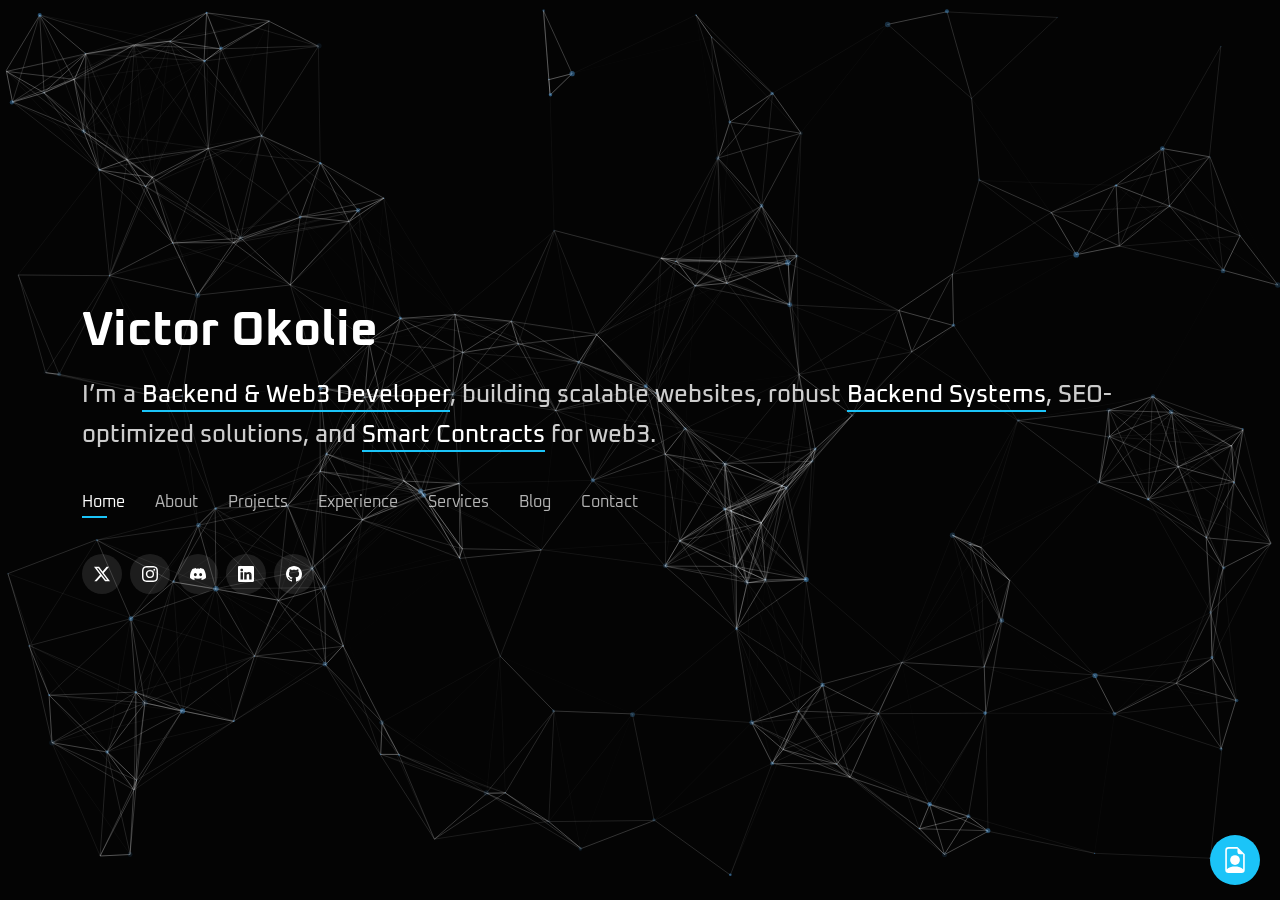
<file: index.html>
<!DOCTYPE html>
<html lang="en">

<head>
  <!-- seo  -->
  <meta charset="utf-8">
  <meta content="width=device-width, initial-scale=1.0" name="viewport">

  <title>Victor Okolie – Backend & Web3 Developer</title>
  <meta name="description" content="Backend & Web3 Developer specializing in scalable websites, backend systems, SEO-friendly solutions, and smart contract development for Web3.">
  <meta name="keywords" content="victor okolie, quest coding, questcoding, backend developer portfolio, web3 developer, django developer, python developer, smart contract developer, full-stack developer, software engineer, website developer, API development, database design, solidity developer, freelance developer">
  <meta name="author" content="Victor Okolie">
  <meta name="robots" content="index, follow">
  <meta name="google-site-verification" content="BYHfNk9mhL8WiO7GUt91PjUvwo6tgQgrXlt5xpo_5-k" />
  <meta itemprop="image" content="https://victorokolie.com/assets/img/me.webp">
  <!-- Open graph meta tags -->

  <meta property="og:type" content="website">
  <meta property="og:url" content="https://victorokolie.com/">
  <meta property="og:title" content="Victor Okolie – Backend & Web3 Developer">
  <meta property="og:description" content="Backend & Web3 Developer specializing in scalable websites, backend systems, SEO-friendly solutions, and smart contract development for Web3.">
  <meta property="og:image" content="https://victorokolie.com/og-image.png">
  <meta property="og:image:width" content="1200">
  <meta property="og:image:height" content="630">
  <meta property="og:image:alt" content="Victor Okolie – Backend & Web3 Developer Portfolio Cover Image">
  <meta property="og:site_name" content="Victor Okolie's Portfolio">
  <meta property="og:locale" content="en_US">

  <!-- twitter cards -->
  <meta name="twitter:card" content="summary_large_image" />
  <meta name="twitter:url" content="https://victorokolie.com/">
  <meta name="twitter:title" content="Victor Okolie – Backend & Web3 Developer">
  <meta name="twitter:description" content="Backend & Web3 Developer specializing in scalable websites, backend systems, SEO-friendly solutions, and smart contract development for Web3." />
  <meta name="twitter:image" content="https://victorokolie.com/og-image.png" />
  <meta name="twitter:site" content="@victorokolie_" />
  <meta name="twitter:creator" content="@victorokolie_">


  <link rel="canonical" href="https://victorokolie.com/">
  <link rel="home" href="https://victorokolie.com/">

  <!-- Favicons -->
  <link rel="icon" type="image/x-icon" href="/favicon.ico">
  <link rel="icon" type="image/png" sizes="48x48" href="https://victorokolie.com/favicon-48x48.png">
  <link rel="icon" type="image/png" sizes="32x32" href="https://victorokolie.com/favicon-32x32.png">
  <link rel="icon" type="image/png" sizes="16x16" href="https://victorokolie.com/favicon-16x16.png">
  <link rel="icon" type="image/png" href="https://victorokolie.com/favicon-96x96.png" sizes="96x96" />
  <link rel="icon" type="image/svg+xml" href="https://victorokolie.com/favicon.svg" />
  <link rel="apple-touch-icon" sizes="180x180" href="https://victorokolie.com/apple-touch-icon.png">
  <link rel="manifest" href="/site.webmanifest" />
  <meta name="theme-color" content="#000000">

  <!-- Preload critical resource  -->
  <link rel="preload" href="/assets/css/style.css" as="style">
  
  <!-- Critical CSS (load synchronously) -->
  <link href="/assets/vendor/bootstrap/css/bootstrap.min.css" rel="stylesheet">
  <link href="/assets/css/style.css" rel="stylesheet">

  <!-- Non-critical CSS (load asynchronously) -->
  <link href="assets/vendor/glightbox/css/glightbox.min.css" rel="stylesheet" media="print" onload="this.media='all'">
  <link href="assets/vendor/swiper/swiper-bundle.min.css" rel="stylesheet" media="print" onload="this.media='all'">
  
  <noscript>
    <link href="assets/vendor/glightbox/css/glightbox.min.css" rel="stylesheet">
    <link href="assets/vendor/swiper/swiper-bundle.min.css" rel="stylesheet">
  </noscript>


   <!-- Structured Data -->
  <script type="application/ld+json">
    {
      "@context": "https://schema.org",
      "@type": "Person",
      "name": "Victor Okolie",
      "jobTitle": "Backend & Web3 Developer",
      "description": "Experienced Backend & Web3 Developer specializing in Django, Python, Javascript, Solidity and scalable web applications",
      "url": "https://victorokolie.com/",
      "image": "https://victorokolie.com/og-image.png",
      "email": "me@victorokolie.com",
      "sameAs": [
        "https://www.linkedin.com/in/victor-okolie-a74623245",
        "https://github.com/VicTorQuest",
        "https://x.com/victorokolie_",
        "https://www.instagram.com/questcoding/"
      ],
      "knowsAbout": [
        "Backend Development",
        "Backend Development",
        "Django",
        "Python",
        "JavaScript",
        "Web Development",
        "Search Engine Optimization",
        "API Development",
        "Database Design",
        "Software Engineering",
        "Web3 Development",
        "Smart Contract Development",
        "Solidity",
        "Hardhat",
        "Blockchain Development"
      ]
    }
    </script>

    <script type="application/ld+json">
    {
      "@context": "https://schema.org",
      "@type": "WebSite",
      "name": "Victor Okolie Portfolio",
      "url": "https://victorokolie.com/",
      "author": {
        "@type": "Person",
        "name": "Victor Okolie"
      },
      "description": "Professional portfolio showcasing backend web development and Web3 projects, experience, and services"
    }
    </script>

    <script type="application/ld+json">
{
  "@context": "https://schema.org",
  "@type": "ProfilePage",
  "name": "Victor Okolie – Backend & Web3 Developer",
  "url": "https://victorokolie.com/",
  "description": "Backend & Web3 Developer specializing in scalable websites, backend systems, SEO-friendly solutions, and smart contract development for Web3.",
  "mainEntity": {
    "@type": "Person",
    "name": "Victor Okolie",
    "url": "https://victorokolie.com/"
  }
}
</script>


  <script src="/assets/vendor/jquery/jquery-3.6.0.js"></script>
</head>

<body>
  
  <div id="particles-js"></div>
  <div class="loader-bg">
    <div class="loader"></div>
  </div>
  <!-- ======= Header ======= -->
  <header id="header" role="banner">
    <div class="container">

      <h1><a href="/" rel="home">Victor Okolie</a></h1>
      <p class="lead">I’m a <strong>Backend & Web3 Developer</strong>, building scalable websites, robust <strong>Backend Systems</strong>, SEO-optimized solutions, and <strong>Smart Contracts</strong> for web3.</p>
      <div class="cta-buttons d-md-none mt-4">
        <a href="#projects" class="btn btn-primary btn-lg me-3">
          See My Works
        </a>
        <a href="#contact" class="btn btn-outline-light btn-lg">
         Hire Me
        </a>
      </div>


      <nav id="navbar" class="navbar" role="navigation" aria-label="Main navigation">
        <ul>
          <li><a class="nav-link active" href="#header" title="Home" aria-current="page">Home</a></li>
          <li><a class="nav-link" href="#about" title="About Victor Okolie">About</a></li>
          <li><a class="nav-link" href="#projects" title="Victor Okolie's Projects">Projects</a></li>
          <li><a class="nav-link" href="#experience" title="Victor Okolie's Experience">Experience</a></li>
          <li><a class="nav-link" href="#services" title="Victor Okolie's Services">Services</a></li>
          <li><a class="nav-link" href="#blog">Blog</a></li>
          <li><a class="nav-link" href="#contact" title="Contact Victor Okolie">Contact</a></li>
        </ul>
        <svg xmlns="http://www.w3.org/2000/svg" 
          width="24" height="24" 
          fill="currentColor" 
          viewBox="0 0 16 16"
          class="mobile-nav-toggle bi-list" 
          aria-label="Toggle mobile navigation" 
          aria-expanded="false"
          role="button">
          <path fill-rule="evenodd" d="M2.5 12a.5.5 0 0 1 .5-.5h10a.5.5 0 0 1 0 1H3a.5.5 0 0 1-.5-.5m0-4a.5.5 0 0 1 .5-.5h10a.5.5 0 0 1 0 1H3a.5.5 0 0 1-.5-.5m0-4a.5.5 0 0 1 .5-.5h10a.5.5 0 0 1 0 1H3a.5.5 0 0 1-.5-.5"/>
        </svg>
      </nav><!-- .navbar -->

      <div class="social-links" role="complementary" aria-label="Social media links">
        <a href="https://x.com/victorokolie_" target="_blank" rel="noopener" class="twitter" aria-label="Twitter">
          <svg xmlns="http://www.w3.org/2000/svg" width="16" height="16" fill="currentColor" class="bi bi-twitter-x" viewBox="0 0 16 16">
            <path d="M12.6.75h2.454l-5.36 6.142L16 15.25h-4.937l-3.867-5.07-4.425 5.07H.316l5.733-6.57L0 .75h5.063l3.495 4.633L12.601.75Zm-.86 13.028h1.36L4.323 2.145H2.865z"/>
          </svg> 
        </a>
        <a href="https://www.instagram.com/questcoding/" target="_blank" rel="noopener" class="instagram" aria-label="Instagram">
          <svg xmlns="http://www.w3.org/2000/svg" width="16" height="16" fill="currentColor" class="bi bi-instagram" viewBox="0 0 16 16">
            <path d="M8 0C5.829 0 5.556.01 4.703.048 3.85.088 3.269.222 2.76.42a3.9 3.9 0 0 0-1.417.923A3.9 3.9 0 0 0 .42 2.76C.222 3.268.087 3.85.048 4.7.01 5.555 0 5.827 0 8.001c0 2.172.01 2.444.048 3.297.04.852.174 1.433.372 1.942.205.526.478.972.923 1.417.444.445.89.719 1.416.923.51.198 1.09.333 1.942.372C5.555 15.99 5.827 16 8 16s2.444-.01 3.298-.048c.851-.04 1.434-.174 1.943-.372a3.9 3.9 0 0 0 1.416-.923c.445-.445.718-.891.923-1.417.197-.509.332-1.09.372-1.942C15.99 10.445 16 10.173 16 8s-.01-2.445-.048-3.299c-.04-.851-.175-1.433-.372-1.941a3.9 3.9 0 0 0-.923-1.417A3.9 3.9 0 0 0 13.24.42c-.51-.198-1.092-.333-1.943-.372C10.443.01 10.172 0 7.998 0zm-.717 1.442h.718c2.136 0 2.389.007 3.232.046.78.035 1.204.166 1.486.275.373.145.64.319.92.599s.453.546.598.92c.11.281.24.705.275 1.485.039.843.047 1.096.047 3.231s-.008 2.389-.047 3.232c-.035.78-.166 1.203-.275 1.485a2.5 2.5 0 0 1-.599.919c-.28.28-.546.453-.92.598-.28.11-.704.24-1.485.276-.843.038-1.096.047-3.232.047s-2.39-.009-3.233-.047c-.78-.036-1.203-.166-1.485-.276a2.5 2.5 0 0 1-.92-.598 2.5 2.5 0 0 1-.6-.92c-.109-.281-.24-.705-.275-1.485-.038-.843-.046-1.096-.046-3.233s.008-2.388.046-3.231c.036-.78.166-1.204.276-1.486.145-.373.319-.64.599-.92s.546-.453.92-.598c.282-.11.705-.24 1.485-.276.738-.034 1.024-.044 2.515-.045zm4.988 1.328a.96.96 0 1 0 0 1.92.96.96 0 0 0 0-1.92m-4.27 1.122a4.109 4.109 0 1 0 0 8.217 4.109 4.109 0 0 0 0-8.217m0 1.441a2.667 2.667 0 1 1 0 5.334 2.667 2.667 0 0 1 0-5.334"/>
          </svg>
        </a>
        <a href="https://discord.com/users/922048107099856957" target="_blank" rel="noopener" class="discord" aria-label="Discord">
          <svg xmlns="http://www.w3.org/2000/svg" width="16" height="16" fill="currentColor" class="bi bi-discord" viewBox="0 0 16 16">
            <path d="M13.545 2.907a13.2 13.2 0 0 0-3.257-1.011.05.05 0 0 0-.052.025c-.141.25-.297.577-.406.833a12.2 12.2 0 0 0-3.658 0 8 8 0 0 0-.412-.833.05.05 0 0 0-.052-.025c-1.125.194-2.22.534-3.257 1.011a.04.04 0 0 0-.021.018C.356 6.024-.213 9.047.066 12.032q.003.022.021.037a13.3 13.3 0 0 0 3.995 2.02.05.05 0 0 0 .056-.019q.463-.63.818-1.329a.05.05 0 0 0-.01-.059l-.018-.011a9 9 0 0 1-1.248-.595.05.05 0 0 1-.02-.066l.015-.019q.127-.095.248-.195a.05.05 0 0 1 .051-.007c2.619 1.196 5.454 1.196 8.041 0a.05.05 0 0 1 .053.007q.121.1.248.195a.05.05 0 0 1-.004.085 8 8 0 0 1-1.249.594.05.05 0 0 0-.03.03.05.05 0 0 0 .003.041c.24.465.515.909.817 1.329a.05.05 0 0 0 .056.019 13.2 13.2 0 0 0 4.001-2.02.05.05 0 0 0 .021-.037c.334-3.451-.559-6.449-2.366-9.106a.03.03 0 0 0-.02-.019m-8.198 7.307c-.789 0-1.438-.724-1.438-1.612s.637-1.613 1.438-1.613c.807 0 1.45.73 1.438 1.613 0 .888-.637 1.612-1.438 1.612m5.316 0c-.788 0-1.438-.724-1.438-1.612s.637-1.613 1.438-1.613c.807 0 1.451.73 1.438 1.613 0 .888-.631 1.612-1.438 1.612"/>
          </svg>
        </a>
        <a href="https://www.linkedin.com/in/victor-okolie-a74623245" target="_blank" rel="noopener" class="linkedin" aria-label="LinkedIn">
          <svg xmlns="http://www.w3.org/2000/svg" width="16" height="16" fill="currentColor" class="bi bi-linkedin" viewBox="0 0 16 16">
            <path d="M0 1.146C0 .513.526 0 1.175 0h13.65C15.474 0 16 .513 16 1.146v13.708c0 .633-.526 1.146-1.175 1.146H1.175C.526 16 0 15.487 0 14.854zm4.943 12.248V6.169H2.542v7.225zm-1.2-8.212c.837 0 1.358-.554 1.358-1.248-.015-.709-.52-1.248-1.342-1.248S2.4 3.226 2.4 3.934c0 .694.521 1.248 1.327 1.248zm4.908 8.212V9.359c0-.216.016-.432.08-.586.173-.431.568-.878 1.232-.878.869 0 1.216.662 1.216 1.634v3.865h2.401V9.25c0-2.22-1.184-3.252-2.764-3.252-1.274 0-1.845.7-2.165 1.193v.025h-.016l.016-.025V6.169h-2.4c.03.678 0 7.225 0 7.225z"/>
          </svg>
        </a>
        <a href="https://github.com/VicTorQuest/" target="_blank" rel="noopener" class="github" aria-label="GitHub">
          <svg xmlns="http://www.w3.org/2000/svg" width="16" height="16" fill="currentColor" class="bi bi-github" viewBox="0 0 16 16">
            <path d="M8 0C3.58 0 0 3.58 0 8c0 3.54 2.29 6.53 5.47 7.59.4.07.55-.17.55-.38 0-.19-.01-.82-.01-1.49-2.01.37-2.53-.49-2.69-.94-.09-.23-.48-.94-.82-1.13-.28-.15-.68-.52-.01-.53.63-.01 1.08.58 1.23.82.72 1.21 1.87.87 2.33.66.07-.52.28-.87.51-1.07-1.78-.2-3.64-.89-3.64-3.95 0-.87.31-1.59.82-2.15-.08-.2-.36-1.02.08-2.12 0 0 .67-.21 2.2.82.64-.18 1.32-.27 2-.27s1.36.09 2 .27c1.53-1.04 2.2-.82 2.2-.82.44 1.1.16 1.92.08 2.12.51.56.82 1.27.82 2.15 0 3.07-1.87 3.75-3.65 3.95.29.25.54.73.54 1.48 0 1.07-.01 1.93-.01 2.2 0 .21.15.46.55.38A8.01 8.01 0 0 0 16 8c0-4.42-3.58-8-8-8"/>
          </svg>
        </a>
      </div>

    </div>
  </header><!-- End Header -->

  <!-- ======= About Section ======= -->
        <section id="about" class="about">

            <!-- ======= About Me ======= -->
            <div class="about-me container">

                <div class="section-title">
                    <h2>About</h2>
                    <p>Learn more about me</p>
                </div>

                <div class="row">
                    <div class="col-lg-4 mt-2" data-aos="fade-right">
                        <img src="/assets/img/me.webp" loading="eager" class="img-fluid" alt="Victor Okolie's photo">
                    </div>
                    <div class="col-lg-8 pt-4 pt-lg-0 content my-auto" data-aos="fade-left">
                        <h3>Backend & Web3 Developer</h3>
                        <p>
                            Hi there, I&rsquo;m <strong>Victor Okolie</strong>, a <strong>Backend</strong>&nbsp;&amp;
                            <strong>Web3
                                Developer</strong> with a passion for creating software that blends functionality,
                            performance, and innovation. My
                            journey started with <strong>backend services and activities</strong>, where I focused on
                            building stable systems,
                            crafting efficient logic, and solving practical problems through code. This foundation
                            sharpened my ability to
                            approach challenges logically and create solutions that are not only technically sound but
                            also user-friendly.</p>

                        <p>Over time, my curiosity and drive to explore new technologies led me to <strong>transition
                                from backend development
                                into the world of Web3</strong>. Here, I expanded my expertise into blockchain, smart
                            contracts, and decentralized
                            applications, combining my backend skills with a forward-looking approach to modern web
                            solutions. This shift has
                            allowed me to bridge the gap between traditional web development and decentralized
                            technologies, giving me the ability
                            to craft products that are both scalable and future-proof.</p>

                        <p>With <strong>over 5 years of experience</strong>, I&rsquo;ve worked on diverse projects that
                            challenged me to adapt,
                            innovate, and grow as a developer. I take pride in delivering <strong>top-quality work with
                                little
                                supervision</strong>, meeting deadlines, and continuously improving with each project.
                            Collaboration also plays a
                            huge role in my journey, I enjoy working with teammates, sharing knowledge, and contributing
                            to a culture of growth
                            that pushes the entire team forward.
                        </p>


                    </div>
                </div>

            </div><!-- End About Me -->


            <!-- Stats Section -->
            <div id="stats" class="stats section">

                <div class="container" data-aos="fade-up" data-aos-delay="100">

                    <div class="row gy-4">

                        <div class="col-lg-3 col-md-6 d-flex flex-column align-items-center">
                            <svg xmlns="http://www.w3.org/2000/svg" fill="currentColor" class="bi bi-globe2"
                                viewBox="0 0 16 16">
                                <path
                                    d="M0 8a8 8 0 1 1 16 0A8 8 0 0 1 0 8m7.5-6.923c-.67.204-1.335.82-1.887 1.855q-.215.403-.395.872c.705.157 1.472.257 2.282.287zM4.249 3.539q.214-.577.481-1.078a7 7 0 0 1 .597-.933A7 7 0 0 0 3.051 3.05q.544.277 1.198.49zM3.509 7.5c.036-1.07.188-2.087.436-3.008a9 9 0 0 1-1.565-.667A6.96 6.96 0 0 0 1.018 7.5zm1.4-2.741a12.3 12.3 0 0 0-.4 2.741H7.5V5.091c-.91-.03-1.783-.145-2.591-.332M8.5 5.09V7.5h2.99a12.3 12.3 0 0 0-.399-2.741c-.808.187-1.681.301-2.591.332zM4.51 8.5c.035.987.176 1.914.399 2.741A13.6 13.6 0 0 1 7.5 10.91V8.5zm3.99 0v2.409c.91.03 1.783.145 2.591.332.223-.827.364-1.754.4-2.741zm-3.282 3.696q.18.469.395.872c.552 1.035 1.218 1.65 1.887 1.855V11.91c-.81.03-1.577.13-2.282.287zm.11 2.276a7 7 0 0 1-.598-.933 9 9 0 0 1-.481-1.079 8.4 8.4 0 0 0-1.198.49 7 7 0 0 0 2.276 1.522zm-1.383-2.964A13.4 13.4 0 0 1 3.508 8.5h-2.49a6.96 6.96 0 0 0 1.362 3.675c.47-.258.995-.482 1.565-.667m6.728 2.964a7 7 0 0 0 2.275-1.521 8.4 8.4 0 0 0-1.197-.49 9 9 0 0 1-.481 1.078 7 7 0 0 1-.597.933M8.5 11.909v3.014c.67-.204 1.335-.82 1.887-1.855q.216-.403.395-.872A12.6 12.6 0 0 0 8.5 11.91zm3.555-.401c.57.185 1.095.409 1.565.667A6.96 6.96 0 0 0 14.982 8.5h-2.49a13.4 13.4 0 0 1-.437 3.008M14.982 7.5a6.96 6.96 0 0 0-1.362-3.675c-.47.258-.995.482-1.565.667.248.92.4 1.938.437 3.008zM11.27 2.461q.266.502.482 1.078a8.4 8.4 0 0 0 1.196-.49 7 7 0 0 0-2.275-1.52c.218.283.418.597.597.932m-.488 1.343a8 8 0 0 0-.395-.872C9.835 1.897 9.17 1.282 8.5 1.077V4.09c.81-.03 1.577-.13 2.282-.287z" />
                            </svg>
                            <div class="stats-item">
                                <span data-purecounter-start="0" data-purecounter-end="232"
                                    data-purecounter-duration="1" class="purecounter"></span>
                                <h3>Web Development</h3>
                            </div>
                        </div><!-- End Stats Item -->

                        <div class="col-lg-3 col-md-6 d-flex flex-column align-items-center">
                            <svg xmlns="http://www.w3.org/2000/svg" fill="currentColor" class="bi bi-cpu"
                                viewBox="0 0 16 16">
                                <path
                                    d="M5 0a.5.5 0 0 1 .5.5V2h1V.5a.5.5 0 0 1 1 0V2h1V.5a.5.5 0 0 1 1 0V2h1V.5a.5.5 0 0 1 1 0V2A2.5 2.5 0 0 1 14 4.5h1.5a.5.5 0 0 1 0 1H14v1h1.5a.5.5 0 0 1 0 1H14v1h1.5a.5.5 0 0 1 0 1H14v1h1.5a.5.5 0 0 1 0 1H14a2.5 2.5 0 0 1-2.5 2.5v1.5a.5.5 0 0 1-1 0V14h-1v1.5a.5.5 0 0 1-1 0V14h-1v1.5a.5.5 0 0 1-1 0V14h-1v1.5a.5.5 0 0 1-1 0V14A2.5 2.5 0 0 1 2 11.5H.5a.5.5 0 0 1 0-1H2v-1H.5a.5.5 0 0 1 0-1H2v-1H.5a.5.5 0 0 1 0-1H2v-1H.5a.5.5 0 0 1 0-1H2A2.5 2.5 0 0 1 4.5 2V.5A.5.5 0 0 1 5 0m-.5 3A1.5 1.5 0 0 0 3 4.5v7A1.5 1.5 0 0 0 4.5 13h7a1.5 1.5 0 0 0 1.5-1.5v-7A1.5 1.5 0 0 0 11.5 3zM5 6.5A1.5 1.5 0 0 1 6.5 5h3A1.5 1.5 0 0 1 11 6.5v3A1.5 1.5 0 0 1 9.5 11h-3A1.5 1.5 0 0 1 5 9.5zM6.5 6a.5.5 0 0 0-.5.5v3a.5.5 0 0 0 .5.5h3a.5.5 0 0 0 .5-.5v-3a.5.5 0 0 0-.5-.5z" />
                            </svg>
                            <div class="stats-item">
                                <span data-purecounter-start="0" data-purecounter-end="521"
                                    data-purecounter-duration="1" class="purecounter"></span>
                                <h3>Blockchain & Web3</h3>
                            </div>
                        </div><!-- End Stats Item -->

                        <div class="col-lg-3 col-md-6 d-flex flex-column align-items-center">
                            <svg xmlns="http://www.w3.org/2000/svg" fill="currentColor" class="bi bi-search"
                                viewBox="-1 -1 18 18">
                                <path
                                    d="M11.742 10.344a6.5 6.5 0 1 0-1.397 1.398h-.001q.044.06.098.115l3.85 3.85a1 1 0 0 0 1.415-1.414l-3.85-3.85a1 1 0 0 0-.115-.1zM12 6.5a5.5 5.5 0 1 1-11 0 5.5 5.5 0 0 1 11 0" />
                            </svg>
                            <div class="stats-item">
                                <span data-purecounter-start="0" data-purecounter-end="1463"
                                    data-purecounter-duration="1" class="purecounter"></span>
                                <h3>Search Engine Optimization</h3>
                            </div>
                        </div><!-- End Stats Item -->

                        <div class="col-lg-3 col-md-6 d-flex flex-column align-items-center">
                            <svg xmlns="http://www.w3.org/2000/svg" fill="currentColor" class="bi bi-cloud-fog"
                                viewBox="0 0 16 16">
                                <path
                                    d="M3 13.5a.5.5 0 0 1 .5-.5h9a.5.5 0 0 1 0 1h-9a.5.5 0 0 1-.5-.5m0 2a.5.5 0 0 1 .5-.5h9a.5.5 0 0 1 0 1h-9a.5.5 0 0 1-.5-.5m10.405-9.473a5.001 5.001 0 0 0-9.499-1.004A3.5 3.5 0 1 0 3.5 12H13a3 3 0 0 0 .405-5.973M8.5 3a4 4 0 0 1 3.976 3.555.5.5 0 0 0 .5.445H13a2 2 0 0 1 0 4H3.5a2.5 2.5 0 1 1 .605-4.926.5.5 0 0 0 .596-.329A4 4 0 0 1 8.5 3" />
                            </svg>
                            <div class="stats-item">
                                <span data-purecounter-start="0" data-purecounter-end="15" data-purecounter-duration="1"
                                    class="purecounter"></span>
                                <h3>Devops & Cloud Computing</h3>
                            </div>
                        </div><!-- End Stats Item -->

                    </div>

                </div>

              </div><!-- /Stats Section -->



            <!-- Skills Section -->
            <div id="skills" class="skills section mb-5">

                <!-- Section Title -->
                <div class="container section-title" data-aos="fade-up">
                    <h2>Technologies I work with</h2>
                    <p><span>My</span> <span class="description-title">Stack</span></p>
                </div><!-- End Section Title -->

                <div class="container" data-aos="fade-up" data-aos-delay="100">

                    <div class="row skills-content skills-animation">

                        <div class="col-lg-6">

                            <div class="progress">
                                <span class="skill"><span>PYTHON</span> <i class="val">100%</i></span>
                                <div class="progress-bar-wrap">
                                    <div class="progress-bar" role="progressbar" aria-valuenow="100" aria-valuemin="0"
                                        aria-valuemax="100"></div>
                                </div>
                            </div><!-- End Skills Item -->

                            <div class="progress">
                                <span class="skill"><span>Dart</span> <i class="val">90%</i></span>
                                <div class="progress-bar-wrap">
                                    <div class="progress-bar" role="progressbar" aria-valuenow="90" aria-valuemin="0"
                                        aria-valuemax="100"></div>
                                </div>
                            </div><!-- End Skills Item -->

                            <div class="progress">
                                <span class="skill"><span>JavaScript</span> <i class="val">75%</i></span>
                                <div class="progress-bar-wrap">
                                    <div class="progress-bar" role="progressbar" aria-valuenow="75" aria-valuemin="0"
                                        aria-valuemax="100"></div>
                                </div>
                            </div><!-- End Skills Item -->

                            <div class="progress">
                                <span class="skill"><span>Typescript</span> <i class="val">75%</i></span>
                                <div class="progress-bar-wrap">
                                    <div class="progress-bar" role="progressbar" aria-valuenow="75" aria-valuemin="0"
                                        aria-valuemax="100"></div>
                                </div>
                            </div><!-- End Skills Item -->


                            <div class="progress">
                                <span class="skill"><span>Golang</span> <i class="val">55%</i></span>
                                <div class="progress-bar-wrap">
                                    <div class="progress-bar" role="progressbar" aria-valuenow="55" aria-valuemin="0"
                                        aria-valuemax="100"></div>
                                </div>
                            </div><!-- End Skills Item -->


                            <div class="progress">
                                <span class="skill"><span>PostgreSQL</span> <i class="val">55%</i></span>
                                <div class="progress-bar-wrap">
                                    <div class="progress-bar" role="progressbar" aria-valuenow="55" aria-valuemin="0"
                                        aria-valuemax="100"></div>
                                </div>
                            </div><!-- End Skills Item -->

                            <div class="progress">
                                <span class="skill"><span>Solidity</span> <i class="val">80%</i></span>
                                <div class="progress-bar-wrap">
                                    <div class="progress-bar" role="progressbar" aria-valuenow="80" aria-valuemin="0"
                                        aria-valuemax="100"></div>
                                </div>
                            </div><!-- End Skills Item -->



                            <div class="progress">
                                <span class="skill"><span>HTML</span> <i class="val">55%</i></span>
                                <div class="progress-bar-wrap">
                                    <div class="progress-bar" role="progressbar" aria-valuenow="55" aria-valuemin="0"
                                        aria-valuemax="100"></div>
                                </div>
                            </div><!-- End Skills Item -->


                            <div class="progress">
                                <span class="skill"><span>CSS</span> <i class="val">55%</i></span>
                                <div class="progress-bar-wrap">
                                    <div class="progress-bar" role="progressbar" aria-valuenow="55" aria-valuemin="0"
                                        aria-valuemax="100"></div>
                                </div>
                            </div><!-- End Skills Item -->

                        </div>

                        <div class="col-lg-6">

                            <div class="progress">
                                <span class="skill"><span>Django</span> <i class="val">90%</i></span>
                                <div class="progress-bar-wrap">
                                    <div class="progress-bar" role="progressbar" aria-valuenow="90" aria-valuemin="0"
                                        aria-valuemax="100"></div>
                                </div>
                            </div><!-- End Skills Item -->


                            <div class="progress">
                                <span class="skill"><span>Django Rest Framework</span> <i class="val">90%</i></span>
                                <div class="progress-bar-wrap">
                                    <div class="progress-bar" role="progressbar" aria-valuenow="90" aria-valuemin="0"
                                        aria-valuemax="100"></div>
                                </div>
                            </div><!-- End Skills Item -->

                            <div class="progress">
                                <span class="skill"><span>Fast API</span> <i class="val">90%</i></span>
                                <div class="progress-bar-wrap">
                                    <div class="progress-bar" role="progressbar" aria-valuenow="90" aria-valuemin="0"
                                        aria-valuemax="100"></div>
                                </div>
                            </div><!-- End Skills Item -->

                            <div class="progress">
                                <span class="skill"><span>NodeJS</span> <i class="val">90%</i></span>
                                <div class="progress-bar-wrap">
                                    <div class="progress-bar" role="progressbar" aria-valuenow="90" aria-valuemin="0"
                                        aria-valuemax="100"></div>
                                </div>
                            </div><!-- End Skills Item -->

                            <div class="progress">
                                <span class="skill"><span>ExpressJS</span> <i class="val">90%</i></span>
                                <div class="progress-bar-wrap">
                                    <div class="progress-bar" role="progressbar" aria-valuenow="90" aria-valuemin="0"
                                        aria-valuemax="100"></div>
                                </div>
                            </div><!-- End Skills Item -->


                            <div class="progress">
                                <span class="skill"><span>Hardhat</span> <i class="val">90%</i></span>
                                <div class="progress-bar-wrap">
                                    <div class="progress-bar" role="progressbar" aria-valuenow="90" aria-valuemin="0"
                                        aria-valuemax="100"></div>
                                </div>
                            </div><!-- End Skills Item -->

                            <div class="progress">
                                <span class="skill"><span>Foundry</span> <i class="val">55%</i></span>
                                <div class="progress-bar-wrap">
                                    <div class="progress-bar" role="progressbar" aria-valuenow="55" aria-valuemin="0"
                                        aria-valuemax="100"></div>
                                </div>
                            </div><!-- End Skills Item -->


                            <div class="progress">
                                <span class="skill"><span>Redis</span> <i class="val">55%</i></span>
                                <div class="progress-bar-wrap">
                                    <div class="progress-bar" role="progressbar" aria-valuenow="55" aria-valuemin="0"
                                        aria-valuemax="100"></div>
                                </div>
                            </div><!-- End Skills Item -->


                            <div class="progress">
                                <span class="skill"><span>Docker</span> <i class="val">55%</i></span>
                                <div class="progress-bar-wrap">
                                    <div class="progress-bar" role="progressbar" aria-valuenow="55" aria-valuemin="0"
                                        aria-valuemax="100"></div>
                                </div>
                            </div><!-- End Skills Item -->

                        </div>

                    </div>

                </div>

              </div><!-- /Skills Section -->



            <div id="find-me" class="find-me dark-background">
                <div class="container">
                    <h3 class="sitename">Where to Find Me?</h3>
                    <p>You can find me across these platforms where I build, share ideas, and collaborate on meaningful
                        digital projects.</p>
                    <div class="social-links d-flex justify-content-center">
                        <a href="https://x.com/victorokolie_" target="_blank" rel="noopener" class="twitter" aria-label="Twitter">
                            <svg xmlns="http://www.w3.org/2000/svg" width="16" height="16" fill="currentColor"
                                class="bi bi-twitter-x" viewBox="0 0 16 16">
                                <path
                                    d="M12.6.75h2.454l-5.36 6.142L16 15.25h-4.937l-3.867-5.07-4.425 5.07H.316l5.733-6.57L0 .75h5.063l3.495 4.633L12.601.75Zm-.86 13.028h1.36L4.323 2.145H2.865z" />
                            </svg>
                        </a>
                        <a href="https://www.instagram.com/questcoding/" target="_blank" rel="noopener" class="instagram"
                            aria-label="Instagram">
                            <svg xmlns="http://www.w3.org/2000/svg" width="16" height="16" fill="currentColor"
                                class="bi bi-instagram" viewBox="0 0 16 16">
                                <path
                                    d="M8 0C5.829 0 5.556.01 4.703.048 3.85.088 3.269.222 2.76.42a3.9 3.9 0 0 0-1.417.923A3.9 3.9 0 0 0 .42 2.76C.222 3.268.087 3.85.048 4.7.01 5.555 0 5.827 0 8.001c0 2.172.01 2.444.048 3.297.04.852.174 1.433.372 1.942.205.526.478.972.923 1.417.444.445.89.719 1.416.923.51.198 1.09.333 1.942.372C5.555 15.99 5.827 16 8 16s2.444-.01 3.298-.048c.851-.04 1.434-.174 1.943-.372a3.9 3.9 0 0 0 1.416-.923c.445-.445.718-.891.923-1.417.197-.509.332-1.09.372-1.942C15.99 10.445 16 10.173 16 8s-.01-2.445-.048-3.299c-.04-.851-.175-1.433-.372-1.941a3.9 3.9 0 0 0-.923-1.417A3.9 3.9 0 0 0 13.24.42c-.51-.198-1.092-.333-1.943-.372C10.443.01 10.172 0 7.998 0zm-.717 1.442h.718c2.136 0 2.389.007 3.232.046.78.035 1.204.166 1.486.275.373.145.64.319.92.599s.453.546.598.92c.11.281.24.705.275 1.485.039.843.047 1.096.047 3.231s-.008 2.389-.047 3.232c-.035.78-.166 1.203-.275 1.485a2.5 2.5 0 0 1-.599.919c-.28.28-.546.453-.92.598-.28.11-.704.24-1.485.276-.843.038-1.096.047-3.232.047s-2.39-.009-3.233-.047c-.78-.036-1.203-.166-1.485-.276a2.5 2.5 0 0 1-.92-.598 2.5 2.5 0 0 1-.6-.92c-.109-.281-.24-.705-.275-1.485-.038-.843-.046-1.096-.046-3.233s.008-2.388.046-3.231c.036-.78.166-1.204.276-1.486.145-.373.319-.64.599-.92s.546-.453.92-.598c.282-.11.705-.24 1.485-.276.738-.034 1.024-.044 2.515-.045zm4.988 1.328a.96.96 0 1 0 0 1.92.96.96 0 0 0 0-1.92m-4.27 1.122a4.109 4.109 0 1 0 0 8.217 4.109 4.109 0 0 0 0-8.217m0 1.441a2.667 2.667 0 1 1 0 5.334 2.667 2.667 0 0 1 0-5.334" />
                            </svg>
                        </a>
                        <a href="https://discord.com/users/922048107099856957" target="_blank" rel="noopener" class="discord"
                            aria-label="Discord">
                            <svg xmlns="http://www.w3.org/2000/svg" width="16" height="16" fill="currentColor" class="bi bi-discord"
                                viewBox="0 0 16 16">
                                <path
                                    d="M13.545 2.907a13.2 13.2 0 0 0-3.257-1.011.05.05 0 0 0-.052.025c-.141.25-.297.577-.406.833a12.2 12.2 0 0 0-3.658 0 8 8 0 0 0-.412-.833.05.05 0 0 0-.052-.025c-1.125.194-2.22.534-3.257 1.011a.04.04 0 0 0-.021.018C.356 6.024-.213 9.047.066 12.032q.003.022.021.037a13.3 13.3 0 0 0 3.995 2.02.05.05 0 0 0 .056-.019q.463-.63.818-1.329a.05.05 0 0 0-.01-.059l-.018-.011a9 9 0 0 1-1.248-.595.05.05 0 0 1-.02-.066l.015-.019q.127-.095.248-.195a.05.05 0 0 1 .051-.007c2.619 1.196 5.454 1.196 8.041 0a.05.05 0 0 1 .053.007q.121.1.248.195a.05.05 0 0 1-.004.085 8 8 0 0 1-1.249.594.05.05 0 0 0-.03.03.05.05 0 0 0 .003.041c.24.465.515.909.817 1.329a.05.05 0 0 0 .056.019 13.2 13.2 0 0 0 4.001-2.02.05.05 0 0 0 .021-.037c.334-3.451-.559-6.449-2.366-9.106a.03.03 0 0 0-.02-.019m-8.198 7.307c-.789 0-1.438-.724-1.438-1.612s.637-1.613 1.438-1.613c.807 0 1.45.73 1.438 1.613 0 .888-.637 1.612-1.438 1.612m5.316 0c-.788 0-1.438-.724-1.438-1.612s.637-1.613 1.438-1.613c.807 0 1.451.73 1.438 1.613 0 .888-.631 1.612-1.438 1.612" />
                            </svg>
                        </a>
                        <a href="https://www.linkedin.com/in/victor-okolie-a74623245" target="_blank" rel="noopener"
                            class="linkedin" aria-label="LinkedIn">
                            <svg xmlns="http://www.w3.org/2000/svg" width="16" height="16" fill="currentColor"
                                class="bi bi-linkedin" viewBox="0 0 16 16">
                                <path
                                    d="M0 1.146C0 .513.526 0 1.175 0h13.65C15.474 0 16 .513 16 1.146v13.708c0 .633-.526 1.146-1.175 1.146H1.175C.526 16 0 15.487 0 14.854zm4.943 12.248V6.169H2.542v7.225zm-1.2-8.212c.837 0 1.358-.554 1.358-1.248-.015-.709-.52-1.248-1.342-1.248S2.4 3.226 2.4 3.934c0 .694.521 1.248 1.327 1.248zm4.908 8.212V9.359c0-.216.016-.432.08-.586.173-.431.568-.878 1.232-.878.869 0 1.216.662 1.216 1.634v3.865h2.401V9.25c0-2.22-1.184-3.252-2.764-3.252-1.274 0-1.845.7-2.165 1.193v.025h-.016l.016-.025V6.169h-2.4c.03.678 0 7.225 0 7.225z" />
                            </svg>
                        </a>
                        <a href="https://github.com/VicTorQuest/" target="_blank" rel="noopener" class="github" aria-label="GitHub">
                            <svg xmlns="http://www.w3.org/2000/svg" width="16" height="16" fill="currentColor" class="bi bi-github"
                                viewBox="0 0 16 16">
                                <path
                                    d="M8 0C3.58 0 0 3.58 0 8c0 3.54 2.29 6.53 5.47 7.59.4.07.55-.17.55-.38 0-.19-.01-.82-.01-1.49-2.01.37-2.53-.49-2.69-.94-.09-.23-.48-.94-.82-1.13-.28-.15-.68-.52-.01-.53.63-.01 1.08.58 1.23.82.72 1.21 1.87.87 2.33.66.07-.52.28-.87.51-1.07-1.78-.2-3.64-.89-3.64-3.95 0-.87.31-1.59.82-2.15-.08-.2-.36-1.02.08-2.12 0 0 .67-.21 2.2.82.64-.18 1.32-.27 2-.27s1.36.09 2 .27c1.53-1.04 2.2-.82 2.2-.82.44 1.1.16 1.92.08 2.12.51.56.82 1.27.82 2.15 0 3.07-1.87 3.75-3.65 3.95.29.25.54.73.54 1.48 0 1.07-.01 1.93-.01 2.2 0 .21.15.46.55.38A8.01 8.01 0 0 0 16 8c0-4.42-3.58-8-8-8" />
                            </svg>
                        </a>
                    </div>
                </div>
            </div>


        </section>
        <!-- End About Section -->




         <!-- ======= project Section ======= -->
  <section id="projects" class="portfolio">
    <div class="container">
  
      <div class="section-title">
        <h2>Projects</h2>
        <p>My Works</p>
      </div>
  
      <div class="row">
        <nav aria-label="Project filters" class="col-lg-12 d-flex justify-content-center">
          <ul id="portfolio-flters">
            <li data-filter="*" class="filter-active">All</li>
  
            <li data-filter=".filter-Web">Web</li>
  
            <li data-filter=".filter-Web3">Web3</li>
  
  
          </ul>
        </nav>
      </div>
  
      <div class="row portfolio-container" style="position: relative; height: 729px;">
  
        <div class="col-lg-4 col-md-6 portfolio-item filter-Web" style="position: absolute; left: 342px; top: 0px;">
          <div class="portfolio-wrap">
            <img
              src="/assets/img/ventree.png"
              loading="lazy" class="img-fluid" alt="Ventree - Web project screenshot">
            <div class="portfolio-info">
              <h3>Ventree</h3>
              <p>Web</p>
              <div class="portfolio-links mt-2">
                <a href="https://github.com/say-lem/Ventree-Backend" target="_blank" rel="noopener"
                  title="View Ventree source code">
                  <svg xmlns="http://www.w3.org/2000/svg" width="16" height="16" fill="currentColor"
                    class="bi bi-code-slash" viewBox="0 0 16 16">
                    <path
                      d="M10.478 1.647a.5.5 0 1 0-.956-.294l-4 13a.5.5 0 0 0 .956.294zM4.854 4.146a.5.5 0 0 1 0 .708L1.707 8l3.147 3.146a.5.5 0 0 1-.708.708l-3.5-3.5a.5.5 0 0 1 0-.708l3.5-3.5a.5.5 0 0 1 .708 0m6.292 0a.5.5 0 0 0 0 .708L14.293 8l-3.147 3.146a.5.5 0 0 0 .708.708l3.5-3.5a.5.5 0 0 0 0-.708l-3.5-3.5a.5.5 0 0 0-.708 0">
                    </path>
                  </svg>
                </a>
                <a href="/projects/ventree/?lightbox=true" data-gallery="portfolioDetailsGallery"
                  data-glightbox="type: external" class="portfolio-details-lightbox" title="View Ventree details">
                  <svg xmlns="http://www.w3.org/2000/svg" width="16" height="16" fill="currentColor" class="bi bi-eye"
                    viewBox="0 0 16 16">
                    <path
                      d="M16 8s-3-5.5-8-5.5S0 8 0 8s3 5.5 8 5.5S16 8 16 8M1.173 8a13 13 0 0 1 1.66-2.043C4.12 4.668 5.88 3.5 8 3.5s3.879 1.168 5.168 2.457A13 13 0 0 1 14.828 8q-.086.13-.195.288c-.335.48-.83 1.12-1.465 1.755C11.879 11.332 10.119 12.5 8 12.5s-3.879-1.168-5.168-2.457A13 13 0 0 1 1.172 8z">
                    </path>
                    <path d="M8 5.5a2.5 2.5 0 1 0 0 5 2.5 2.5 0 0 0 0-5M4.5 8a3.5 3.5 0 1 1 7 0 3.5 3.5 0 0 1-7 0"></path>
                  </svg>
                </a>
              </div>
            </div>
          </div>
        </div>
  
        <div class="col-lg-4 col-md-6 portfolio-item filter-Web3" style="position: absolute; left: 0px; top: 243px;">
          <div class="portfolio-wrap">
            <img src="/assets/img/gbese.gif" loading="lazy"
              class="img-fluid" alt="Gbese App - Web3 project screenshot">
            <div class="portfolio-info">
              <h3>Gbese App</h3>
              <p>Web3</p>
              <div class="portfolio-links mt-2">
                <a href="https://github.com/Gbese-app/gbese-app" target="_blank" rel="noopener"
                  title="View Gbese App source code">
                  <svg xmlns="http://www.w3.org/2000/svg" width="16" height="16" fill="currentColor"
                    class="bi bi-code-slash" viewBox="0 0 16 16">
                    <path
                      d="M10.478 1.647a.5.5 0 1 0-.956-.294l-4 13a.5.5 0 0 0 .956.294zM4.854 4.146a.5.5 0 0 1 0 .708L1.707 8l3.147 3.146a.5.5 0 0 1-.708.708l-3.5-3.5a.5.5 0 0 1 0-.708l3.5-3.5a.5.5 0 0 1 .708 0m6.292 0a.5.5 0 0 0 0 .708L14.293 8l-3.147 3.146a.5.5 0 0 0 .708.708l3.5-3.5a.5.5 0 0 0 0-.708l-3.5-3.5a.5.5 0 0 0-.708 0">
                    </path>
                  </svg>
                </a>
                <a href="/projects/gbese-app/?lightbox=true" data-gallery="portfolioDetailsGallery"
                  data-glightbox="type: external" class="portfolio-details-lightbox" title="View Gbese App details">
                  <svg xmlns="http://www.w3.org/2000/svg" width="16" height="16" fill="currentColor" class="bi bi-eye"
                    viewBox="0 0 16 16">
                    <path
                      d="M16 8s-3-5.5-8-5.5S0 8 0 8s3 5.5 8 5.5S16 8 16 8M1.173 8a13 13 0 0 1 1.66-2.043C4.12 4.668 5.88 3.5 8 3.5s3.879 1.168 5.168 2.457A13 13 0 0 1 14.828 8q-.086.13-.195.288c-.335.48-.83 1.12-1.465 1.755C11.879 11.332 10.119 12.5 8 12.5s-3.879-1.168-5.168-2.457A13 13 0 0 1 1.172 8z">
                    </path>
                    <path d="M8 5.5a2.5 2.5 0 1 0 0 5 2.5 2.5 0 0 0 0-5M4.5 8a3.5 3.5 0 1 1 7 0 3.5 3.5 0 0 1-7 0"></path>
                  </svg>
                </a>
              </div>
            </div>
          </div>
        </div>
  
        <div class="col-lg-4 col-md-6 portfolio-item filter-Web" style="position: absolute; left: 342px; top: 243px;">
          <div class="portfolio-wrap">
            <img src="/assets/img/quest_coding.gif"
              loading="lazy" class="img-fluid" alt="Quest Coding - Web project screenshot">
            <div class="portfolio-info">
              <h3>Quest Coding</h3>
              <p>Web</p>
              <div class="portfolio-links mt-2">
                <a href="https://github.com/VicTorQuest/Quest-Coding-Blog" target="_blank" rel="noopener"
                  title="View Quest Coding source code">
                  <svg xmlns="http://www.w3.org/2000/svg" width="16" height="16" fill="currentColor"
                    class="bi bi-code-slash" viewBox="0 0 16 16">
                    <path
                      d="M10.478 1.647a.5.5 0 1 0-.956-.294l-4 13a.5.5 0 0 0 .956.294zM4.854 4.146a.5.5 0 0 1 0 .708L1.707 8l3.147 3.146a.5.5 0 0 1-.708.708l-3.5-3.5a.5.5 0 0 1 0-.708l3.5-3.5a.5.5 0 0 1 .708 0m6.292 0a.5.5 0 0 0 0 .708L14.293 8l-3.147 3.146a.5.5 0 0 0 .708.708l3.5-3.5a.5.5 0 0 0 0-.708l-3.5-3.5a.5.5 0 0 0-.708 0">
                    </path>
                  </svg>
                </a>
                <a href="/projects/quest-coding/?lightbox=true" data-gallery="portfolioDetailsGallery"
                  data-glightbox="type: external" class="portfolio-details-lightbox" title="View Quest Coding details">
                  <svg xmlns="http://www.w3.org/2000/svg" width="16" height="16" fill="currentColor" class="bi bi-eye"
                    viewBox="0 0 16 16">
                    <path
                      d="M16 8s-3-5.5-8-5.5S0 8 0 8s3 5.5 8 5.5S16 8 16 8M1.173 8a13 13 0 0 1 1.66-2.043C4.12 4.668 5.88 3.5 8 3.5s3.879 1.168 5.168 2.457A13 13 0 0 1 14.828 8q-.086.13-.195.288c-.335.48-.83 1.12-1.465 1.755C11.879 11.332 10.119 12.5 8 12.5s-3.879-1.168-5.168-2.457A13 13 0 0 1 1.172 8z">
                    </path>
                    <path d="M8 5.5a2.5 2.5 0 1 0 0 5 2.5 2.5 0 0 0 0-5M4.5 8a3.5 3.5 0 1 1 7 0 3.5 3.5 0 0 1-7 0"></path>
                  </svg>
                </a>
              </div>
            </div>
          </div>
        </div>

  
        <div class="col-lg-4 col-md-6 portfolio-item filter-Web" style="position: absolute; left: 342px; top: 486px;">
          <div class="portfolio-wrap">
            <img src="/assets/img/slize.gif" loading="lazy"
              class="img-fluid" alt="Slize - Web project screenshot">
            <div class="portfolio-info">
              <h3>Slize</h3>
              <p>Web</p>
              <div class="portfolio-links mt-2">
                <a href="https://github.com/VicTorQuest/django-urlshortener" target="_blank" rel="noopener"
                  title="View Slize source code">
                  <svg xmlns="http://www.w3.org/2000/svg" width="16" height="16" fill="currentColor"
                    class="bi bi-code-slash" viewBox="0 0 16 16">
                    <path
                      d="M10.478 1.647a.5.5 0 1 0-.956-.294l-4 13a.5.5 0 0 0 .956.294zM4.854 4.146a.5.5 0 0 1 0 .708L1.707 8l3.147 3.146a.5.5 0 0 1-.708.708l-3.5-3.5a.5.5 0 0 1 0-.708l3.5-3.5a.5.5 0 0 1 .708 0m6.292 0a.5.5 0 0 0 0 .708L14.293 8l-3.147 3.146a.5.5 0 0 0 .708.708l3.5-3.5a.5.5 0 0 0 0-.708l-3.5-3.5a.5.5 0 0 0-.708 0">
                    </path>
                  </svg>
                </a>
                <a href="/projects/slize/?lightbox=true" data-gallery="portfolioDetailsGallery"
                  data-glightbox="type: external" class="portfolio-details-lightbox" title="View Slize details">
                  <svg xmlns="http://www.w3.org/2000/svg" width="16" height="16" fill="currentColor" class="bi bi-eye"
                    viewBox="0 0 16 16">
                    <path
                      d="M16 8s-3-5.5-8-5.5S0 8 0 8s3 5.5 8 5.5S16 8 16 8M1.173 8a13 13 0 0 1 1.66-2.043C4.12 4.668 5.88 3.5 8 3.5s3.879 1.168 5.168 2.457A13 13 0 0 1 14.828 8q-.086.13-.195.288c-.335.48-.83 1.12-1.465 1.755C11.879 11.332 10.119 12.5 8 12.5s-3.879-1.168-5.168-2.457A13 13 0 0 1 1.172 8z">
                    </path>
                    <path d="M8 5.5a2.5 2.5 0 1 0 0 5 2.5 2.5 0 0 0 0-5M4.5 8a3.5 3.5 0 1 1 7 0 3.5 3.5 0 0 1-7 0"></path>
                  </svg>
                </a>
              </div>
            </div>
          </div>
        </div>


        <!-- <div class="col-lg-4 col-md-6 portfolio-item filter-Web" style="position: absolute; left: 0px; top: 0px;">
          <div class="portfolio-wrap">
            <img
              src="https://victorprofile.s3.amazonaws.com/media/project_thumbnails/Screenshot_2026-01-16_at_10.41.15.png"
              loading="lazy" class="img-fluid" alt="Kush Heaven - Web project screenshot">
            <div class="portfolio-info">
              <h4>Kush Heaven</h4>
              <p>Web</p>
              <div class="portfolio-links mt-2">
                <a href="https://github.com/VicTorQuest" target="_blank" rel="noopener"
                  title="View Kush Heaven source code">
                  <svg xmlns="http://www.w3.org/2000/svg" width="16" height="16" fill="currentColor"
                    class="bi bi-code-slash" viewBox="0 0 16 16">
                    <path
                      d="M10.478 1.647a.5.5 0 1 0-.956-.294l-4 13a.5.5 0 0 0 .956.294zM4.854 4.146a.5.5 0 0 1 0 .708L1.707 8l3.147 3.146a.5.5 0 0 1-.708.708l-3.5-3.5a.5.5 0 0 1 0-.708l3.5-3.5a.5.5 0 0 1 .708 0m6.292 0a.5.5 0 0 0 0 .708L14.293 8l-3.147 3.146a.5.5 0 0 0 .708.708l3.5-3.5a.5.5 0 0 0 0-.708l-3.5-3.5a.5.5 0 0 0-.708 0">
                    </path>
                  </svg>
                </a>
                <a href="/projects/kush-heaven/?lightbox=true" data-gallery="portfolioDetailsGallery"
                  data-glightbox="type: external" class="portfolio-details-lightbox" title="View Kush Heaven details">
                  <svg xmlns="http://www.w3.org/2000/svg" width="16" height="16" fill="currentColor" class="bi bi-eye"
                    viewBox="0 0 16 16">
                    <path
                      d="M16 8s-3-5.5-8-5.5S0 8 0 8s3 5.5 8 5.5S16 8 16 8M1.173 8a13 13 0 0 1 1.66-2.043C4.12 4.668 5.88 3.5 8 3.5s3.879 1.168 5.168 2.457A13 13 0 0 1 14.828 8q-.086.13-.195.288c-.335.48-.83 1.12-1.465 1.755C11.879 11.332 10.119 12.5 8 12.5s-3.879-1.168-5.168-2.457A13 13 0 0 1 1.172 8z">
                    </path>
                    <path d="M8 5.5a2.5 2.5 0 1 0 0 5 2.5 2.5 0 0 0 0-5M4.5 8a3.5 3.5 0 1 1 7 0 3.5 3.5 0 0 1-7 0"></path>
                  </svg>
                </a>
              </div>
            </div>
          </div>
        </div> -->
  
  
      </div>
  
    </div>
  </section>
  <!-- End project Section -->





  <!-- ======= Resume Section ======= -->
  <section id="experience" class="resume">
    <div class="container">
  
      <div class="section-title">
        <h2>Experience</h2>
        <p>Work Experience</p>
      </div>
  
      <div class="row">
        <div class="col-lg-6">
          <h3 class="resume-title">Summary</h3>
          <div class="resume-item pb-0">
            <h4>VICTOR OKOLIE</h4>
            <p>
            </p>
            <p>I build backend and Web3 systems that connect users, tokens and data, securely, efficiently and at scale.
              From smart contracts to fullstack APIs, I care about clean logic, real usage and thoughtful execution.</p>
  
            <ul>
              <li>me@victorokolie.com</li>
            </ul>
  
            <p>&nbsp;</p>
            <p></p>
          </div>
  
          <h3 class="resume-title">Education</h3>
  
          <div class="resume-item">
            <h4>BACHELOR DEGREE IN COMPUTER SCIENCE</h4>
            <h5>2019 - 2023</h5>
            <p><em>Enugu state University of Science and Technology, Agbani, Enugu</em></p>
          </div>
  
        </div>
        <div class="col-lg-6">
          <h3 class="resume-title">Professional Experience</h3>
  
          <div class="resume-item">
            <h4>BACKEND DEVELOPER(FREELANCING)</h4>
            <h5>2021 - Present</h5>
  
            <p><em>Remote</em></p>
  
            <p>
            </p>
            <ul>
              <li>Engineered modular backends for content platforms, gaming apps, and e-learning quizzes using Django.
              </li>
              <li>Secured endpoints with JWT and OAuth login (Google/GitHub), supporting 3+ multi-user platforms.</li>
              <li>Created, tested, and deployed APIs for task logic, content delivery, and checkout flows.</li>
              <li>Boosted code quality and performance with DRY patterns and optimized database queries.</li>
            </ul>
  
            <p>&nbsp;</p>
            <p></p>
          </div>

          <div class="resume-item">
            <h4>WEB3 DEVELOPER INTERN(GENESYS TECH HUB - LEARNABLE)</h4>
            <h5>2024 - 2025</h5>
  
            <p>
            </p>
            <ul>
              <li>Developed and deployed smart contracts (ERC-20, ERC-721) using Solidity, OpenZeppelin, and Hardhat for
                real-world projects</li>
              <li>Integrated wallet auth, token minting, and contract logic using Web3.js and Ethers.js</li>
              <li>Contributed to KYC verification contracts, on-chain metadata via IPFS, and security-focused contract
                reviews</li>
              <li>Worked across 3+ Web3 teams, aligning backend, contract, and frontend logic in agile sprint cycles</li>
            </ul>
            <p></p>
          </div>
  
          <div class="resume-item">
            <h4>FRONT END DEVELOPER(FREELANCING)</h4>
            <h5>2021- 2024</h5>
  
            <p><em>Remote</em></p>
  
            <p>
            </p>
            <ul>
              <li>Built responsive UI components and dynamic frontends using HTML, Bootstrap, and JavaScript</li>
              <li>Integrated frontend with REST APIs, enhancing user interaction across 5+ fullstack applications</li>
              <li>Optimized UI performance and mobile responsiveness with clean CSS and device testing</li>
            </ul>
            <p></p>
          </div>
  
  
  
        </div>
      </div>
  
    </div>
  </section>
  <!-- End experience Section -->


<!-- ======= Services Section ======= -->
  <section id="services" class="services">
    <div class="container">

      <div class="section-title">
        <h2>Services</h2>
        <p>My Services</p>
      </div>

      <div class="row">
      
        <div class="col-lg-4 col-md-6 d-flex align-items-stretch mt-4">
          <div class="icon-box">
            <div class="icon">
              <svg xmlns="http://www.w3.org/2000/svg" width="16" height="16" fill="currentColor" class="bi bi-database-check"
                viewBox="0 0 16 16">
                <path
                  d="M12.5 16a3.5 3.5 0 1 0 0-7 3.5 3.5 0 0 0 0 7m1.679-4.493-1.335 2.226a.75.75 0 0 1-1.174.144l-.774-.773a.5.5 0 0 1 .708-.708l.547.548 1.17-1.951a.5.5 0 1 1 .858.514">
                </path>
                <path
                  d="M12.096 6.223A5 5 0 0 0 13 5.698V7c0 .289-.213.654-.753 1.007a4.5 4.5 0 0 1 1.753.25V4c0-1.007-.875-1.755-1.904-2.223C11.022 1.289 9.573 1 8 1s-3.022.289-4.096.777C2.875 2.245 2 2.993 2 4v9c0 1.007.875 1.755 1.904 2.223C4.978 15.71 6.427 16 8 16c.536 0 1.058-.034 1.555-.097a4.5 4.5 0 0 1-.813-.927Q8.378 15 8 15c-1.464 0-2.766-.27-3.682-.687C3.356 13.875 3 13.373 3 13v-1.302c.271.202.58.378.904.525C4.978 12.71 6.427 13 8 13h.027a4.6 4.6 0 0 1 0-1H8c-1.464 0-2.766-.27-3.682-.687C3.356 10.875 3 10.373 3 10V8.698c.271.202.58.378.904.525C4.978 9.71 6.427 10 8 10q.393 0 .774-.024a4.5 4.5 0 0 1 1.102-1.132C9.298 8.944 8.666 9 8 9c-1.464 0-2.766-.27-3.682-.687C3.356 7.875 3 7.373 3 7V5.698c.271.202.58.378.904.525C4.978 6.711 6.427 7 8 7s3.022-.289 4.096-.777M3 4c0-.374.356-.875 1.318-1.313C5.234 2.271 6.536 2 8 2s2.766.27 3.682.687C12.644 3.125 13 3.627 13 4c0 .374-.356.875-1.318 1.313C10.766 5.729 9.464 6 8 6s-2.766-.27-3.682-.687C3.356 4.875 3 4.373 3 4">
                </path>
              </svg>
            </div>
            <h4>Database Management</h4>
            <p>I manipulate and control data to meet the necessary conditions for maintaining access to the database.</p>
          </div>
        </div>
      
        <div class="col-lg-4 col-md-6 d-flex align-items-stretch mt-4">
          <div class="icon-box">
            <div class="icon">
              <svg xmlns="http://www.w3.org/2000/svg" width="16" height="16" fill="currentColor" class="bi bi-diagram-3"
                viewBox="0 0 16 16">
                <path fill-rule="evenodd"
                  d="M6 3.5A1.5 1.5 0 0 1 7.5 2h1A1.5 1.5 0 0 1 10 3.5v1A1.5 1.5 0 0 1 8.5 6v1H14a.5.5 0 0 1 .5.5v1a.5.5 0 0 1-1 0V8h-5v.5a.5.5 0 0 1-1 0V8h-5v.5a.5.5 0 0 1-1 0v-1A.5.5 0 0 1 2 7h5.5V6A1.5 1.5 0 0 1 6 4.5zM8.5 5a.5.5 0 0 0 .5-.5v-1a.5.5 0 0 0-.5-.5h-1a.5.5 0 0 0-.5.5v1a.5.5 0 0 0 .5.5zM0 11.5A1.5 1.5 0 0 1 1.5 10h1A1.5 1.5 0 0 1 4 11.5v1A1.5 1.5 0 0 1 2.5 14h-1A1.5 1.5 0 0 1 0 12.5zm1.5-.5a.5.5 0 0 0-.5.5v1a.5.5 0 0 0 .5.5h1a.5.5 0 0 0 .5-.5v-1a.5.5 0 0 0-.5-.5zm4.5.5A1.5 1.5 0 0 1 7.5 10h1a1.5 1.5 0 0 1 1.5 1.5v1A1.5 1.5 0 0 1 8.5 14h-1A1.5 1.5 0 0 1 6 12.5zm1.5-.5a.5.5 0 0 0-.5.5v1a.5.5 0 0 0 .5.5h1a.5.5 0 0 0 .5-.5v-1a.5.5 0 0 0-.5-.5zm4.5.5a1.5 1.5 0 0 1 1.5-1.5h1a1.5 1.5 0 0 1 1.5 1.5v1a1.5 1.5 0 0 1-1.5 1.5h-1a1.5 1.5 0 0 1-1.5-1.5zm1.5-.5a.5.5 0 0 0-.5.5v1a.5.5 0 0 0 .5.5h1a.5.5 0 0 0 .5-.5v-1a.5.5 0 0 0-.5-.5z">
                </path>
              </svg>
            </div>
            <h4>API Integration</h4>
            <p>I can create a connection between two or more applications, via their APIs, that lets those systems exchange
              data</p>
          </div>
        </div>
      
        <div class="col-lg-4 col-md-6 d-flex align-items-stretch mt-4">
          <div class="icon-box">
            <div class="icon">
              <svg xmlns="http://www.w3.org/2000/svg" width="16" height="16" fill="currentColor" class="bi bi-cloud-check"
                viewBox="0 0 16 16">
                <path fill-rule="evenodd"
                  d="M10.354 6.146a.5.5 0 0 1 0 .708l-3 3a.5.5 0 0 1-.708 0l-1.5-1.5a.5.5 0 1 1 .708-.708L7 8.793l2.646-2.647a.5.5 0 0 1 .708 0">
                </path>
                <path
                  d="M4.406 3.342A5.53 5.53 0 0 1 8 2c2.69 0 4.923 2 5.166 4.579C14.758 6.804 16 8.137 16 9.773 16 11.569 14.502 13 12.687 13H3.781C1.708 13 0 11.366 0 9.318c0-1.763 1.266-3.223 2.942-3.593.143-.863.698-1.723 1.464-2.383m.653.757c-.757.653-1.153 1.44-1.153 2.056v.448l-.445.049C2.064 6.805 1 7.952 1 9.318 1 10.785 2.23 12 3.781 12h8.906C13.98 12 15 10.988 15 9.773c0-1.216-1.02-2.228-2.313-2.228h-.5v-.5C12.188 4.825 10.328 3 8 3a4.53 4.53 0 0 0-2.941 1.1z">
                </path>
              </svg>
            </div>
            <h4>Cloud Computing</h4>
            <p>Ability to manage a hosting environment and administration, as well as scale applications to handle load
              changes.</p>
          </div>
        </div>
      
        <div class="col-lg-4 col-md-6 d-flex align-items-stretch mt-4">
          <div class="icon-box">
            <div class="icon">
              <svg xmlns="http://www.w3.org/2000/svg" width="16" height="16" fill="currentColor"
                class="bi bi-wrench-adjustable-circle" viewBox="0 0 16 16">
                <path d="M12.496 8a4.5 4.5 0 0 1-1.703 3.526L9.497 8.5l2.959-1.11q.04.3.04.61"></path>
                <path
                  d="M16 8A8 8 0 1 1 0 8a8 8 0 0 1 16 0m-1 0a7 7 0 1 0-13.202 3.249l1.988-1.657a4.5 4.5 0 0 1 7.537-4.623L7.497 6.5l1 2.5 1.333 3.11c-.56.251-1.18.39-1.833.39a4.5 4.5 0 0 1-1.592-.29L4.747 14.2A7 7 0 0 0 15 8m-8.295.139a.25.25 0 0 0-.288-.376l-1.5.5.159.474.808-.27-.595.894a.25.25 0 0 0 .287.376l.808-.27-.595.894a.25.25 0 0 0 .287.376l1.5-.5-.159-.474-.808.27.596-.894a.25.25 0 0 0-.288-.376l-.808.27z">
                </path>
              </svg>
            </div>
            <h4>Technical Consulting</h4>
            <p>I consult on architecture decisions, stack selection, and technical strategy, helping teams avoid costly mistakes and ship with more confidence.</p>
          </div>
        </div>
      
        <div class="col-lg-4 col-md-6 d-flex align-items-stretch mt-4">
          <div class="icon-box">
            <div class="icon">
              <svg xmlns="http://www.w3.org/2000/svg" width="16" height="16" fill="currentColor"
                class="bi bi-globe-europe-africa" viewBox="0 0 16 16">
                <path
                  d="M8 0a8 8 0 1 0 0 16A8 8 0 0 0 8 0M3.668 2.501l-.288.646a.847.847 0 0 0 1.479.815l.245-.368a.81.81 0 0 1 1.034-.275.81.81 0 0 0 .724 0l.261-.13a1 1 0 0 1 .775-.05l.984.34q.118.04.243.054c.784.093.855.377.694.801-.155.41-.616.617-1.035.487l-.01-.003C8.274 4.663 7.748 4.5 6 4.5 4.8 4.5 3.5 5.62 3.5 7c0 1.96.826 2.166 1.696 2.382.46.115.935.233 1.304.618.449.467.393 1.181.339 1.877C6.755 12.96 6.674 14 8.5 14c1.75 0 3-3.5 3-4.5 0-.262.208-.468.444-.7.396-.392.87-.86.556-1.8-.097-.291-.396-.568-.641-.756-.174-.133-.207-.396-.052-.551a.33.33 0 0 1 .42-.042l1.085.724c.11.072.255.058.348-.035.15-.15.415-.083.489.117.16.43.445 1.05.849 1.357L15 8A7 7 0 1 1 3.668 2.501">
                </path>
              </svg>
            </div>
            <h4>SEO</h4>
            <p>I can generate traffic from natural search results in search engines through on or off-page search engine
              optimization</p>
          </div>
        </div>
      
        <div class="col-lg-4 col-md-6 d-flex align-items-stretch mt-4">
          <div class="icon-box">
            <div class="icon">
              <svg xmlns="http://www.w3.org/2000/svg" width="16" height="16" fill="currentColor"
                class="bi bi-file-earmark-code" viewBox="0 0 16 16">
                <path
                  d="M14 4.5V14a2 2 0 0 1-2 2H4a2 2 0 0 1-2-2V2a2 2 0 0 1 2-2h5.5zm-3 0A1.5 1.5 0 0 1 9.5 3V1H4a1 1 0 0 0-1 1v12a1 1 0 0 0 1 1h8a1 1 0 0 0 1-1V4.5z">
                </path>
                <path
                  d="M8.646 6.646a.5.5 0 0 1 .708 0l2 2a.5.5 0 0 1 0 .708l-2 2a.5.5 0 0 1-.708-.708L10.293 9 8.646 7.354a.5.5 0 0 1 0-.708m-1.292 0a.5.5 0 0 0-.708 0l-2 2a.5.5 0 0 0 0 .708l2 2a.5.5 0 0 0 .708-.708L5.707 9l1.647-1.646a.5.5 0 0 0 0-.708">
                </path>
              </svg>
            </div>
            <h4>Code Review & Refactoring</h4>
            <p>I review existing codebases to identify inefficiencies, eliminate redundancy, and refactor logic into clean, maintainable code that scales.
            </p>
          </div>
        </div>
      
        <div class="col-lg-4 col-md-6 d-flex align-items-stretch mt-4">
          <div class="icon-box">
            <div class="icon">
              <svg xmlns="http://www.w3.org/2000/svg" width="16" height="16" fill="currentColor" class="bi bi-shield-check"
                viewBox="0 0 16 16">
                <path
                  d="M5.338 1.59a61 61 0 0 0-2.837.856.48.48 0 0 0-.328.39c-.554 4.157.726 7.19 2.253 9.188a10.7 10.7 0 0 0 2.287 2.233c.346.244.652.42.893.533q.18.085.293.118a1 1 0 0 0 .101.025 1 1 0 0 0 .1-.025q.114-.034.294-.118c.24-.113.547-.29.893-.533a10.7 10.7 0 0 0 2.287-2.233c1.527-1.997 2.807-5.031 2.253-9.188a.48.48 0 0 0-.328-.39c-.651-.213-1.75-.56-2.837-.855C9.552 1.29 8.531 1.067 8 1.067c-.53 0-1.552.223-2.662.524zM5.072.56C6.157.265 7.31 0 8 0s1.843.265 2.928.56c1.11.3 2.229.655 2.887.87a1.54 1.54 0 0 1 1.044 1.262c.596 4.477-.787 7.795-2.465 9.99a11.8 11.8 0 0 1-2.517 2.453 7 7 0 0 1-1.048.625c-.28.132-.581.24-.829.24s-.548-.108-.829-.24a7 7 0 0 1-1.048-.625 11.8 11.8 0 0 1-2.517-2.453C1.928 10.487.545 7.169 1.141 2.692A1.54 1.54 0 0 1 2.185 1.43 63 63 0 0 1 5.072.56">
                </path>
                <path
                  d="M10.854 5.146a.5.5 0 0 1 0 .708l-3 3a.5.5 0 0 1-.708 0l-1.5-1.5a.5.5 0 1 1 .708-.708L7.5 7.793l2.646-2.647a.5.5 0 0 1 .708 0">
                </path>
              </svg>
            </div>
            <h4>Security &amp; Hack Prevention</h4>
            <p>I make sure a system is less prone to malicious attacks like cross-site scripting, SQL injection, cross-site
              request forgery, sensitive data exposure. and so on.</p>
          </div>
        </div>
      
        <div class="col-lg-4 col-md-6 d-flex align-items-stretch mt-4">
          <div class="icon-box">
            <div class="icon">
              <svg xmlns="http://www.w3.org/2000/svg" width="16" height="16" fill="currentColor"
                class="bi bi-person-workspace" viewBox="0 0 16 16">
                <path d="M4 16s-1 0-1-1 1-4 5-4 5 3 5 4-1 1-1 1zm4-5.95a2.5 2.5 0 1 0 0-5 2.5 2.5 0 0 0 0 5"></path>
                <path
                  d="M2 1a2 2 0 0 0-2 2v9.5A1.5 1.5 0 0 0 1.5 14h.653a5.4 5.4 0 0 1 1.066-2H1V3a1 1 0 0 1 1-1h12a1 1 0 0 1 1 1v9h-2.219c.554.654.89 1.373 1.066 2h.653a1.5 1.5 0 0 0 1.5-1.5V3a2 2 0 0 0-2-2z">
                </path>
              </svg>
            </div>
            <h4>Website Build & Maintenance</h4>
            <p>I use various tools, frameworks, and languages to determine how best to develop intuitive, user-friendly
              prototypes and turn them into websites.</p>
          </div>
        </div>
      
        <div class="col-lg-4 col-md-6 d-flex align-items-stretch mt-4">
          <div class="icon-box">
            <div class="icon">
              <svg xmlns="http://www.w3.org/2000/svg" width="16" height="16" fill="currentColor" class="bi bi-journal-code"
                viewBox="0 0 16 16">
                <path fill-rule="evenodd"
                  d="M8.646 5.646a.5.5 0 0 1 .708 0l2 2a.5.5 0 0 1 0 .708l-2 2a.5.5 0 0 1-.708-.708L10.293 8 8.646 6.354a.5.5 0 0 1 0-.708m-1.292 0a.5.5 0 0 0-.708 0l-2 2a.5.5 0 0 0 0 .708l2 2a.5.5 0 0 0 .708-.708L5.707 8l1.647-1.646a.5.5 0 0 0 0-.708">
                </path>
                <path
                  d="M3 0h10a2 2 0 0 1 2 2v12a2 2 0 0 1-2 2H3a2 2 0 0 1-2-2v-1h1v1a1 1 0 0 0 1 1h10a1 1 0 0 0 1-1V2a1 1 0 0 0-1-1H3a1 1 0 0 0-1 1v1H1V2a2 2 0 0 1 2-2">
                </path>
                <path
                  d="M1 5v-.5a.5.5 0 0 1 1 0V5h.5a.5.5 0 0 1 0 1h-2a.5.5 0 0 1 0-1zm0 3v-.5a.5.5 0 0 1 1 0V8h.5a.5.5 0 0 1 0 1h-2a.5.5 0 0 1 0-1zm0 3v-.5a.5.5 0 0 1 1 0v.5h.5a.5.5 0 0 1 0 1h-2a.5.5 0 0 1 0-1z">
                </path>
              </svg>
            </div>
            <h4>Troubleshooting &amp; Debugging</h4>
            <p>I'm able to troubleshoot issues and resolve them while communicating them to project managers, stakeholders,
              and QA teams.</p>
          </div>
        </div>
      
      </div>

    </div>
  </section><!-- End Services Section -->



  <!-- ======= blog Section ======= -->
  <section id="blog" class="blog">
    <div class="container" id="posts">

      <div class="section-title">
        <h2>Blog</h2>
        <p>Latest Posts</p>
      </div>

      <br>


      <div class="d-flex justify-content-center">
        <div class="spinner-border" id="blogLoader" role="status" aria-label="Loading blog posts">
          <span class="visually-hidden">Loading...</span>
        </div>
      </div>
      
      <p>Check out my <a href="https://questcoding.com/resources/tech-blog/" target="_blank" rel="noopener">Blog and tutorials at Quest Coding</a></p>
      

    </div>
  </section>
  <!-- End blog Section -->


  <!-- ======= Contact Section ======= -->
  <section id="contact" class="contact">
    <div class="container">

      <div class="section-title">
        <h2>Contact Me</h2>
        <p>Get In Touch</p>
      </div>
      <p class="mt-3 mb-4 contact-p">You have an awesome idea you want me to jump on or just want to say hi? Feel free to contact me. However, Please don't spam me :)</p>
      <div class="row mt-2">

        <div class="col-md-6 d-flex align-items-stretch">
          <div class="info-box">
            <div class="icon">
              <svg xmlns="http://www.w3.org/2000/svg" width="16" height="16" fill="currentColor" class="bi bi-share bx" viewBox="0 0 16 16">
                <path d="M13.5 1a1.5 1.5 0 1 0 0 3 1.5 1.5 0 0 0 0-3M11 2.5a2.5 2.5 0 1 1 .603 1.628l-6.718 3.12a2.5 2.5 0 0 1 0 1.504l6.718 3.12a2.5 2.5 0 1 1-.488.876l-6.718-3.12a2.5 2.5 0 1 1 0-3.256l6.718-3.12A2.5 2.5 0 0 1 11 2.5m-8.5 4a1.5 1.5 0 1 0 0 3 1.5 1.5 0 0 0 0-3m11 5.5a1.5 1.5 0 1 0 0 3 1.5 1.5 0 0 0 0-3"/>
              </svg>
            </div>
            <h3>Social Profiles</h3>
            <div class="social-links">
              
              <a href="https://x.com/victorokolie_" target="_blank" rel="noopener" class="twitter" aria-label="Twitter">
          <svg xmlns="http://www.w3.org/2000/svg" width="16" height="16" fill="currentColor" class="bi bi-twitter-x" viewBox="0 0 16 16">
            <path d="M12.6.75h2.454l-5.36 6.142L16 15.25h-4.937l-3.867-5.07-4.425 5.07H.316l5.733-6.57L0 .75h5.063l3.495 4.633L12.601.75Zm-.86 13.028h1.36L4.323 2.145H2.865z"/>
          </svg> 
        </a>
        <a href="https://www.instagram.com/questcoding/" target="_blank" rel="noopener" class="instagram" aria-label="Instagram">
          <svg xmlns="http://www.w3.org/2000/svg" width="16" height="16" fill="currentColor" class="bi bi-instagram" viewBox="0 0 16 16">
            <path d="M8 0C5.829 0 5.556.01 4.703.048 3.85.088 3.269.222 2.76.42a3.9 3.9 0 0 0-1.417.923A3.9 3.9 0 0 0 .42 2.76C.222 3.268.087 3.85.048 4.7.01 5.555 0 5.827 0 8.001c0 2.172.01 2.444.048 3.297.04.852.174 1.433.372 1.942.205.526.478.972.923 1.417.444.445.89.719 1.416.923.51.198 1.09.333 1.942.372C5.555 15.99 5.827 16 8 16s2.444-.01 3.298-.048c.851-.04 1.434-.174 1.943-.372a3.9 3.9 0 0 0 1.416-.923c.445-.445.718-.891.923-1.417.197-.509.332-1.09.372-1.942C15.99 10.445 16 10.173 16 8s-.01-2.445-.048-3.299c-.04-.851-.175-1.433-.372-1.941a3.9 3.9 0 0 0-.923-1.417A3.9 3.9 0 0 0 13.24.42c-.51-.198-1.092-.333-1.943-.372C10.443.01 10.172 0 7.998 0zm-.717 1.442h.718c2.136 0 2.389.007 3.232.046.78.035 1.204.166 1.486.275.373.145.64.319.92.599s.453.546.598.92c.11.281.24.705.275 1.485.039.843.047 1.096.047 3.231s-.008 2.389-.047 3.232c-.035.78-.166 1.203-.275 1.485a2.5 2.5 0 0 1-.599.919c-.28.28-.546.453-.92.598-.28.11-.704.24-1.485.276-.843.038-1.096.047-3.232.047s-2.39-.009-3.233-.047c-.78-.036-1.203-.166-1.485-.276a2.5 2.5 0 0 1-.92-.598 2.5 2.5 0 0 1-.6-.92c-.109-.281-.24-.705-.275-1.485-.038-.843-.046-1.096-.046-3.233s.008-2.388.046-3.231c.036-.78.166-1.204.276-1.486.145-.373.319-.64.599-.92s.546-.453.92-.598c.282-.11.705-.24 1.485-.276.738-.034 1.024-.044 2.515-.045zm4.988 1.328a.96.96 0 1 0 0 1.92.96.96 0 0 0 0-1.92m-4.27 1.122a4.109 4.109 0 1 0 0 8.217 4.109 4.109 0 0 0 0-8.217m0 1.441a2.667 2.667 0 1 1 0 5.334 2.667 2.667 0 0 1 0-5.334"/>
          </svg>
        </a>
        <a href="https://discord.com/users/922048107099856957" target="_blank" rel="noopener" class="discord" aria-label="Discord">
          <svg xmlns="http://www.w3.org/2000/svg" width="16" height="16" fill="currentColor" class="bi bi-discord" viewBox="0 0 16 16">
            <path d="M13.545 2.907a13.2 13.2 0 0 0-3.257-1.011.05.05 0 0 0-.052.025c-.141.25-.297.577-.406.833a12.2 12.2 0 0 0-3.658 0 8 8 0 0 0-.412-.833.05.05 0 0 0-.052-.025c-1.125.194-2.22.534-3.257 1.011a.04.04 0 0 0-.021.018C.356 6.024-.213 9.047.066 12.032q.003.022.021.037a13.3 13.3 0 0 0 3.995 2.02.05.05 0 0 0 .056-.019q.463-.63.818-1.329a.05.05 0 0 0-.01-.059l-.018-.011a9 9 0 0 1-1.248-.595.05.05 0 0 1-.02-.066l.015-.019q.127-.095.248-.195a.05.05 0 0 1 .051-.007c2.619 1.196 5.454 1.196 8.041 0a.05.05 0 0 1 .053.007q.121.1.248.195a.05.05 0 0 1-.004.085 8 8 0 0 1-1.249.594.05.05 0 0 0-.03.03.05.05 0 0 0 .003.041c.24.465.515.909.817 1.329a.05.05 0 0 0 .056.019 13.2 13.2 0 0 0 4.001-2.02.05.05 0 0 0 .021-.037c.334-3.451-.559-6.449-2.366-9.106a.03.03 0 0 0-.02-.019m-8.198 7.307c-.789 0-1.438-.724-1.438-1.612s.637-1.613 1.438-1.613c.807 0 1.45.73 1.438 1.613 0 .888-.637 1.612-1.438 1.612m5.316 0c-.788 0-1.438-.724-1.438-1.612s.637-1.613 1.438-1.613c.807 0 1.451.73 1.438 1.613 0 .888-.631 1.612-1.438 1.612"/>
          </svg>
        </a>
        <a href="https://www.linkedin.com/in/victor-okolie-a74623245" target="_blank" rel="noopener" class="linkedin" aria-label="LinkedIn">
          <svg xmlns="http://www.w3.org/2000/svg" width="16" height="16" fill="currentColor" class="bi bi-linkedin" viewBox="0 0 16 16">
            <path d="M0 1.146C0 .513.526 0 1.175 0h13.65C15.474 0 16 .513 16 1.146v13.708c0 .633-.526 1.146-1.175 1.146H1.175C.526 16 0 15.487 0 14.854zm4.943 12.248V6.169H2.542v7.225zm-1.2-8.212c.837 0 1.358-.554 1.358-1.248-.015-.709-.52-1.248-1.342-1.248S2.4 3.226 2.4 3.934c0 .694.521 1.248 1.327 1.248zm4.908 8.212V9.359c0-.216.016-.432.08-.586.173-.431.568-.878 1.232-.878.869 0 1.216.662 1.216 1.634v3.865h2.401V9.25c0-2.22-1.184-3.252-2.764-3.252-1.274 0-1.845.7-2.165 1.193v.025h-.016l.016-.025V6.169h-2.4c.03.678 0 7.225 0 7.225z"/>
          </svg>
        </a>
        <a href="https://github.com/VicTorQuest" target="_blank" rel="noopener" class="github" aria-label="GitHub">
          <svg xmlns="http://www.w3.org/2000/svg" width="16" height="16" fill="currentColor" class="bi bi-github" viewBox="0 0 16 16">
            <path d="M8 0C3.58 0 0 3.58 0 8c0 3.54 2.29 6.53 5.47 7.59.4.07.55-.17.55-.38 0-.19-.01-.82-.01-1.49-2.01.37-2.53-.49-2.69-.94-.09-.23-.48-.94-.82-1.13-.28-.15-.68-.52-.01-.53.63-.01 1.08.58 1.23.82.72 1.21 1.87.87 2.33.66.07-.52.28-.87.51-1.07-1.78-.2-3.64-.89-3.64-3.95 0-.87.31-1.59.82-2.15-.08-.2-.36-1.02.08-2.12 0 0 .67-.21 2.2.82.64-.18 1.32-.27 2-.27s1.36.09 2 .27c1.53-1.04 2.2-.82 2.2-.82.44 1.1.16 1.92.08 2.12.51.56.82 1.27.82 2.15 0 3.07-1.87 3.75-3.65 3.95.29.25.54.73.54 1.48 0 1.07-.01 1.93-.01 2.2 0 .21.15.46.55.38A8.01 8.01 0 0 0 16 8c0-4.42-3.58-8-8-8"/>
          </svg>
        </a>
            </div>
          </div>
        </div>

        <div class="col-md-6 mt-4 mt-md-0 d-flex align-items-stretch">
          <div class="info-box">
            <div class="icon">
              <svg xmlns="http://www.w3.org/2000/svg" width="16" height="16" fill="currentColor" class="bi bi-envelope-at bx" viewBox="0 0 16 16">
                <path d="M2 2a2 2 0 0 0-2 2v8.01A2 2 0 0 0 2 14h5.5a.5.5 0 0 0 0-1H2a1 1 0 0 1-.966-.741l5.64-3.471L8 9.583l7-4.2V8.5a.5.5 0 0 0 1 0V4a2 2 0 0 0-2-2zm3.708 6.208L1 11.105V5.383zM1 4.217V4a1 1 0 0 1 1-1h12a1 1 0 0 1 1 1v.217l-7 4.2z"/>
                <path d="M14.247 14.269c1.01 0 1.587-.857 1.587-2.025v-.21C15.834 10.43 14.64 9 12.52 9h-.035C10.42 9 9 10.36 9 12.432v.214C9 14.82 10.438 16 12.358 16h.044c.594 0 1.018-.074 1.237-.175v-.73c-.245.11-.673.18-1.18.18h-.044c-1.334 0-2.571-.788-2.571-2.655v-.157c0-1.657 1.058-2.724 2.64-2.724h.04c1.535 0 2.484 1.05 2.484 2.326v.118c0 .975-.324 1.39-.639 1.39-.232 0-.41-.148-.41-.42v-2.19h-.906v.569h-.03c-.084-.298-.368-.63-.954-.63-.778 0-1.259.555-1.259 1.4v.528c0 .892.49 1.434 1.26 1.434.471 0 .896-.227 1.014-.643h.043c.118.42.617.648 1.12.648m-2.453-1.588v-.227c0-.546.227-.791.573-.791.297 0 .572.192.572.708v.367c0 .573-.253.744-.564.744-.354 0-.581-.215-.581-.8Z"/>
              </svg>
            </div>
            <h3>Email Me</h3>
            <p>me@victorokolie.com</p>
          </div>
        </div>
      </div>
      <form action="https://formsubmit.co/eef0a3047c44b57d0fad9911af6d2835" id="email-form" method="post" role="form" class="php-email-form mt-4">
        <div class="row">
          <div class="col-md-6 form-group">
            <label for="name" class="visually-hidden">Your Name</label>
            <input type="text" name="name" class="form-control" id="name" placeholder="Your Name" required>
          </div>
          <div class="col-md-6 form-group mt-3 mt-md-0">
            <label for="email" class="visually-hidden">Your Email</label>
            <input type="email" class="form-control" name="email" id="email" placeholder="Your Email" required>
          </div>
        </div>
        <div class="form-group mt-3">
          <label for="message" class="visually-hidden">Your Message</label>
          <textarea class="form-control" name="message" id="message" rows="5" placeholder="Message" required></textarea>
        </div>
        <div class="my-3" id="status-message"></div>
        <div class="text-center"><button type="submit">Send Message</button></div>
      </form>

    </div>
  </section>
  <!-- End Contact Section -->


  <a href="/victor_okolie_resume.pdf" aria-label="Download Resume" class="resume-icon" data-toggle="tooltip" title="View Resume" download target="_blank" rel="noopener">
    <svg xmlns="http://www.w3.org/2000/svg" width="16" height="16" fill="currentColor" class="bi bi-file-earmark-person" viewBox="0 0 16 16">
      <path d="M11 8a3 3 0 1 1-6 0 3 3 0 0 1 6 0"/>
      <path d="M14 14V4.5L9.5 0H4a2 2 0 0 0-2 2v12a2 2 0 0 0 2 2h8a2 2 0 0 0 2-2M9.5 3A1.5 1.5 0 0 0 11 4.5h2v9.255S12 12 8 12s-5 1.755-5 1.755V2a1 1 0 0 1 1-1h5.5z"/>
    </svg>
  </a>


  <script>
    $(window).on('load', function () {
      setTimeout(() => {
        $(".loader-bg").fadeOut(1000);
      }, 0);
    })
   
  </script>
  
  <!-- Vendor JS Files -->
  <script defer src="/assets/vendor/bootstrap/js/bootstrap.bundle.min.js"></script>
  <script defer src="/assets/vendor/glightbox/js/glightbox.min.js"></script>
  <script defer src="/assets/vendor/isotope-layout/isotope.pkgd.min.js"></script>
  <script defer src="/assets/vendor/swiper/swiper-bundle.min.js"></script>
  <script defer src="/assets/vendor/particles-js/particles.min.js"></script>
  <script src="/assets/vendor/waypoints/noframework.waypoints.js"></script>
  

  <!-- Template Main JS File -->
  <script defer src="/assets/js/main.js"></script>

  <script defer>
    // using jQuery
    function getCookie(name) {
        var cookieValue = null;
        if (document.cookie && document.cookie !== '') {
            var cookies = document.cookie.split(';');
            for (var i = 0; i < cookies.length; i++) {
                var cookie = jQuery.trim(cookies[i]);
                // Does this cookie string begin with the name we want?
                if (cookie.substring(0, name.length + 1) === (name + '=')) {
                    cookieValue = decodeURIComponent(cookie.substring(name.length + 1));
                    break;
                }
            }
        }
        return cookieValue;
    }

    var csrftoken = getCookie('csrftoken');
    const feedbackCount = 5;

    function csrfSafeMethod(method) {
        // these HTTP methods do not require CSRF protection
        return (/^(GET|HEAD|OPTIONS|TRACE)$/.test(method));
    }
    $.ajaxSetup({
        beforeSend: function(xhr, settings) {
            if (!csrfSafeMethod(settings.type) && !this.crossDomain) {
                xhr.setRequestHeader("X-CSRFToken", csrftoken);
            }
        }
    });
  </script>

<script defer src="/assets/js/form.js"></script>


</body>

</html>
</file>
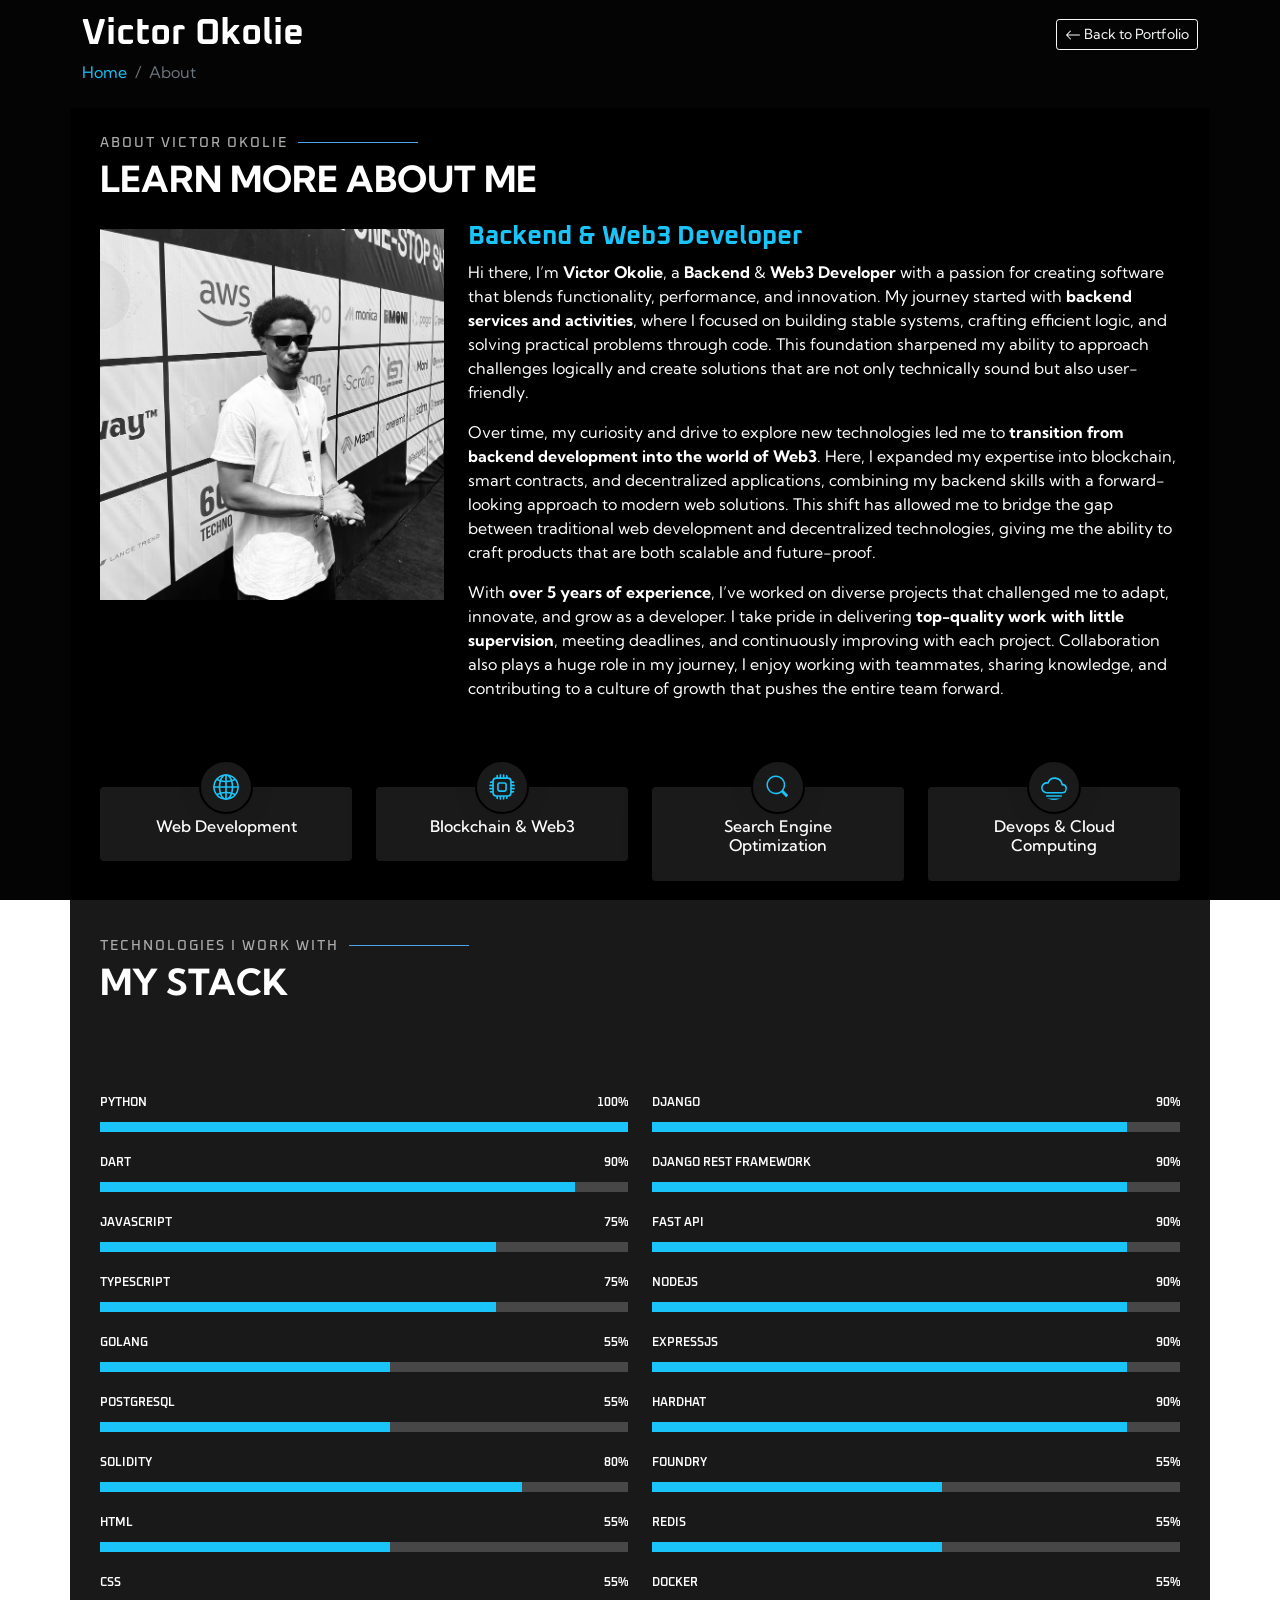
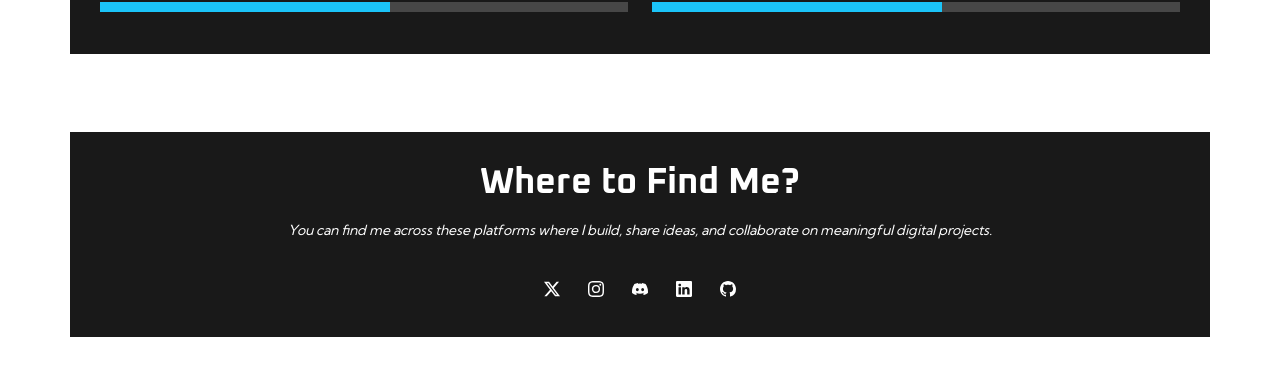
<file: about/index.html>
<!DOCTYPE html>
<html lang="en">

<head>
    <meta charset="utf-8">
    <meta content="width=device-width, initial-scale=1.0" name="viewport">

    <title>About Victor Okolie - Backend & Web3 Developer</title>
    <meta name="description"
        content="Meet Victor Okolie, a Backend & Web3 Developer with 5+ years of experience building scalable web apps, backend systems, and smart contracts with Django, Python, and Solidity.">
    <meta name="author" content="Victor Okolie" />
    <meta name="robots" content="index, follow">
    <meta name="keywords"
        content="victor okolie, quest coding, questcoding, full-stack developer portfolio, web3 developer, django developer, python developer, smart contract developer, backend developer, software engineer, website developer, API development, database design, solidity developer, freelance developer">
    <meta itemprop="image" content="https://victorokolie.com/assets/img/me.webp">
    <meta property="og:type" content="profile">
    <meta property="og:url" content="https://victorokolie.com/about/">
    <meta property="og:title" content="About Victor Okolie - Backend & Web3 Developer">
    <meta property="og:description"
        content="Meet Victor Okolie, a Backend & Web3 Developer with 5+ years of experience building scalable web apps, backend systems, and smart contracts with Django, Python, and Solidity.">
    <meta property="og:image" content="https://victorokolie.com/og-image.png">
    <meta property="og:image:width" content="1200">
    <meta property="og:image:height" content="630">
    <meta property="og:image:alt" content="About Victor Okolie - Backend & Web3 Developer">
    <meta property="og:site_name" content="Victor Okolie's Portfolio">
    <meta property="og:locale" content="en_US">



    <!-- twitter cards -->
    <meta name="twitter:card" content="summary_large_image" />
    <meta name="twitter:url" content="https://victorokolie.com/about/">
    <meta name="twitter:title" content="About Victor Okolie - Backend & Web3 Developer">
    <meta name="twitter:description"
        content="Meet Victor Okolie, a Backend & Web3 Developer with 5+ years of experience building scalable web apps, backend systems, and smart contracts with Django, Python, and Solidity.">
    <meta name="twitter:image" content="https://victorokolie.com/og-image.png">
    <meta name="twitter:site" content="@victorokolie_" />
    <meta name="twitter:creator" content="@victorokolie_">

    <!-- Canonical and Navigation -->
    <link rel="canonical" href="https://victorokolie.com/about/">
    <link rel="home" href="https://victorokolie.com/">

    <!-- Favicons -->
    <link rel="icon" type="image/x-icon" href="/favicon.ico">
    <link rel="icon" type="image/png" sizes="48x48" href="https://victorokolie.com/favicon-48x48.png">
    <link rel="icon" type="image/png" sizes="32x32" href="https://victorokolie.com/favicon-32x32.png">
    <link rel="icon" type="image/png" sizes="16x16" href="https://victorokolie.com/favicon-16x16.png">
    <link rel="icon" type="image/png" href="https://victorokolie.com/favicon-96x96.png" sizes="96x96" />
    <link rel="icon" type="image/svg+xml" href="https://victorokolie.com/favicon.svg" />
    <link rel="apple-touch-icon" sizes="180x180" href="https://victorokolie.com/apple-touch-icon.png">
    <link rel="manifest" href="/site.webmanifest" />
    <meta name="theme-color" content="#000000">

    <!-- Preload critical resource  -->
    <link rel="preload" href="/assets/css/about.css" as="style">
    <link rel="preload" href="/assets/img/me.webp" as="image">

    <!--  CSS Files -->
    <link href="/assets/vendor/bootstrap/css/bootstrap.min.css" rel="stylesheet">
    <link href="/assets/css/about.css" rel="stylesheet">


    <script type="application/ld+json">
  {
    "@context": "https://schema.org",
    "@type": "Person",
    "name": "Victor Okolie",
    "jobTitle": "Backend & Web3 Developer",
    "description": "Experienced Backend & Web3 Developer specializing in Django, Python, JavaScript, Solidity and scalable web applications",
    "url": "https://victorokolie.com/",
    "image": "https://victorokolie.com/og-image.png",
    "email": "me@victorokolie.com",
    "address": {
      "@type": "PostalAddress",
      "addressLocality": "West Africa"
    },
    "sameAs": [
      "https://www.linkedin.com/in/victor-okolie-a74623245",
      "https://github.com/VicTorQuest",
      "https://x.com/victorokolie_",
      "https://www.instagram.com/questcoding/"
    ],
    "knowsAbout": [
      "Full-Stack Development",
      "Backend Development",
      "Django",
      "Django Rest Framework",
      "Python",
      "JavaScript",
      "TypeScript",
      "React",
      "NodeJS",
      "ExpressJS",
      "FastAPI",
      "Web Development",
      "Search Engine Optimization",
      "API Development",
      "Database Design",
      "PostgreSQL",
      "Redis",
      "Docker",
      "Software Engineering",
      "Web3 Development",
      "Smart Contract Development",
      "Solidity",
      "Hardhat",
      "Foundry",
      "Blockchain Development"
    ]
  }
  </script>


    <script type="application/ld+json">
    {
    "@context": "https://schema.org",
    "@type": "BreadcrumbList",
    "itemListElement": [
        { "@type": "ListItem", "position": 1, "name": "Home", "item": "https://victorokolie.com/" },
        { "@type": "ListItem", "position": 2, "name": "About", "item": "https://victorokolie.com/about/" }
    ]
    }
</script>


</head>

<body>

    <header id="header" class="py-3">
        <div class="container d-flex justify-content-between align-items-center">
            <h1><a href="/" rel="home">Victor Okolie</a></h1>
            <a href="/" class="btn btn-outline-light btn-sm">
                <svg xmlns="http://www.w3.org/2000/svg" width="16" height="16" fill="currentColor"
                    class="bi bi-arrow-left" viewBox="0 0 16 16">
                    <path fill-rule="evenodd"
                        d="M15 8a.5.5 0 0 0-.5-.5H2.707l3.147-3.146a.5.5 0 1 0-.708-.708l-4 4a.5.5 0 0 0 0 .708l4 4a.5.5 0 0 0 .708-.708L2.707 8.5H14.5A.5.5 0 0 0 15 8" />
                </svg> Back to Portfolio
            </a>
        </div>

        <nav aria-label="breadcrumb" class="py-2">
            <div class="container">
                <ol class="breadcrumb mb-0">
                    <li class="breadcrumb-item"><a href="/">Home</a></li>
                    <li class="breadcrumb-item active" aria-current="page">About</li>
                </ol>
            </div>
        </nav>
    </header>


    <main id="main">


        <!-- ======= About Section ======= -->
        <section id="about" class="about">

            <!-- ======= About Me ======= -->
            <div class="about-me container">

                <div class="section-title">
                    <h2>About Victor Okolie</h2>
                    <p>Learn more about me</p>
                </div>

                <div class="row">
                    <div class="col-lg-4 mt-2" data-aos="fade-right">
                        <img src="/assets/img/me.webp" loading="eager" class="img-fluid" alt="Victor Okolie's photo">
                    </div>
                    <div class="col-lg-8 pt-4 pt-lg-0 content my-auto" data-aos="fade-left">
                        <h3>Backend & Web3 Developer</h3>
                        <p>
                            Hi there, I&rsquo;m <strong>Victor Okolie</strong>, a <strong>Backend</strong>&nbsp;&amp;
                            <strong>Web3
                                Developer</strong> with a passion for creating software that blends functionality,
                            performance, and innovation. My
                            journey started with <strong>backend services and activities</strong>, where I focused on
                            building stable systems,
                            crafting efficient logic, and solving practical problems through code. This foundation
                            sharpened my ability to
                            approach challenges logically and create solutions that are not only technically sound but
                            also user-friendly.</p>

                        <p>Over time, my curiosity and drive to explore new technologies led me to <strong>transition
                                from backend development
                                into the world of Web3</strong>. Here, I expanded my expertise into blockchain, smart
                            contracts, and decentralized
                            applications, combining my backend skills with a forward-looking approach to modern web
                            solutions. This shift has
                            allowed me to bridge the gap between traditional web development and decentralized
                            technologies, giving me the ability
                            to craft products that are both scalable and future-proof.</p>

                        <p>With <strong>over 5 years of experience</strong>, I&rsquo;ve worked on diverse projects that
                            challenged me to adapt,
                            innovate, and grow as a developer. I take pride in delivering <strong>top-quality work with
                                little
                                supervision</strong>, meeting deadlines, and continuously improving with each project.
                            Collaboration also plays a
                            huge role in my journey, I enjoy working with teammates, sharing knowledge, and contributing
                            to a culture of growth
                            that pushes the entire team forward.
                        </p>


                    </div>
                </div>

            </div><!-- End About Me -->


            <!-- Stats Section -->
            <section id="stats" class="stats section">

                <div class="container" data-aos="fade-up" data-aos-delay="100">

                    <div class="row gy-4">

                        <div class="col-lg-3 col-md-6 d-flex flex-column align-items-center">
                            <svg xmlns="http://www.w3.org/2000/svg" fill="currentColor" class="bi bi-globe2"
                                viewBox="0 0 16 16">
                                <path
                                    d="M0 8a8 8 0 1 1 16 0A8 8 0 0 1 0 8m7.5-6.923c-.67.204-1.335.82-1.887 1.855q-.215.403-.395.872c.705.157 1.472.257 2.282.287zM4.249 3.539q.214-.577.481-1.078a7 7 0 0 1 .597-.933A7 7 0 0 0 3.051 3.05q.544.277 1.198.49zM3.509 7.5c.036-1.07.188-2.087.436-3.008a9 9 0 0 1-1.565-.667A6.96 6.96 0 0 0 1.018 7.5zm1.4-2.741a12.3 12.3 0 0 0-.4 2.741H7.5V5.091c-.91-.03-1.783-.145-2.591-.332M8.5 5.09V7.5h2.99a12.3 12.3 0 0 0-.399-2.741c-.808.187-1.681.301-2.591.332zM4.51 8.5c.035.987.176 1.914.399 2.741A13.6 13.6 0 0 1 7.5 10.91V8.5zm3.99 0v2.409c.91.03 1.783.145 2.591.332.223-.827.364-1.754.4-2.741zm-3.282 3.696q.18.469.395.872c.552 1.035 1.218 1.65 1.887 1.855V11.91c-.81.03-1.577.13-2.282.287zm.11 2.276a7 7 0 0 1-.598-.933 9 9 0 0 1-.481-1.079 8.4 8.4 0 0 0-1.198.49 7 7 0 0 0 2.276 1.522zm-1.383-2.964A13.4 13.4 0 0 1 3.508 8.5h-2.49a6.96 6.96 0 0 0 1.362 3.675c.47-.258.995-.482 1.565-.667m6.728 2.964a7 7 0 0 0 2.275-1.521 8.4 8.4 0 0 0-1.197-.49 9 9 0 0 1-.481 1.078 7 7 0 0 1-.597.933M8.5 11.909v3.014c.67-.204 1.335-.82 1.887-1.855q.216-.403.395-.872A12.6 12.6 0 0 0 8.5 11.91zm3.555-.401c.57.185 1.095.409 1.565.667A6.96 6.96 0 0 0 14.982 8.5h-2.49a13.4 13.4 0 0 1-.437 3.008M14.982 7.5a6.96 6.96 0 0 0-1.362-3.675c-.47.258-.995.482-1.565.667.248.92.4 1.938.437 3.008zM11.27 2.461q.266.502.482 1.078a8.4 8.4 0 0 0 1.196-.49 7 7 0 0 0-2.275-1.52c.218.283.418.597.597.932m-.488 1.343a8 8 0 0 0-.395-.872C9.835 1.897 9.17 1.282 8.5 1.077V4.09c.81-.03 1.577-.13 2.282-.287z" />
                            </svg>
                            <div class="stats-item">
                                <span data-purecounter-start="0" data-purecounter-end="232"
                                    data-purecounter-duration="1" class="purecounter"></span>
                                <h3>Web Development</h3>
                            </div>
                        </div><!-- End Stats Item -->

                        <div class="col-lg-3 col-md-6 d-flex flex-column align-items-center">
                            <svg xmlns="http://www.w3.org/2000/svg" fill="currentColor" class="bi bi-cpu"
                                viewBox="0 0 16 16">
                                <path
                                    d="M5 0a.5.5 0 0 1 .5.5V2h1V.5a.5.5 0 0 1 1 0V2h1V.5a.5.5 0 0 1 1 0V2h1V.5a.5.5 0 0 1 1 0V2A2.5 2.5 0 0 1 14 4.5h1.5a.5.5 0 0 1 0 1H14v1h1.5a.5.5 0 0 1 0 1H14v1h1.5a.5.5 0 0 1 0 1H14v1h1.5a.5.5 0 0 1 0 1H14a2.5 2.5 0 0 1-2.5 2.5v1.5a.5.5 0 0 1-1 0V14h-1v1.5a.5.5 0 0 1-1 0V14h-1v1.5a.5.5 0 0 1-1 0V14h-1v1.5a.5.5 0 0 1-1 0V14A2.5 2.5 0 0 1 2 11.5H.5a.5.5 0 0 1 0-1H2v-1H.5a.5.5 0 0 1 0-1H2v-1H.5a.5.5 0 0 1 0-1H2v-1H.5a.5.5 0 0 1 0-1H2A2.5 2.5 0 0 1 4.5 2V.5A.5.5 0 0 1 5 0m-.5 3A1.5 1.5 0 0 0 3 4.5v7A1.5 1.5 0 0 0 4.5 13h7a1.5 1.5 0 0 0 1.5-1.5v-7A1.5 1.5 0 0 0 11.5 3zM5 6.5A1.5 1.5 0 0 1 6.5 5h3A1.5 1.5 0 0 1 11 6.5v3A1.5 1.5 0 0 1 9.5 11h-3A1.5 1.5 0 0 1 5 9.5zM6.5 6a.5.5 0 0 0-.5.5v3a.5.5 0 0 0 .5.5h3a.5.5 0 0 0 .5-.5v-3a.5.5 0 0 0-.5-.5z" />
                            </svg>
                            <div class="stats-item">
                                <span data-purecounter-start="0" data-purecounter-end="521"
                                    data-purecounter-duration="1" class="purecounter"></span>
                                <h3>Blockchain & Web3</h3>
                            </div>
                        </div><!-- End Stats Item -->

                        <div class="col-lg-3 col-md-6 d-flex flex-column align-items-center">
                            <svg xmlns="http://www.w3.org/2000/svg" fill="currentColor" class="bi bi-search"
                                viewBox="-1 -1 18 18">
                                <path
                                    d="M11.742 10.344a6.5 6.5 0 1 0-1.397 1.398h-.001q.044.06.098.115l3.85 3.85a1 1 0 0 0 1.415-1.414l-3.85-3.85a1 1 0 0 0-.115-.1zM12 6.5a5.5 5.5 0 1 1-11 0 5.5 5.5 0 0 1 11 0" />
                            </svg>
                            <div class="stats-item">
                                <span data-purecounter-start="0" data-purecounter-end="1463"
                                    data-purecounter-duration="1" class="purecounter"></span>
                                <h3>Search Engine Optimization</h3>
                            </div>
                        </div><!-- End Stats Item -->

                        <div class="col-lg-3 col-md-6 d-flex flex-column align-items-center">
                            <svg xmlns="http://www.w3.org/2000/svg" fill="currentColor" class="bi bi-cloud-fog"
                                viewBox="0 0 16 16">
                                <path
                                    d="M3 13.5a.5.5 0 0 1 .5-.5h9a.5.5 0 0 1 0 1h-9a.5.5 0 0 1-.5-.5m0 2a.5.5 0 0 1 .5-.5h9a.5.5 0 0 1 0 1h-9a.5.5 0 0 1-.5-.5m10.405-9.473a5.001 5.001 0 0 0-9.499-1.004A3.5 3.5 0 1 0 3.5 12H13a3 3 0 0 0 .405-5.973M8.5 3a4 4 0 0 1 3.976 3.555.5.5 0 0 0 .5.445H13a2 2 0 0 1 0 4H3.5a2.5 2.5 0 1 1 .605-4.926.5.5 0 0 0 .596-.329A4 4 0 0 1 8.5 3" />
                            </svg>
                            <div class="stats-item">
                                <span data-purecounter-start="0" data-purecounter-end="15" data-purecounter-duration="1"
                                    class="purecounter"></span>
                                <h3>Devops & Cloud Computing</h3>
                            </div>
                        </div><!-- End Stats Item -->

                    </div>

                </div>

            </section><!-- /Stats Section -->



            <!-- Skills Section -->
            <section id="skills" class="skills section mb-5">

                <!-- Section Title -->
                <div class="container section-title" data-aos="fade-up">
                    <h2>Technologies i work with</h2>
                    <p><span>My</span> <span class="description-title">Stack</span></p>
                </div><!-- End Section Title -->

                <div class="container" data-aos="fade-up" data-aos-delay="100">

                    <div class="row skills-content skills-animation">

                        <div class="col-lg-6">

                            <div class="progress">
                                <span class="skill"><span>PYTHON</span> <i class="val">100%</i></span>
                                <div class="progress-bar-wrap">
                                    <div class="progress-bar" role="progressbar" aria-valuenow="100" aria-valuemin="0"
                                        aria-valuemax="100"></div>
                                </div>
                            </div><!-- End Skills Item -->

                            <div class="progress">
                                <span class="skill"><span>Dart</span> <i class="val">90%</i></span>
                                <div class="progress-bar-wrap">
                                    <div class="progress-bar" role="progressbar" aria-valuenow="90" aria-valuemin="0"
                                        aria-valuemax="100"></div>
                                </div>
                            </div><!-- End Skills Item -->

                            <div class="progress">
                                <span class="skill"><span>JavaScript</span> <i class="val">75%</i></span>
                                <div class="progress-bar-wrap">
                                    <div class="progress-bar" role="progressbar" aria-valuenow="75" aria-valuemin="0"
                                        aria-valuemax="100"></div>
                                </div>
                            </div><!-- End Skills Item -->

                            <div class="progress">
                                <span class="skill"><span>Typescript</span> <i class="val">75%</i></span>
                                <div class="progress-bar-wrap">
                                    <div class="progress-bar" role="progressbar" aria-valuenow="75" aria-valuemin="0"
                                        aria-valuemax="100"></div>
                                </div>
                            </div><!-- End Skills Item -->


                            <div class="progress">
                                <span class="skill"><span>Golang</span> <i class="val">55%</i></span>
                                <div class="progress-bar-wrap">
                                    <div class="progress-bar" role="progressbar" aria-valuenow="55" aria-valuemin="0"
                                        aria-valuemax="100"></div>
                                </div>
                            </div><!-- End Skills Item -->


                            <div class="progress">
                                <span class="skill"><span>PostgreSQL</span> <i class="val">55%</i></span>
                                <div class="progress-bar-wrap">
                                    <div class="progress-bar" role="progressbar" aria-valuenow="55" aria-valuemin="0"
                                        aria-valuemax="100"></div>
                                </div>
                            </div><!-- End Skills Item -->

                            <div class="progress">
                                <span class="skill"><span>Solidity</span> <i class="val">80%</i></span>
                                <div class="progress-bar-wrap">
                                    <div class="progress-bar" role="progressbar" aria-valuenow="80" aria-valuemin="0"
                                        aria-valuemax="100"></div>
                                </div>
                            </div><!-- End Skills Item -->



                            <div class="progress">
                                <span class="skill"><span>HTML</span> <i class="val">55%</i></span>
                                <div class="progress-bar-wrap">
                                    <div class="progress-bar" role="progressbar" aria-valuenow="55" aria-valuemin="0"
                                        aria-valuemax="100"></div>
                                </div>
                            </div><!-- End Skills Item -->


                            <div class="progress">
                                <span class="skill"><span>CSS</span> <i class="val">55%</i></span>
                                <div class="progress-bar-wrap">
                                    <div class="progress-bar" role="progressbar" aria-valuenow="55" aria-valuemin="0"
                                        aria-valuemax="100"></div>
                                </div>
                            </div><!-- End Skills Item -->

                        </div>

                        <div class="col-lg-6">

                            <div class="progress">
                                <span class="skill"><span>Django</span> <i class="val">90%</i></span>
                                <div class="progress-bar-wrap">
                                    <div class="progress-bar" role="progressbar" aria-valuenow="90" aria-valuemin="0"
                                        aria-valuemax="100"></div>
                                </div>
                            </div><!-- End Skills Item -->


                            <div class="progress">
                                <span class="skill"><span>Django Rest Framework</span> <i class="val">90%</i></span>
                                <div class="progress-bar-wrap">
                                    <div class="progress-bar" role="progressbar" aria-valuenow="90" aria-valuemin="0"
                                        aria-valuemax="100"></div>
                                </div>
                            </div><!-- End Skills Item -->

                            <div class="progress">
                                <span class="skill"><span>Fast API</span> <i class="val">90%</i></span>
                                <div class="progress-bar-wrap">
                                    <div class="progress-bar" role="progressbar" aria-valuenow="90" aria-valuemin="0"
                                        aria-valuemax="100"></div>
                                </div>
                            </div><!-- End Skills Item -->

                            <div class="progress">
                                <span class="skill"><span>NodeJS</span> <i class="val">90%</i></span>
                                <div class="progress-bar-wrap">
                                    <div class="progress-bar" role="progressbar" aria-valuenow="90" aria-valuemin="0"
                                        aria-valuemax="100"></div>
                                </div>
                            </div><!-- End Skills Item -->

                            <div class="progress">
                                <span class="skill"><span>ExpressJS</span> <i class="val">90%</i></span>
                                <div class="progress-bar-wrap">
                                    <div class="progress-bar" role="progressbar" aria-valuenow="90" aria-valuemin="0"
                                        aria-valuemax="100"></div>
                                </div>
                            </div><!-- End Skills Item -->


                            <div class="progress">
                                <span class="skill"><span>Hardhat</span> <i class="val">90%</i></span>
                                <div class="progress-bar-wrap">
                                    <div class="progress-bar" role="progressbar" aria-valuenow="90" aria-valuemin="0"
                                        aria-valuemax="100"></div>
                                </div>
                            </div><!-- End Skills Item -->

                            <div class="progress">
                                <span class="skill"><span>Foundry</span> <i class="val">55%</i></span>
                                <div class="progress-bar-wrap">
                                    <div class="progress-bar" role="progressbar" aria-valuenow="55" aria-valuemin="0"
                                        aria-valuemax="100"></div>
                                </div>
                            </div><!-- End Skills Item -->


                            <div class="progress">
                                <span class="skill"><span>Redis</span> <i class="val">55%</i></span>
                                <div class="progress-bar-wrap">
                                    <div class="progress-bar" role="progressbar" aria-valuenow="55" aria-valuemin="0"
                                        aria-valuemax="100"></div>
                                </div>
                            </div><!-- End Skills Item -->


                            <div class="progress">
                                <span class="skill"><span>Docker</span> <i class="val">55%</i></span>
                                <div class="progress-bar-wrap">
                                    <div class="progress-bar" role="progressbar" aria-valuenow="55" aria-valuemin="0"
                                        aria-valuemax="100"></div>
                                </div>
                            </div><!-- End Skills Item -->

                        </div>

                    </div>

                </div>

            </section><!-- /Skills Section -->



            <div id="find-me" class="find-me dark-background">
                <div class="container">
                    <h3 class="sitename">Where to Find Me?</h3>
                    <p>You can find me across these platforms where I build, share ideas, and collaborate on meaningful
                        digital projects.</p>
                    <div class="social-links d-flex justify-content-center">
                        <a href="https://x.com/victorokolie_" target="_blank" rel="noopener" class="twitter" aria-label="Twitter">
                            <svg xmlns="http://www.w3.org/2000/svg" width="16" height="16" fill="currentColor"
                                class="bi bi-twitter-x" viewBox="0 0 16 16">
                                <path
                                    d="M12.6.75h2.454l-5.36 6.142L16 15.25h-4.937l-3.867-5.07-4.425 5.07H.316l5.733-6.57L0 .75h5.063l3.495 4.633L12.601.75Zm-.86 13.028h1.36L4.323 2.145H2.865z" />
                            </svg>
                        </a>
                        <a href="https://www.instagram.com/questcoding/" target="_blank" rel="noopener" class="instagram"
                            aria-label="Instagram">
                            <svg xmlns="http://www.w3.org/2000/svg" width="16" height="16" fill="currentColor"
                                class="bi bi-instagram" viewBox="0 0 16 16">
                                <path
                                    d="M8 0C5.829 0 5.556.01 4.703.048 3.85.088 3.269.222 2.76.42a3.9 3.9 0 0 0-1.417.923A3.9 3.9 0 0 0 .42 2.76C.222 3.268.087 3.85.048 4.7.01 5.555 0 5.827 0 8.001c0 2.172.01 2.444.048 3.297.04.852.174 1.433.372 1.942.205.526.478.972.923 1.417.444.445.89.719 1.416.923.51.198 1.09.333 1.942.372C5.555 15.99 5.827 16 8 16s2.444-.01 3.298-.048c.851-.04 1.434-.174 1.943-.372a3.9 3.9 0 0 0 1.416-.923c.445-.445.718-.891.923-1.417.197-.509.332-1.09.372-1.942C15.99 10.445 16 10.173 16 8s-.01-2.445-.048-3.299c-.04-.851-.175-1.433-.372-1.941a3.9 3.9 0 0 0-.923-1.417A3.9 3.9 0 0 0 13.24.42c-.51-.198-1.092-.333-1.943-.372C10.443.01 10.172 0 7.998 0zm-.717 1.442h.718c2.136 0 2.389.007 3.232.046.78.035 1.204.166 1.486.275.373.145.64.319.92.599s.453.546.598.92c.11.281.24.705.275 1.485.039.843.047 1.096.047 3.231s-.008 2.389-.047 3.232c-.035.78-.166 1.203-.275 1.485a2.5 2.5 0 0 1-.599.919c-.28.28-.546.453-.92.598-.28.11-.704.24-1.485.276-.843.038-1.096.047-3.232.047s-2.39-.009-3.233-.047c-.78-.036-1.203-.166-1.485-.276a2.5 2.5 0 0 1-.92-.598 2.5 2.5 0 0 1-.6-.92c-.109-.281-.24-.705-.275-1.485-.038-.843-.046-1.096-.046-3.233s.008-2.388.046-3.231c.036-.78.166-1.204.276-1.486.145-.373.319-.64.599-.92s.546-.453.92-.598c.282-.11.705-.24 1.485-.276.738-.034 1.024-.044 2.515-.045zm4.988 1.328a.96.96 0 1 0 0 1.92.96.96 0 0 0 0-1.92m-4.27 1.122a4.109 4.109 0 1 0 0 8.217 4.109 4.109 0 0 0 0-8.217m0 1.441a2.667 2.667 0 1 1 0 5.334 2.667 2.667 0 0 1 0-5.334" />
                            </svg>
                        </a>
                        <a href="https://discord.com/users/922048107099856957" target="_blank" rel="noopener" class="discord"
                            aria-label="Discord">
                            <svg xmlns="http://www.w3.org/2000/svg" width="16" height="16" fill="currentColor" class="bi bi-discord"
                                viewBox="0 0 16 16">
                                <path
                                    d="M13.545 2.907a13.2 13.2 0 0 0-3.257-1.011.05.05 0 0 0-.052.025c-.141.25-.297.577-.406.833a12.2 12.2 0 0 0-3.658 0 8 8 0 0 0-.412-.833.05.05 0 0 0-.052-.025c-1.125.194-2.22.534-3.257 1.011a.04.04 0 0 0-.021.018C.356 6.024-.213 9.047.066 12.032q.003.022.021.037a13.3 13.3 0 0 0 3.995 2.02.05.05 0 0 0 .056-.019q.463-.63.818-1.329a.05.05 0 0 0-.01-.059l-.018-.011a9 9 0 0 1-1.248-.595.05.05 0 0 1-.02-.066l.015-.019q.127-.095.248-.195a.05.05 0 0 1 .051-.007c2.619 1.196 5.454 1.196 8.041 0a.05.05 0 0 1 .053.007q.121.1.248.195a.05.05 0 0 1-.004.085 8 8 0 0 1-1.249.594.05.05 0 0 0-.03.03.05.05 0 0 0 .003.041c.24.465.515.909.817 1.329a.05.05 0 0 0 .056.019 13.2 13.2 0 0 0 4.001-2.02.05.05 0 0 0 .021-.037c.334-3.451-.559-6.449-2.366-9.106a.03.03 0 0 0-.02-.019m-8.198 7.307c-.789 0-1.438-.724-1.438-1.612s.637-1.613 1.438-1.613c.807 0 1.45.73 1.438 1.613 0 .888-.637 1.612-1.438 1.612m5.316 0c-.788 0-1.438-.724-1.438-1.612s.637-1.613 1.438-1.613c.807 0 1.451.73 1.438 1.613 0 .888-.631 1.612-1.438 1.612" />
                            </svg>
                        </a>
                        <a href="https://www.linkedin.com/in/victor-okolie-a74623245" target="_blank" rel="noopener"
                            class="linkedin" aria-label="LinkedIn">
                            <svg xmlns="http://www.w3.org/2000/svg" width="16" height="16" fill="currentColor"
                                class="bi bi-linkedin" viewBox="0 0 16 16">
                                <path
                                    d="M0 1.146C0 .513.526 0 1.175 0h13.65C15.474 0 16 .513 16 1.146v13.708c0 .633-.526 1.146-1.175 1.146H1.175C.526 16 0 15.487 0 14.854zm4.943 12.248V6.169H2.542v7.225zm-1.2-8.212c.837 0 1.358-.554 1.358-1.248-.015-.709-.52-1.248-1.342-1.248S2.4 3.226 2.4 3.934c0 .694.521 1.248 1.327 1.248zm4.908 8.212V9.359c0-.216.016-.432.08-.586.173-.431.568-.878 1.232-.878.869 0 1.216.662 1.216 1.634v3.865h2.401V9.25c0-2.22-1.184-3.252-2.764-3.252-1.274 0-1.845.7-2.165 1.193v.025h-.016l.016-.025V6.169h-2.4c.03.678 0 7.225 0 7.225z" />
                            </svg>
                        </a>
                        <a href="https://github.com/VicTorQuest/" target="_blank" rel="noopener" class="github" aria-label="GitHub">
                            <svg xmlns="http://www.w3.org/2000/svg" width="16" height="16" fill="currentColor" class="bi bi-github"
                                viewBox="0 0 16 16">
                                <path
                                    d="M8 0C3.58 0 0 3.58 0 8c0 3.54 2.29 6.53 5.47 7.59.4.07.55-.17.55-.38 0-.19-.01-.82-.01-1.49-2.01.37-2.53-.49-2.69-.94-.09-.23-.48-.94-.82-1.13-.28-.15-.68-.52-.01-.53.63-.01 1.08.58 1.23.82.72 1.21 1.87.87 2.33.66.07-.52.28-.87.51-1.07-1.78-.2-3.64-.89-3.64-3.95 0-.87.31-1.59.82-2.15-.08-.2-.36-1.02.08-2.12 0 0 .67-.21 2.2.82.64-.18 1.32-.27 2-.27s1.36.09 2 .27c1.53-1.04 2.2-.82 2.2-.82.44 1.1.16 1.92.08 2.12.51.56.82 1.27.82 2.15 0 3.07-1.87 3.75-3.65 3.95.29.25.54.73.54 1.48 0 1.07-.01 1.93-.01 2.2 0 .21.15.46.55.38A8.01 8.01 0 0 0 16 8c0-4.42-3.58-8-8-8" />
                            </svg>
                        </a>
                    </div>
                </div>
            </div>


        </section>
        <!-- End About Section -->



    </main><!-- End #main -->

    <!-- Vendor JS Files -->
    <script src="/assets/vendor/bootstrap/js/bootstrap.bundle.min.js"></script>
    <script src="/assets/vendor/waypoints/noframework.waypoints.js"></script>
    <script>
        /**
       * Animate the skills items on reveal
       */
        let skillsAnimation = document.querySelectorAll('.skills-animation');
        skillsAnimation.forEach((item) => {
            new Waypoint({
                element: item,
                offset: '80%',
                handler: function (direction) {
                    let progress = item.querySelectorAll('.progress .progress-bar');
                    progress.forEach(el => {
                        el.style.width = el.getAttribute('aria-valuenow') + '%';
                    });
                }
            });
        });
    </script>


</body>

</html>
</file>
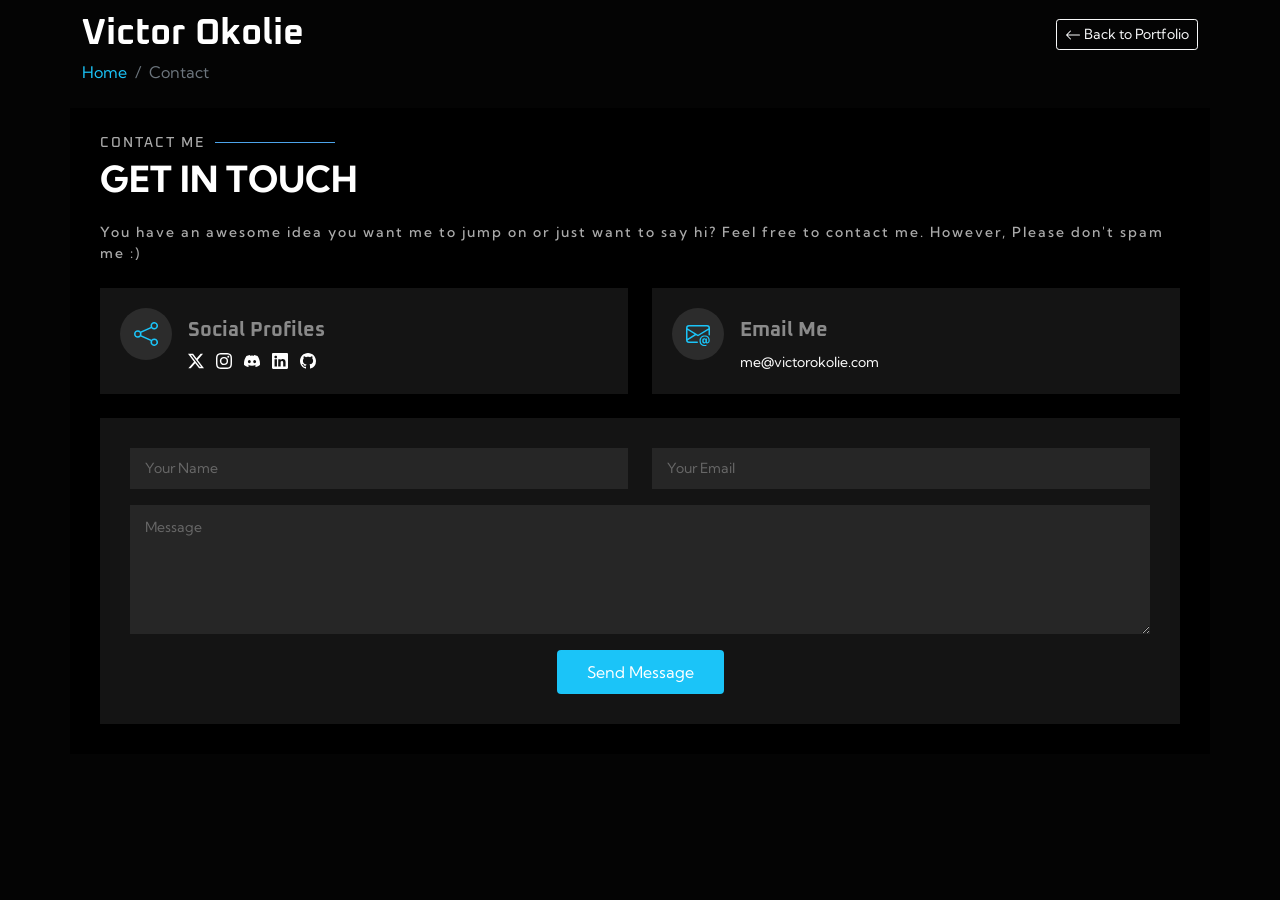
<file: contact/index.html>
<!DOCTYPE html>
<html lang="en">

<head>
    <meta charset="utf-8">
    <meta content="width=device-width, initial-scale=1.0" name="viewport">

    <title>Contact Victor Okolie - Backend & Web3 Developer</title>
    <meta name="description"
        content="Get in touch with Victor Okolie, Backend & Web3 Developer. Reach out via email or social media to discuss your next project, collaboration, or just to say hi.">
    <meta name="author" content="Victor Okolie" />
    <meta name="robots" content="index, follow">
    <meta name="keywords"
        content="victor okolie, quest coding, questcoding, full-stack developer portfolio, web3 developer, django developer, python developer, smart contract developer, backend developer, software engineer, website developer, API development, database design, solidity developer, freelance developer">

    <meta property="og:type" content="website">
    <meta property="og:url" content="https://victorokolie.com/contact/">
    <meta property="og:title" content="Contact Victor Okolie - Backend & Web3 Developer">
    <meta property="og:description"
        content="Get in touch with Victor Okolie, Backend & Web3 Developer. Reach out via email or social media to discuss your next project, collaboration, or just to say hi.">
    <meta property="og:image" content="https://victorokolie.com/og-image.png">
    <meta property="og:image:width" content="1200">
    <meta property="og:image:height" content="630">
    <meta property="og:image:alt" content="Contact Victor Okolie - Backend & Web3 Developer">
    <meta property="og:site_name" content="Victor Okolie's Portfolio">
    <meta property="og:locale" content="en_US">



    <!-- twitter cards -->
    <meta name="twitter:card" content="summary_large_image" />
    <meta name="twitter:url" content="https://victorokolie.com/contact/">
    <meta name="twitter:title" content="Contact Victor Okolie - Backend & Web3 Developer">
    <meta name="twitter:description"
        content="Get in touch with Victor Okolie, Backend & Web3 Developer. Reach out via email or social media to discuss your next project, collaboration, or just to say hi.">
    <meta name="twitter:image" content="https://victorokolie.com/og-image.png">
    <meta name="twitter:site" content="@victorokolie_" />
    <meta name="twitter:creator" content="@victorokolie_">

    <!-- Canonical and Navigation -->
    <link rel="canonical" href="https://victorokolie.com/contact/">
    <link rel="home" href="https://victorokolie.com/">

    <!-- Favicons -->
    <link rel="icon" type="image/x-icon" href="/favicon.ico">
    <link rel="icon" type="image/png" sizes="48x48" href="https://victorokolie.com/favicon-48x48.png">
    <link rel="icon" type="image/png" sizes="32x32" href="https://victorokolie.com/favicon-32x32.png">
    <link rel="icon" type="image/png" sizes="16x16" href="https://victorokolie.com/favicon-16x16.png">
    <link rel="icon" type="image/png" href="https://victorokolie.com/favicon-96x96.png" sizes="96x96" />
    <link rel="icon" type="image/svg+xml" href="https://victorokolie.com/favicon.svg" />
    <link rel="apple-touch-icon" sizes="180x180" href="https://victorokolie.com/apple-touch-icon.png">
    <link rel="manifest" href="/site.webmanifest" />
    <meta name="theme-color" content="#000000">

    <!-- Preload critical resource  -->
    <link rel="preload" href="/assets/css/contact.css" as="style">

    <!--  CSS Files -->
    <link href="/assets/vendor/bootstrap/css/bootstrap.min.css" rel="stylesheet">
    <link href="/assets/css/contact.css" rel="stylesheet">


    <script type="application/ld+json">
  {
  "@context": "https://schema.org",
  "@type": "ContactPage",
  "name": "Contact Victor Okolie",
  "description": "Get in touch with Victor Okolie, Backend & Web3 Developer, via email or social media.",
  "url": "https://victorokolie.com/contact/",
  "mainEntity": {
    "@type": "Person",
    "name": "Victor Okolie",
    "jobTitle": "Backend & Web3 Developer",
    "email": "me@victorokolie.com",
    "url": "https://victorokolie.com/",
    "sameAs": [
      "https://www.linkedin.com/in/victor-okolie-a74623245",
      "https://github.com/VicTorQuest",
      "https://x.com/victorokolie_",
      "https://www.instagram.com/questcoding/",
      "https://discord.com/users/922048107099856957"
    ]
  }
}
</script>

<script type="application/ld+json">
    {
    "@context": "https://schema.org",
    "@type": "BreadcrumbList",
    "itemListElement": [
        { "@type": "ListItem", "position": 1, "name": "Home", "item": "https://victorokolie.com/" },
        { "@type": "ListItem", "position": 2, "name": "Contact", "item": "https://victorokolie.com/contact/" }
    ]
    }
</script>


</head>

<body>

    <header id="header" class="py-3">
        <div class="container d-flex justify-content-between align-items-center">
            <h1><a href="/" rel="home">Victor Okolie</a></h1>
            <a href="/" class="btn btn-outline-light btn-sm">
                <svg xmlns="http://www.w3.org/2000/svg" width="16" height="16" fill="currentColor"
                    class="bi bi-arrow-left" viewBox="0 0 16 16">
                    <path fill-rule="evenodd"
                        d="M15 8a.5.5 0 0 0-.5-.5H2.707l3.147-3.146a.5.5 0 1 0-.708-.708l-4 4a.5.5 0 0 0 0 .708l4 4a.5.5 0 0 0 .708-.708L2.707 8.5H14.5A.5.5 0 0 0 15 8" />
                </svg> Back to Portfolio
            </a>
        </div>

        <nav aria-label="breadcrumb" class="py-2">
            <div class="container">
                <ol class="breadcrumb mb-0">
                    <li class="breadcrumb-item"><a href="/">Home</a></li>
                    <li class="breadcrumb-item active" aria-current="page">Contact</li>
                </ol>
            </div>
        </nav>
    </header>


    <main id="main">


        <!-- ======= Contact Section ======= -->
  <section id="contact" class="contact">
    <div class="container">

      <div class="section-title">
        <h2>Contact Me</h2>
        <p>Get In Touch</p>
      </div>
      <p class="mt-3 mb-4 contact-p">You have an awesome idea you want me to jump on or just want to say hi? Feel free to contact me. However, Please don't spam me :)</p>
      <div class="row mt-2">

        <div class="col-md-6 d-flex align-items-stretch">
          <div class="info-box">
            <div class="icon">
              <svg xmlns="http://www.w3.org/2000/svg" width="16" height="16" fill="currentColor" class="bi bi-share bx" viewBox="0 0 16 16">
                <path d="M13.5 1a1.5 1.5 0 1 0 0 3 1.5 1.5 0 0 0 0-3M11 2.5a2.5 2.5 0 1 1 .603 1.628l-6.718 3.12a2.5 2.5 0 0 1 0 1.504l6.718 3.12a2.5 2.5 0 1 1-.488.876l-6.718-3.12a2.5 2.5 0 1 1 0-3.256l6.718-3.12A2.5 2.5 0 0 1 11 2.5m-8.5 4a1.5 1.5 0 1 0 0 3 1.5 1.5 0 0 0 0-3m11 5.5a1.5 1.5 0 1 0 0 3 1.5 1.5 0 0 0 0-3"/>
              </svg>
            </div>
            <h3>Social Profiles</h3>
            <div class="social-links">
              
              <a href="https://x.com/victorokolie_" target="_blank" rel="noopener" class="twitter" aria-label="Twitter">
          <svg xmlns="http://www.w3.org/2000/svg" width="16" height="16" fill="currentColor" class="bi bi-twitter-x" viewBox="0 0 16 16">
            <path d="M12.6.75h2.454l-5.36 6.142L16 15.25h-4.937l-3.867-5.07-4.425 5.07H.316l5.733-6.57L0 .75h5.063l3.495 4.633L12.601.75Zm-.86 13.028h1.36L4.323 2.145H2.865z"/>
          </svg> 
        </a>
        <a href="https://www.instagram.com/questcoding/" target="_blank" rel="noopener" class="instagram" aria-label="Instagram">
          <svg xmlns="http://www.w3.org/2000/svg" width="16" height="16" fill="currentColor" class="bi bi-instagram" viewBox="0 0 16 16">
            <path d="M8 0C5.829 0 5.556.01 4.703.048 3.85.088 3.269.222 2.76.42a3.9 3.9 0 0 0-1.417.923A3.9 3.9 0 0 0 .42 2.76C.222 3.268.087 3.85.048 4.7.01 5.555 0 5.827 0 8.001c0 2.172.01 2.444.048 3.297.04.852.174 1.433.372 1.942.205.526.478.972.923 1.417.444.445.89.719 1.416.923.51.198 1.09.333 1.942.372C5.555 15.99 5.827 16 8 16s2.444-.01 3.298-.048c.851-.04 1.434-.174 1.943-.372a3.9 3.9 0 0 0 1.416-.923c.445-.445.718-.891.923-1.417.197-.509.332-1.09.372-1.942C15.99 10.445 16 10.173 16 8s-.01-2.445-.048-3.299c-.04-.851-.175-1.433-.372-1.941a3.9 3.9 0 0 0-.923-1.417A3.9 3.9 0 0 0 13.24.42c-.51-.198-1.092-.333-1.943-.372C10.443.01 10.172 0 7.998 0zm-.717 1.442h.718c2.136 0 2.389.007 3.232.046.78.035 1.204.166 1.486.275.373.145.64.319.92.599s.453.546.598.92c.11.281.24.705.275 1.485.039.843.047 1.096.047 3.231s-.008 2.389-.047 3.232c-.035.78-.166 1.203-.275 1.485a2.5 2.5 0 0 1-.599.919c-.28.28-.546.453-.92.598-.28.11-.704.24-1.485.276-.843.038-1.096.047-3.232.047s-2.39-.009-3.233-.047c-.78-.036-1.203-.166-1.485-.276a2.5 2.5 0 0 1-.92-.598 2.5 2.5 0 0 1-.6-.92c-.109-.281-.24-.705-.275-1.485-.038-.843-.046-1.096-.046-3.233s.008-2.388.046-3.231c.036-.78.166-1.204.276-1.486.145-.373.319-.64.599-.92s.546-.453.92-.598c.282-.11.705-.24 1.485-.276.738-.034 1.024-.044 2.515-.045zm4.988 1.328a.96.96 0 1 0 0 1.92.96.96 0 0 0 0-1.92m-4.27 1.122a4.109 4.109 0 1 0 0 8.217 4.109 4.109 0 0 0 0-8.217m0 1.441a2.667 2.667 0 1 1 0 5.334 2.667 2.667 0 0 1 0-5.334"/>
          </svg>
        </a>
        <a href="https://discord.com/users/922048107099856957" target="_blank" rel="noopener" class="discord" aria-label="Discord">
          <svg xmlns="http://www.w3.org/2000/svg" width="16" height="16" fill="currentColor" class="bi bi-discord" viewBox="0 0 16 16">
            <path d="M13.545 2.907a13.2 13.2 0 0 0-3.257-1.011.05.05 0 0 0-.052.025c-.141.25-.297.577-.406.833a12.2 12.2 0 0 0-3.658 0 8 8 0 0 0-.412-.833.05.05 0 0 0-.052-.025c-1.125.194-2.22.534-3.257 1.011a.04.04 0 0 0-.021.018C.356 6.024-.213 9.047.066 12.032q.003.022.021.037a13.3 13.3 0 0 0 3.995 2.02.05.05 0 0 0 .056-.019q.463-.63.818-1.329a.05.05 0 0 0-.01-.059l-.018-.011a9 9 0 0 1-1.248-.595.05.05 0 0 1-.02-.066l.015-.019q.127-.095.248-.195a.05.05 0 0 1 .051-.007c2.619 1.196 5.454 1.196 8.041 0a.05.05 0 0 1 .053.007q.121.1.248.195a.05.05 0 0 1-.004.085 8 8 0 0 1-1.249.594.05.05 0 0 0-.03.03.05.05 0 0 0 .003.041c.24.465.515.909.817 1.329a.05.05 0 0 0 .056.019 13.2 13.2 0 0 0 4.001-2.02.05.05 0 0 0 .021-.037c.334-3.451-.559-6.449-2.366-9.106a.03.03 0 0 0-.02-.019m-8.198 7.307c-.789 0-1.438-.724-1.438-1.612s.637-1.613 1.438-1.613c.807 0 1.45.73 1.438 1.613 0 .888-.637 1.612-1.438 1.612m5.316 0c-.788 0-1.438-.724-1.438-1.612s.637-1.613 1.438-1.613c.807 0 1.451.73 1.438 1.613 0 .888-.631 1.612-1.438 1.612"/>
          </svg>
        </a>
        <a href="https://www.linkedin.com/in/victor-okolie-a74623245" target="_blank" rel="noopener" class="linkedin" aria-label="LinkedIn">
          <svg xmlns="http://www.w3.org/2000/svg" width="16" height="16" fill="currentColor" class="bi bi-linkedin" viewBox="0 0 16 16">
            <path d="M0 1.146C0 .513.526 0 1.175 0h13.65C15.474 0 16 .513 16 1.146v13.708c0 .633-.526 1.146-1.175 1.146H1.175C.526 16 0 15.487 0 14.854zm4.943 12.248V6.169H2.542v7.225zm-1.2-8.212c.837 0 1.358-.554 1.358-1.248-.015-.709-.52-1.248-1.342-1.248S2.4 3.226 2.4 3.934c0 .694.521 1.248 1.327 1.248zm4.908 8.212V9.359c0-.216.016-.432.08-.586.173-.431.568-.878 1.232-.878.869 0 1.216.662 1.216 1.634v3.865h2.401V9.25c0-2.22-1.184-3.252-2.764-3.252-1.274 0-1.845.7-2.165 1.193v.025h-.016l.016-.025V6.169h-2.4c.03.678 0 7.225 0 7.225z"/>
          </svg>
        </a>
        <a href="https://github.com/VicTorQuest" target="_blank" rel="noopener" class="github" aria-label="GitHub">
          <svg xmlns="http://www.w3.org/2000/svg" width="16" height="16" fill="currentColor" class="bi bi-github" viewBox="0 0 16 16">
            <path d="M8 0C3.58 0 0 3.58 0 8c0 3.54 2.29 6.53 5.47 7.59.4.07.55-.17.55-.38 0-.19-.01-.82-.01-1.49-2.01.37-2.53-.49-2.69-.94-.09-.23-.48-.94-.82-1.13-.28-.15-.68-.52-.01-.53.63-.01 1.08.58 1.23.82.72 1.21 1.87.87 2.33.66.07-.52.28-.87.51-1.07-1.78-.2-3.64-.89-3.64-3.95 0-.87.31-1.59.82-2.15-.08-.2-.36-1.02.08-2.12 0 0 .67-.21 2.2.82.64-.18 1.32-.27 2-.27s1.36.09 2 .27c1.53-1.04 2.2-.82 2.2-.82.44 1.1.16 1.92.08 2.12.51.56.82 1.27.82 2.15 0 3.07-1.87 3.75-3.65 3.95.29.25.54.73.54 1.48 0 1.07-.01 1.93-.01 2.2 0 .21.15.46.55.38A8.01 8.01 0 0 0 16 8c0-4.42-3.58-8-8-8"/>
          </svg>
        </a>
            </div>
          </div>
        </div>

        <div class="col-md-6 mt-4 mt-md-0 d-flex align-items-stretch">
          <div class="info-box">
            <div class="icon">
              <svg xmlns="http://www.w3.org/2000/svg" width="16" height="16" fill="currentColor" class="bi bi-envelope-at bx" viewBox="0 0 16 16">
                <path d="M2 2a2 2 0 0 0-2 2v8.01A2 2 0 0 0 2 14h5.5a.5.5 0 0 0 0-1H2a1 1 0 0 1-.966-.741l5.64-3.471L8 9.583l7-4.2V8.5a.5.5 0 0 0 1 0V4a2 2 0 0 0-2-2zm3.708 6.208L1 11.105V5.383zM1 4.217V4a1 1 0 0 1 1-1h12a1 1 0 0 1 1 1v.217l-7 4.2z"/>
                <path d="M14.247 14.269c1.01 0 1.587-.857 1.587-2.025v-.21C15.834 10.43 14.64 9 12.52 9h-.035C10.42 9 9 10.36 9 12.432v.214C9 14.82 10.438 16 12.358 16h.044c.594 0 1.018-.074 1.237-.175v-.73c-.245.11-.673.18-1.18.18h-.044c-1.334 0-2.571-.788-2.571-2.655v-.157c0-1.657 1.058-2.724 2.64-2.724h.04c1.535 0 2.484 1.05 2.484 2.326v.118c0 .975-.324 1.39-.639 1.39-.232 0-.41-.148-.41-.42v-2.19h-.906v.569h-.03c-.084-.298-.368-.63-.954-.63-.778 0-1.259.555-1.259 1.4v.528c0 .892.49 1.434 1.26 1.434.471 0 .896-.227 1.014-.643h.043c.118.42.617.648 1.12.648m-2.453-1.588v-.227c0-.546.227-.791.573-.791.297 0 .572.192.572.708v.367c0 .573-.253.744-.564.744-.354 0-.581-.215-.581-.8Z"/>
              </svg>
            </div>
            <h3>Email Me</h3>
            <p>me@victorokolie.com</p>
          </div>
        </div>
      </div>
      <form action="https://formsubmit.co/eef0a3047c44b57d0fad9911af6d2835" id="email-form" method="post" role="form" class="php-email-form mt-4">
        <div class="row">
          <div class="col-md-6 form-group">
            <label for="name" class="visually-hidden">Your Name</label>
            <input type="text" name="name" class="form-control" id="name" placeholder="Your Name" required>
          </div>
          <div class="col-md-6 form-group mt-3 mt-md-0">
            <label for="email" class="visually-hidden">Your Email</label>
            <input type="email" class="form-control" name="email" id="email" placeholder="Your Email" required>
          </div>
        </div>
        <div class="form-group mt-3">
          <label for="message" class="visually-hidden">Your Message</label>
          <textarea class="form-control" name="message" id="message" rows="5" placeholder="Message" required></textarea>
        </div>
        <div class="my-3" id="status-message"></div>
        <div class="text-center"><button type="submit">Send Message</button></div>
      </form>

    </div>
  </section>
  <!-- End Contact Section -->



    </main><!-- End #main -->

     <!-- Vendor JS Files -->
    <script src="/assets/vendor/bootstrap/js/bootstrap.bundle.min.js"></script>
</body>

</html>
</file>
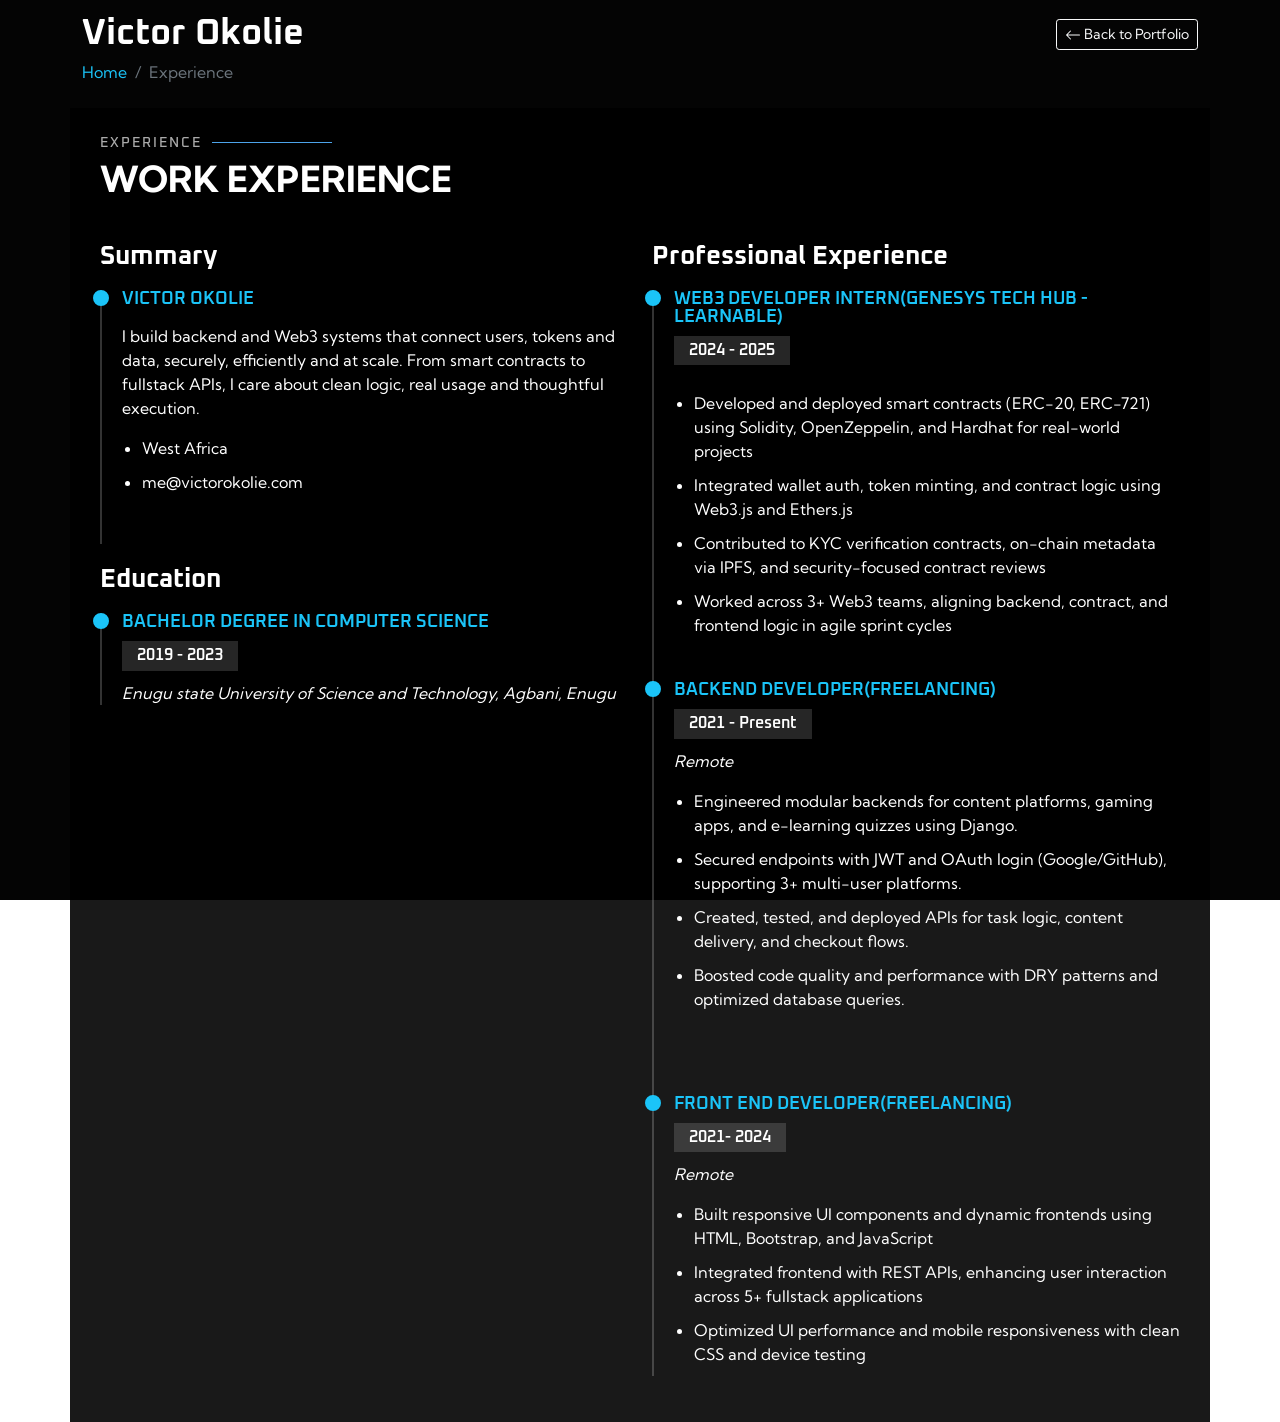
<file: experience/index.html>
<!DOCTYPE html>
<html lang="en">

<head>
    <meta charset="utf-8">
    <meta content="width=device-width, initial-scale=1.0" name="viewport">

    <title>Victor Okolie's Experience - Backend & Web3 Developer</title>
    <meta name="description"
        content="A detailed look at Victor Okolie's professional experience as a Backend & Web3 Developer, covering backend systems, REST APIs, and smart contract development with Django, Python, and Solidity.">
    <meta name="author" content="Victor Okolie" />
    <meta name="robots" content="index, follow">
    <meta name="keywords"
        content="victor okolie, quest coding, questcoding, full-stack developer portfolio, web3 developer, django developer, python developer, smart contract developer, backend developer, software engineer, website developer, API development, database design, solidity developer, freelance developer">

    <meta property="og:type" content="website">
    <meta property="og:url" content="https://victorokolie.com/experience/">
    <meta property="og:title" content="Victor Okolie's Experience - Backend & Web3 Developer">
    <meta property="og:description"
        content="A detailed look at Victor Okolie's professional experience as a Backend & Web3 Developer, covering backend systems, REST APIs, and smart contract development with Django, Python, and Solidity.">
    <meta property="og:image" content="https://victorokolie.com/og-image.png">
    <meta property="og:image:width" content="1200">
    <meta property="og:image:height" content="630">
    <meta property="og:image:alt" content="Victor Okolie's Experience - Backend & Web3 Developer">
    <meta property="og:site_name" content="Victor Okolie's Portfolio">
    <meta property="og:locale" content="en_US">



    <!-- twitter cards -->
    <meta name="twitter:card" content="summary_large_image" />
    <meta name="twitter:url" content="https://victorokolie.com/experience/">
    <meta name="twitter:title" content="Victor Okolie's Experience - Backend & Web3 Developer">
    <meta name="twitter:description"
        content="A detailed look at Victor Okolie's professional experience as a Backend & Web3 Developer, covering backend systems, REST APIs, and smart contract development with Django, Python, and Solidity.">
    <meta name="twitter:image" content="https://victorokolie.com/og-image.png">
    <meta name="twitter:site" content="@victorokolie_" />
    <meta name="twitter:creator" content="@victorokolie_">

    <!-- Canonical and Navigation -->
    <link rel="canonical" href="https://victorokolie.com/experience/">
    <link rel="home" href="https://victorokolie.com/">

    <!-- Favicons -->
    <link rel="icon" type="image/x-icon" href="/favicon.ico">
    <link rel="icon" type="image/png" sizes="48x48" href="https://victorokolie.com/favicon-48x48.png">
    <link rel="icon" type="image/png" sizes="32x32" href="https://victorokolie.com/favicon-32x32.png">
    <link rel="icon" type="image/png" sizes="16x16" href="https://victorokolie.com/favicon-16x16.png">
    <link rel="icon" type="image/png" href="https://victorokolie.com/favicon-96x96.png" sizes="96x96" />
    <link rel="icon" type="image/svg+xml" href="https://victorokolie.com/favicon.svg" />
    <link rel="apple-touch-icon" sizes="180x180" href="https://victorokolie.com/apple-touch-icon.png">
    <link rel="manifest" href="/site.webmanifest" />
    <meta name="theme-color" content="#000000">

    <!-- Preload critical resource  -->
    <link rel="preload" href="/assets/css/experience.css" as="style">

    <!--  CSS Files -->
    <link href="/assets/vendor/bootstrap/css/bootstrap.min.css" rel="stylesheet">
    <link href="/assets/css/experience.css" rel="stylesheet">


    <script type="application/ld+json">
  {
  "@context": "https://schema.org",
  "@type": "Person",
  "name": "Victor Okolie",
  "jobTitle": "Backend & Web3 Developer",
  "description": "Experienced Backend & Web3 Developer specializing in Django, Python, JavaScript, Solidity and scalable web applications",
  "url": "https://victorokolie.com/",
  "image": "https://victorokolie.com/og-image.png",
  "email": "me@victorokolie.com",
  "alumniOf": {
    "@type": "CollegeOrUniversity",
    "name": "Enugu State University of Science and Technology"
  },
  "hasOccupation": [
    {
      "@type": "Role",
      "roleName": "Web3 Developer Intern",
      "startDate": "2024",
      "endDate": "2025",
      "occupationLocation": {
        "@type": "Organization",
        "name": "Genesys Tech Hub (Learnable)"
      },
      "description": "Developed and deployed ERC-20/ERC-721 smart contracts using Solidity, OpenZeppelin, and Hardhat. Integrated wallet auth and token minting via Web3.js and Ethers.js. Contributed to KYC contracts, IPFS metadata, and security-focused contract reviews."
    },
    {
      "@type": "Role",
      "roleName": "Backend Developer",
      "startDate": "2021",
      "occupationLocation": {
        "@type": "Organization",
        "name": "Freelance"
      },
      "description": "Engineered modular backends for content platforms, gaming apps, and e-learning systems using Django. Secured APIs with JWT and OAuth. Built and deployed REST APIs for task logic, content delivery, and checkout flows."
    },
    {
      "@type": "Role",
      "roleName": "Frontend Developer",
      "startDate": "2021",
      "endDate": "2024",
      "occupationLocation": {
        "@type": "Organization",
        "name": "Freelance"
      },
      "description": "Built responsive UI components using HTML, Bootstrap, and JavaScript. Integrated REST APIs across 5+ fullstack applications. Optimized mobile responsiveness and UI performance."
    }
  ],
  "sameAs": [
    "https://www.linkedin.com/in/victor-okolie-a74623245",
    "https://github.com/VicTorQuest",
    "https://x.com/victorokolie_",
    "https://www.instagram.com/questcoding/"
  ],
  "knowsAbout": [
    "Full-Stack Development",
    "Backend Development",
    "Django",
    "Django Rest Framework",
    "Python",
    "JavaScript",
    "TypeScript",
    "React",
    "NodeJS",
    "ExpressJS",
    "FastAPI",
    "Web Development",
    "Search Engine Optimization",
    "API Development",
    "Database Design",
    "PostgreSQL",
    "Redis",
    "Docker",
    "Software Engineering",
    "Web3 Development",
    "Smart Contract Development",
    "Solidity",
    "Hardhat",
    "Foundry",
    "Blockchain Development"
  ]
}
  </script>


    <script type="application/ld+json">
    {
    "@context": "https://schema.org",
    "@type": "BreadcrumbList",
    "itemListElement": [
        { "@type": "ListItem", "position": 1, "name": "Home", "item": "https://victorokolie.com/" },
        { "@type": "ListItem", "position": 2, "name": "Experience", "item": "https://victorokolie.com/experience/" }
    ]
    }
</script>


</head>

<body>

    <header id="header" class="py-3">
        <div class="container d-flex justify-content-between align-items-center">
            <h1><a href="/" rel="home">Victor Okolie</a></h1>
            <a href="/" class="btn btn-outline-light btn-sm">
                <svg xmlns="http://www.w3.org/2000/svg" width="16" height="16" fill="currentColor"
                    class="bi bi-arrow-left" viewBox="0 0 16 16">
                    <path fill-rule="evenodd"
                        d="M15 8a.5.5 0 0 0-.5-.5H2.707l3.147-3.146a.5.5 0 1 0-.708-.708l-4 4a.5.5 0 0 0 0 .708l4 4a.5.5 0 0 0 .708-.708L2.707 8.5H14.5A.5.5 0 0 0 15 8" />
                </svg> Back to Portfolio
            </a>
        </div>

        <nav aria-label="breadcrumb" class="py-2">
            <div class="container">
                <ol class="breadcrumb mb-0">
                    <li class="breadcrumb-item"><a href="/">Home</a></li>
                    <li class="breadcrumb-item active" aria-current="page">Experience</li>
                </ol>
            </div>
        </nav>
    </header>


    <main id="main">


        <!-- ======= Resume Section ======= -->
  <section id="experience" class="resume">
    <div class="container">
  
      <div class="section-title">
        <h2>Experience</h2>
        <p>Work Experience</p>
      </div>
  
      <div class="row">
        <div class="col-lg-6">
          <h3 class="resume-title">Summary</h3>
          <div class="resume-item pb-0">
            <h4>VICTOR OKOLIE</h4>
            <p>
            </p>
            <p>I build backend and Web3 systems that connect users, tokens and data, securely, efficiently and at scale.
              From smart contracts to fullstack APIs, I care about clean logic, real usage and thoughtful execution.</p>
  
            <ul>
              <li>West Africa</li>
              <li>me@victorokolie.com</li>
            </ul>
  
            <p>&nbsp;</p>
            <p></p>
          </div>
  
          <h3 class="resume-title">Education</h3>
  
          <div class="resume-item">
            <h4>BACHELOR DEGREE IN COMPUTER SCIENCE</h4>
            <h5>2019 - 2023</h5>
            <p><em>Enugu state University of Science and Technology, Agbani, Enugu</em></p>
          </div>
  
        </div>
        <div class="col-lg-6">
          <h3 class="resume-title">Professional Experience</h3>
  
          <div class="resume-item">
            <h4>WEB3 DEVELOPER INTERN(GENESYS TECH HUB - LEARNABLE)</h4>
            <h5>2024 - 2025</h5>
  
            <p>
            </p>
            <ul>
              <li>Developed and deployed smart contracts (ERC-20, ERC-721) using Solidity, OpenZeppelin, and Hardhat for
                real-world projects</li>
              <li>Integrated wallet auth, token minting, and contract logic using Web3.js and Ethers.js</li>
              <li>Contributed to KYC verification contracts, on-chain metadata via IPFS, and security-focused contract
                reviews</li>
              <li>Worked across 3+ Web3 teams, aligning backend, contract, and frontend logic in agile sprint cycles</li>
            </ul>
            <p></p>
          </div>
  
          <div class="resume-item">
            <h4>BACKEND DEVELOPER(FREELANCING)</h4>
            <h5>2021 - Present</h5>
  
            <p><em>Remote</em></p>
  
            <p>
            </p>
            <ul>
              <li>Engineered modular backends for content platforms, gaming apps, and e-learning quizzes using Django.
              </li>
              <li>Secured endpoints with JWT and OAuth login (Google/GitHub), supporting 3+ multi-user platforms.</li>
              <li>Created, tested, and deployed APIs for task logic, content delivery, and checkout flows.</li>
              <li>Boosted code quality and performance with DRY patterns and optimized database queries.</li>
            </ul>
  
            <p>&nbsp;</p>
            <p></p>
          </div>
  
          <div class="resume-item">
            <h4>FRONT END DEVELOPER(FREELANCING)</h4>
            <h5>2021- 2024</h5>
  
            <p><em>Remote</em></p>
  
            <p>
            </p>
            <ul>
              <li>Built responsive UI components and dynamic frontends using HTML, Bootstrap, and JavaScript</li>
              <li>Integrated frontend with REST APIs, enhancing user interaction across 5+ fullstack applications</li>
              <li>Optimized UI performance and mobile responsiveness with clean CSS and device testing</li>
            </ul>
            <p></p>
          </div>
  
  
  
        </div>
      </div>
  
    </div>
  </section>
  <!-- End experience Section -->



    </main><!-- End #main -->

    <!-- Vendor JS Files -->
    <script src="/assets/vendor/bootstrap/js/bootstrap.bundle.min.js"></script>


</body>

</html>
</file>
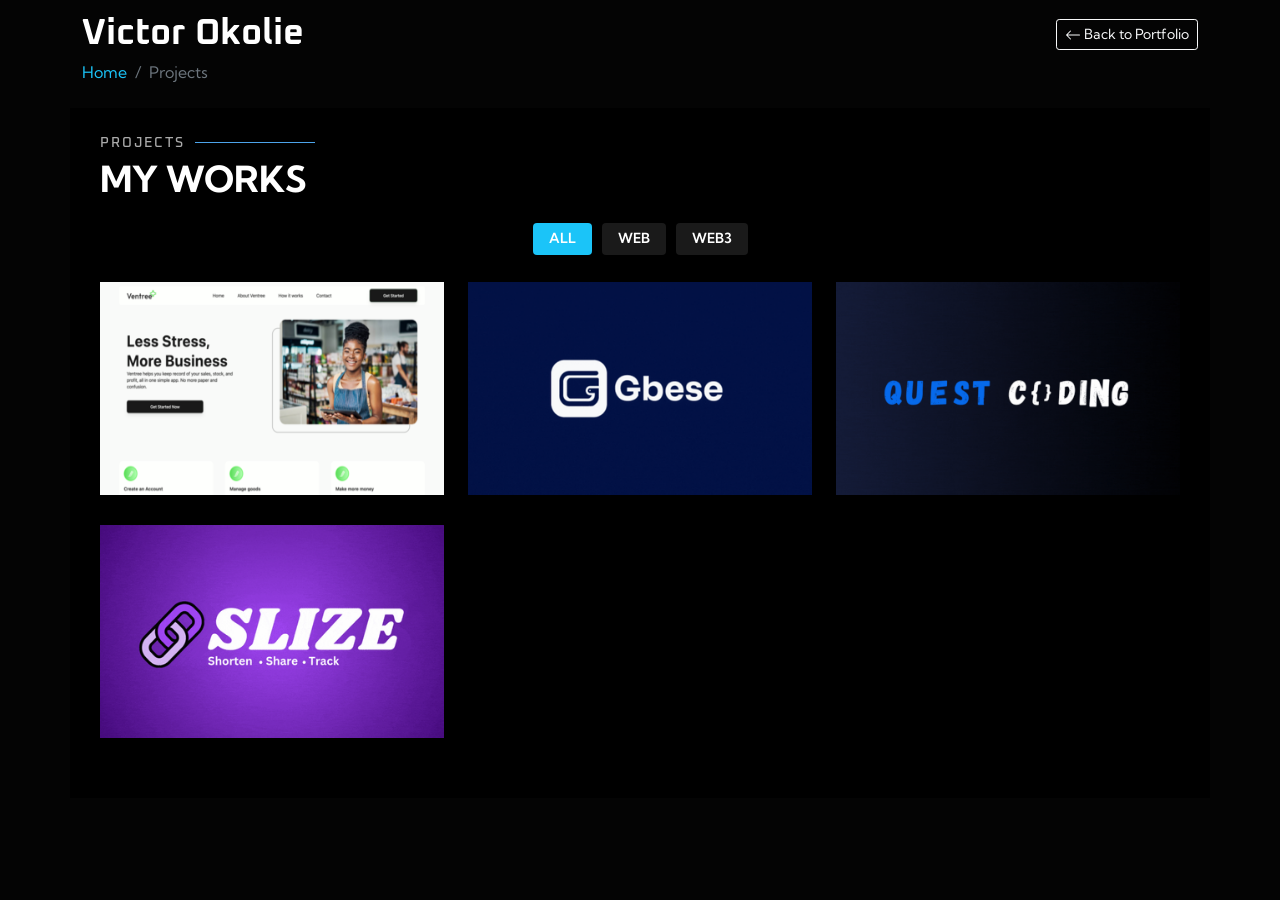
<file: projects/index.html>
<!DOCTYPE html>
<html lang="en">

<head>
  <meta charset="utf-8">
  <meta content="width=device-width, initial-scale=1.0" name="viewport">

  <title>Projects & Portfolio - Victor Okolie | Backend & Web3 Developer</title>
  <meta name="description" content="Browse Victor Okolie's portfolio of full-stack web development and web3 projects. Featuring Django, Python, React, and Solidity applications with live demos and source code.">
  <meta name="author" content="Victor Okolie"/>
  <meta name="robots" content="index, follow">
  <meta name="keywords" content="full-stack developer portfolio, django projects, python web applications, web3 portfolio, smart contract projects, react applications, web development case studies, backend developer work, API development projects, database design examples">
  
  <meta property="og:type" content="website">
  <meta property="og:url" content="https://victorokolie.com/projects/">
  <meta property="og:title" content="Projects & Portfolio - Victor Okolie | Backend & Web3 Developer">
  <meta property="og:description" content="Browse Victor Okolie's portfolio of full-stack web development and web3 projects. Featuring Django, Python, React, and Solidity applications with live demos and source code.">
  <meta property="og:image" content="https://victorokolie.com/og-image.png">
  <meta property="og:image:width" content="1200">
  <meta property="og:image:height" content="630">
  <meta property="og:image:alt" content="Victor Okolie's Project Portfolio">
  <meta property="og:site_name" content="Victor Okolie's Portfolio">
  <meta property="og:locale" content="en_US">
  


  <!-- twitter cards -->
  <meta name="twitter:card" content="summary_large_image" />
  <meta name="twitter:url" content="https://victorokolie.com/projects/">
  <meta name="twitter:title" content="Projects & Portfolio - Victor Okolie | Backend & Web3 Developer">
  <meta name="twitter:description" content="Browse Victor Okolie's portfolio of full-stack web development and web3 projects. Featuring Django, Python, React, and Solidity applications with live demos and source code.">
  <meta name="twitter:image" content="https://victorokolie.com/og-image.png">
  <meta name="twitter:site" content="@victorokolie_" />
  <meta name="twitter:creator" content="@victorokolie_">

  <!-- Canonical and Navigation -->
  <link rel="canonical" href="https://victorokolie.com/projects/">
  <link rel="home" href="https://victorokolie.com/">

  <!-- Favicons -->
  <link rel="icon" type="image/x-icon" href="/favicon.ico">
  <link rel="icon" type="image/png" sizes="48x48" href="https://victorokolie.com/favicon-48x48.png">
  <link rel="icon" type="image/png" sizes="32x32" href="https://victorokolie.com/favicon-32x32.png">
  <link rel="icon" type="image/png" sizes="16x16" href="https://victorokolie.com/favicon-16x16.png">
  <link rel="icon" type="image/png" href="https://victorokolie.com/favicon-96x96.png" sizes="96x96" />
  <link rel="icon" type="image/svg+xml" href="https://victorokolie.com/favicon.svg" />
  <link rel="apple-touch-icon" sizes="180x180" href="https://victorokolie.com/apple-touch-icon.png">
  <link rel="manifest" href="/site.webmanifest" />
  <meta name="theme-color" content="#000000">

  <!-- Preload critical resource  -->
  <link rel="preload" href="/assets/css/projects.css" as="style">
  <link rel="preload" href="/assets/vendor/swiper/swiper-bundle.min.css" as="style">
  <link rel="preload" as="image" href="/assets/img/ventree.png">

  <!--  CSS Files -->
  <link href="/assets/vendor/bootstrap/css/bootstrap.min.css" rel="stylesheet">
  <link href="/assets/css/projects.css" rel="stylesheet">


   <!-- Structured Data - Collection Page -->
   <script type="application/ld+json">
  {
    "@context": "https://schema.org",
    "@type": "CollectionPage",
    "name": "Victor Okolie's Projects",
    "description": "Portfolio showcasing full-stack web development and web3 projects by Victor Okolie",
    "url": "https://victorokolie.com/projects/",
    "author": {
      "@type": "Person",
      "name": "Victor Okolie",
      "url": "https://victorokolie.com/",
      "jobTitle": "Backend & Web3 Developer"
    },
    "mainEntity": {
      "@type": "ItemList",
      "numberOfItems": 4,
      "itemListElement": [
        {
          "@type": "CreativeWork",
          "position": 1,
          "name": "Ventree",
          "description": "Ventree is a mobile-first bookkeeping and inventory management platform built for small businesses. It helps SMEs easily track sales, expenses, debts, and stock in real time.",
          "url": "https://victorokolie.com/projects/ventree/",
          "image": "https://victorokolie.com/assets/img/ventree.png",
          "author": {
            "@type": "Person",
            "name": "Victor Okolie"
          },
          "genre": "Web",
          "datePublished": "2026-01-16",
          "codeRepository": "https://github.com/say-lem/Ventree-Backend",
          "programmingLanguage": ["HTML", "CSS", "JavaScript", "TypeScript"],
          "runtimePlatform": ["Redis"]
        },
        {
          "@type": "CreativeWork",
          "position": 2,
          "name": "Gbese App",
          "description": "Gbese is a peer-to-peer credit transfer platform that enables users to redistribute financial obligations through consent-based debt transfers.",
          "url": "https://victorokolie.com/projects/gbese-app/",
          "image": "https://victorokolie.com/assets/img/gbese.gif",
          "author": {
            "@type": "Person",
            "name": "Victor Okolie"
          },
          "genre": "Web3",
          "datePublished": "2025-09-28",
          "codeRepository": "https://github.com/Gbese-app/gbese-app",
          "programmingLanguage": ["HTML", "CSS", "Solidity", "TypeScript"],
          "runtimePlatform": ["Hardhat", "Ethers.js", "GitHub"]
        },
        {
          "@type": "CreativeWork",
          "position": 3,
          "name": "Quest Coding",
          "description": "Blog website containing various articles and blog posts relating to programming and web development.",
          "url": "https://victorokolie.com/projects/quest-coding/",
          "image": "https://victorokolie.com/assets/img/quest_coding.gif",
          "author": {
            "@type": "Person",
            "name": "Victor Okolie"
          },
          "genre": "Web",
          "datePublished": "2025-09-27",
          "codeRepository": "https://github.com/VicTorQuest/Quest-Coding-Blog",
          "programmingLanguage": ["HTML", "CSS", "Python", "JavaScript"],
          "runtimePlatform": ["Django", "Django Rest Framework", "PostgreSQL", "SQLite", "Redis", "Bootstrap", "AWS S3", "GitHub"]
        },
        {
          "@type": "CreativeWork",
          "position": 4,
          "name": "Slize",
          "description": "A smart short link solution with tracking, analytics, and branding to help your content go further in style.",
          "url": "https://victorokolie.com/projects/slize/",
          "image": "https://victorokolie.com/assets/img/slize.gif",
          "author": {
            "@type": "Person",
            "name": "Victor Okolie"
          },
          "genre": "Web",
          "datePublished": "2025-09-26",
          "codeRepository": "https://github.com/VicTorQuest/django-urlshortener",
          "programmingLanguage": ["HTML", "CSS", "JavaScript", "Python"],
          "runtimePlatform": ["Django", "Django Rest Framework", "PostgreSQL", "Redis", "Docker", "Bootstrap", "AWS S3", "GitHub"]
        }
      ]
    }
  }
  </script>

   <script type="application/ld+json">
  {
    "@context": "https://schema.org",
    "@type": "BreadcrumbList",
    "itemListElement": [
      { "@type": "ListItem", "position": 1, "name": "Home", "item": "https://victorokolie.com/" },
      { "@type": "ListItem", "position": 2, "name": "Projects", "item": "https://victorokolie.com/projects/" }
    ]
  }
  </script>


</head>

<body>

  <header id="header" class="py-3">
    <div class="container d-flex justify-content-between align-items-center">
      <h1><a href="/" rel="home">Victor Okolie</a></h1>
      <a href="/" class="btn btn-outline-light btn-sm">
        <svg xmlns="http://www.w3.org/2000/svg" width="16" height="16" fill="currentColor" class="bi bi-arrow-left" viewBox="0 0 16 16">
  <path fill-rule="evenodd" d="M15 8a.5.5 0 0 0-.5-.5H2.707l3.147-3.146a.5.5 0 1 0-.708-.708l-4 4a.5.5 0 0 0 0 .708l4 4a.5.5 0 0 0 .708-.708L2.707 8.5H14.5A.5.5 0 0 0 15 8"/>
</svg> Back to Portfolio
      </a>
    </div>

    <nav aria-label="breadcrumb" class="py-2">
      <div class="container">
        <ol class="breadcrumb mb-0">
          <li class="breadcrumb-item"><a href="/">Home</a></li>
          <li class="breadcrumb-item active" aria-current="page">Projects</li>
        </ol>
      </div>
    </nav>
  </header>


  <main id="main">


   <!-- ======= project Section ======= -->
   <section id="projects" class="portfolio" aria-label="Projects portfolio">
    <div class="container">

      <div class="section-title">
        <h2>Projects</h2>
        <p>My Works</p>
      </div>

      <div class="row">
        <nav aria-label="Project filters" class="col-lg-12 d-flex justify-content-center">
          <ul id="portfolio-flters">
            <li data-filter="*" class="filter-active">All</li>
            
            <li data-filter=".filter-Web">Web</li>
            
            <li data-filter=".filter-Web3">Web3</li>
            

          </ul>
        </nav>
      </div>

      <div class="row portfolio-container">
        
        
        <div class="col-lg-4 col-md-6 portfolio-item filter-Web">
          <div class="portfolio-wrap">
            <img src="/assets/img/ventree.png" loading="eager" class="img-fluid" alt="Ventree - Web project screenshot">
            <div class="portfolio-info">
              <h3>Ventree</h3>
              <p aria-label="category">Web</p>
              <div class="portfolio-links mt-2">
                <a href="https://github.com/say-lem/Ventree-Backend" target="_blank" rel="noopener" title="View Ventree source code" aria-label="View source code for Ventree">
                  <svg xmlns="http://www.w3.org/2000/svg" width="16" height="16" fill="currentColor" class="bi bi-code-slash" viewBox="0 0 16 16">
                    <path d="M10.478 1.647a.5.5 0 1 0-.956-.294l-4 13a.5.5 0 0 0 .956.294zM4.854 4.146a.5.5 0 0 1 0 .708L1.707 8l3.147 3.146a.5.5 0 0 1-.708.708l-3.5-3.5a.5.5 0 0 1 0-.708l3.5-3.5a.5.5 0 0 1 .708 0m6.292 0a.5.5 0 0 0 0 .708L14.293 8l-3.147 3.146a.5.5 0 0 0 .708.708l3.5-3.5a.5.5 0 0 0 0-.708l-3.5-3.5a.5.5 0 0 0-.708 0"/>
                  </svg>
                </a>
                <a href="/projects/ventree/" data-gallery="portfolioDetailsGallery" data-glightbox="type: external" class="portfolio-details-lightbox" title="View Ventree details" aria-label="View details for Ventree">
                  <svg xmlns="http://www.w3.org/2000/svg" width="16" height="16" fill="currentColor" class="bi bi-eye" viewBox="0 0 16 16">
                    <path d="M16 8s-3-5.5-8-5.5S0 8 0 8s3 5.5 8 5.5S16 8 16 8M1.173 8a13 13 0 0 1 1.66-2.043C4.12 4.668 5.88 3.5 8 3.5s3.879 1.168 5.168 2.457A13 13 0 0 1 14.828 8q-.086.13-.195.288c-.335.48-.83 1.12-1.465 1.755C11.879 11.332 10.119 12.5 8 12.5s-3.879-1.168-5.168-2.457A13 13 0 0 1 1.172 8z"/>
                    <path d="M8 5.5a2.5 2.5 0 1 0 0 5 2.5 2.5 0 0 0 0-5M4.5 8a3.5 3.5 0 1 1 7 0 3.5 3.5 0 0 1-7 0"/>
                  </svg>
                </a>
              </div>
            </div>
          </div>
        </div>
        
        <div class="col-lg-4 col-md-6 portfolio-item filter-Web3">
          <div class="portfolio-wrap">
            <img src="/assets/img/gbese.gif" loading="lazy" class="img-fluid" alt="Gbese App - Web3 project screenshot">
            <div class="portfolio-info">
              <h3>Gbese App</h3>
              <p aria-label="category">Web3</p>
              <div class="portfolio-links mt-2">
                <a href="https://github.com/Gbese-app/gbese-app" target="_blank" rel="noopener" title="View Gbese App source code" aria-label="View source code for Gbese App">
                  <svg xmlns="http://www.w3.org/2000/svg" width="16" height="16" fill="currentColor" class="bi bi-code-slash" viewBox="0 0 16 16">
                    <path d="M10.478 1.647a.5.5 0 1 0-.956-.294l-4 13a.5.5 0 0 0 .956.294zM4.854 4.146a.5.5 0 0 1 0 .708L1.707 8l3.147 3.146a.5.5 0 0 1-.708.708l-3.5-3.5a.5.5 0 0 1 0-.708l3.5-3.5a.5.5 0 0 1 .708 0m6.292 0a.5.5 0 0 0 0 .708L14.293 8l-3.147 3.146a.5.5 0 0 0 .708.708l3.5-3.5a.5.5 0 0 0 0-.708l-3.5-3.5a.5.5 0 0 0-.708 0"/>
                  </svg>
                </a>
                <a href="/projects/gbese-app/" data-gallery="portfolioDetailsGallery" data-glightbox="type: external" class="portfolio-details-lightbox" title="View Gbese App details" aria-label="View details for Gbese App">
                  <svg xmlns="http://www.w3.org/2000/svg" width="16" height="16" fill="currentColor" class="bi bi-eye" viewBox="0 0 16 16">
                    <path d="M16 8s-3-5.5-8-5.5S0 8 0 8s3 5.5 8 5.5S16 8 16 8M1.173 8a13 13 0 0 1 1.66-2.043C4.12 4.668 5.88 3.5 8 3.5s3.879 1.168 5.168 2.457A13 13 0 0 1 14.828 8q-.086.13-.195.288c-.335.48-.83 1.12-1.465 1.755C11.879 11.332 10.119 12.5 8 12.5s-3.879-1.168-5.168-2.457A13 13 0 0 1 1.172 8z"/>
                    <path d="M8 5.5a2.5 2.5 0 1 0 0 5 2.5 2.5 0 0 0 0-5M4.5 8a3.5 3.5 0 1 1 7 0 3.5 3.5 0 0 1-7 0"/>
                  </svg>
                </a>
              </div>
            </div>
          </div>
        </div>
        
        <div class="col-lg-4 col-md-6 portfolio-item filter-Web">
          <div class="portfolio-wrap">
            <img src="/assets/img/quest_coding.gif" loading="lazy" class="img-fluid" alt="Quest Coding - Web project screenshot">
            <div class="portfolio-info">
              <h3>Quest Coding</h3>
              <p aria-label="category">Web</p>
              <div class="portfolio-links mt-2">
                <a href="https://github.com/VicTorQuest/Quest-Coding-Blog" target="_blank" rel="noopener" title="View Quest Coding source code" aria-label="View source code for Quest Coding">
                  <svg xmlns="http://www.w3.org/2000/svg" width="16" height="16" fill="currentColor" class="bi bi-code-slash" viewBox="0 0 16 16">
                    <path d="M10.478 1.647a.5.5 0 1 0-.956-.294l-4 13a.5.5 0 0 0 .956.294zM4.854 4.146a.5.5 0 0 1 0 .708L1.707 8l3.147 3.146a.5.5 0 0 1-.708.708l-3.5-3.5a.5.5 0 0 1 0-.708l3.5-3.5a.5.5 0 0 1 .708 0m6.292 0a.5.5 0 0 0 0 .708L14.293 8l-3.147 3.146a.5.5 0 0 0 .708.708l3.5-3.5a.5.5 0 0 0 0-.708l-3.5-3.5a.5.5 0 0 0-.708 0"/>
                  </svg>
                </a>
                <a href="/projects/quest-coding/" data-gallery="portfolioDetailsGallery" data-glightbox="type: external" class="portfolio-details-lightbox" title="View Quest Coding details" aria-label="View details for Quest Coding">
                  <svg xmlns="http://www.w3.org/2000/svg" width="16" height="16" fill="currentColor" class="bi bi-eye" viewBox="0 0 16 16">
                    <path d="M16 8s-3-5.5-8-5.5S0 8 0 8s3 5.5 8 5.5S16 8 16 8M1.173 8a13 13 0 0 1 1.66-2.043C4.12 4.668 5.88 3.5 8 3.5s3.879 1.168 5.168 2.457A13 13 0 0 1 14.828 8q-.086.13-.195.288c-.335.48-.83 1.12-1.465 1.755C11.879 11.332 10.119 12.5 8 12.5s-3.879-1.168-5.168-2.457A13 13 0 0 1 1.172 8z"/>
                    <path d="M8 5.5a2.5 2.5 0 1 0 0 5 2.5 2.5 0 0 0 0-5M4.5 8a3.5 3.5 0 1 1 7 0 3.5 3.5 0 0 1-7 0"/>
                  </svg>
                </a>
              </div>
            </div>
          </div>
        </div>
        
        
        <div class="col-lg-4 col-md-6 portfolio-item filter-Web">
          <div class="portfolio-wrap">
            <img src="/assets/img/slize.gif" loading="lazy" class="img-fluid" alt="Slize - Web project screenshot">
            <div class="portfolio-info">
              <h3>Slize</h3>
              <p aria-label="category">Web</p>
              <div class="portfolio-links mt-2">
                <a href="https://github.com/VicTorQuest/django-urlshortener" target="_blank" rel="noopener" title="View Slize source code" aria-label="View source code for Slize">
                  <svg xmlns="http://www.w3.org/2000/svg" width="16" height="16" fill="currentColor" class="bi bi-code-slash" viewBox="0 0 16 16">
                    <path d="M10.478 1.647a.5.5 0 1 0-.956-.294l-4 13a.5.5 0 0 0 .956.294zM4.854 4.146a.5.5 0 0 1 0 .708L1.707 8l3.147 3.146a.5.5 0 0 1-.708.708l-3.5-3.5a.5.5 0 0 1 0-.708l3.5-3.5a.5.5 0 0 1 .708 0m6.292 0a.5.5 0 0 0 0 .708L14.293 8l-3.147 3.146a.5.5 0 0 0 .708.708l3.5-3.5a.5.5 0 0 0 0-.708l-3.5-3.5a.5.5 0 0 0-.708 0"/>
                  </svg>
                </a>
                <a href="/projects/slize/" data-gallery="portfolioDetailsGallery" data-glightbox="type: external" class="portfolio-details-lightbox" title="View Slize details" aria-label="View details for Slize">
                  <svg xmlns="http://www.w3.org/2000/svg" width="16" height="16" fill="currentColor" class="bi bi-eye" viewBox="0 0 16 16">
                    <path d="M16 8s-3-5.5-8-5.5S0 8 0 8s3 5.5 8 5.5S16 8 16 8M1.173 8a13 13 0 0 1 1.66-2.043C4.12 4.668 5.88 3.5 8 3.5s3.879 1.168 5.168 2.457A13 13 0 0 1 14.828 8q-.086.13-.195.288c-.335.48-.83 1.12-1.465 1.755C11.879 11.332 10.119 12.5 8 12.5s-3.879-1.168-5.168-2.457A13 13 0 0 1 1.172 8z"/>
                    <path d="M8 5.5a2.5 2.5 0 1 0 0 5 2.5 2.5 0 0 0 0-5M4.5 8a3.5 3.5 0 1 1 7 0 3.5 3.5 0 0 1-7 0"/>
                  </svg>
                </a>
              </div>
            </div>
          </div>
        </div>
        

      </div>

    </div>
  </section><!-- End project Section -->

  </main><!-- End #main -->


  <!-- Vendor JS Files -->
  <script src="/assets/vendor/bootstrap/js/bootstrap.bundle.min.js"></script>
  <script defer src="/assets/vendor/isotope-layout/isotope.pkgd.min.js"></script>

  <!-- Template Main JS File -->
   <script>
  /**
   * Easy selector helper function
   */
  const select = (el, all = false) => {
    el = el.trim()
    if (all) {
      return [...document.querySelectorAll(el)]
    } else {
      return document.querySelector(el)
    }
  }

  /**
   * Easy event listener function
   */
  const on = (type, el, listener, all = false) => {
    let selectEl = select(el, all)

    if (selectEl) {
      if (all) {
        selectEl.forEach(e => e.addEventListener(type, listener))
      } else {
        selectEl.addEventListener(type, listener)
      }
    }
  }

   window.addEventListener('load', () => {
    let portfolioContainer = select('.portfolio-container');
    if (portfolioContainer) {
      let portfolioIsotope = new Isotope(portfolioContainer, {
        itemSelector: '.portfolio-item',
        layoutMode: 'fitRows'
      });

      let portfolioFilters = select('#portfolio-flters li', true);

      on('click', '#portfolio-flters li', function(e) {
        e.preventDefault();
        portfolioFilters.forEach(function(el) {
          el.classList.remove('filter-active');
        });
        this.classList.add('filter-active');

        portfolioIsotope.arrange({
          filter: this.getAttribute('data-filter')
        });
      }, true);
    }


  });
   </script>


</body>

</html>
</file>
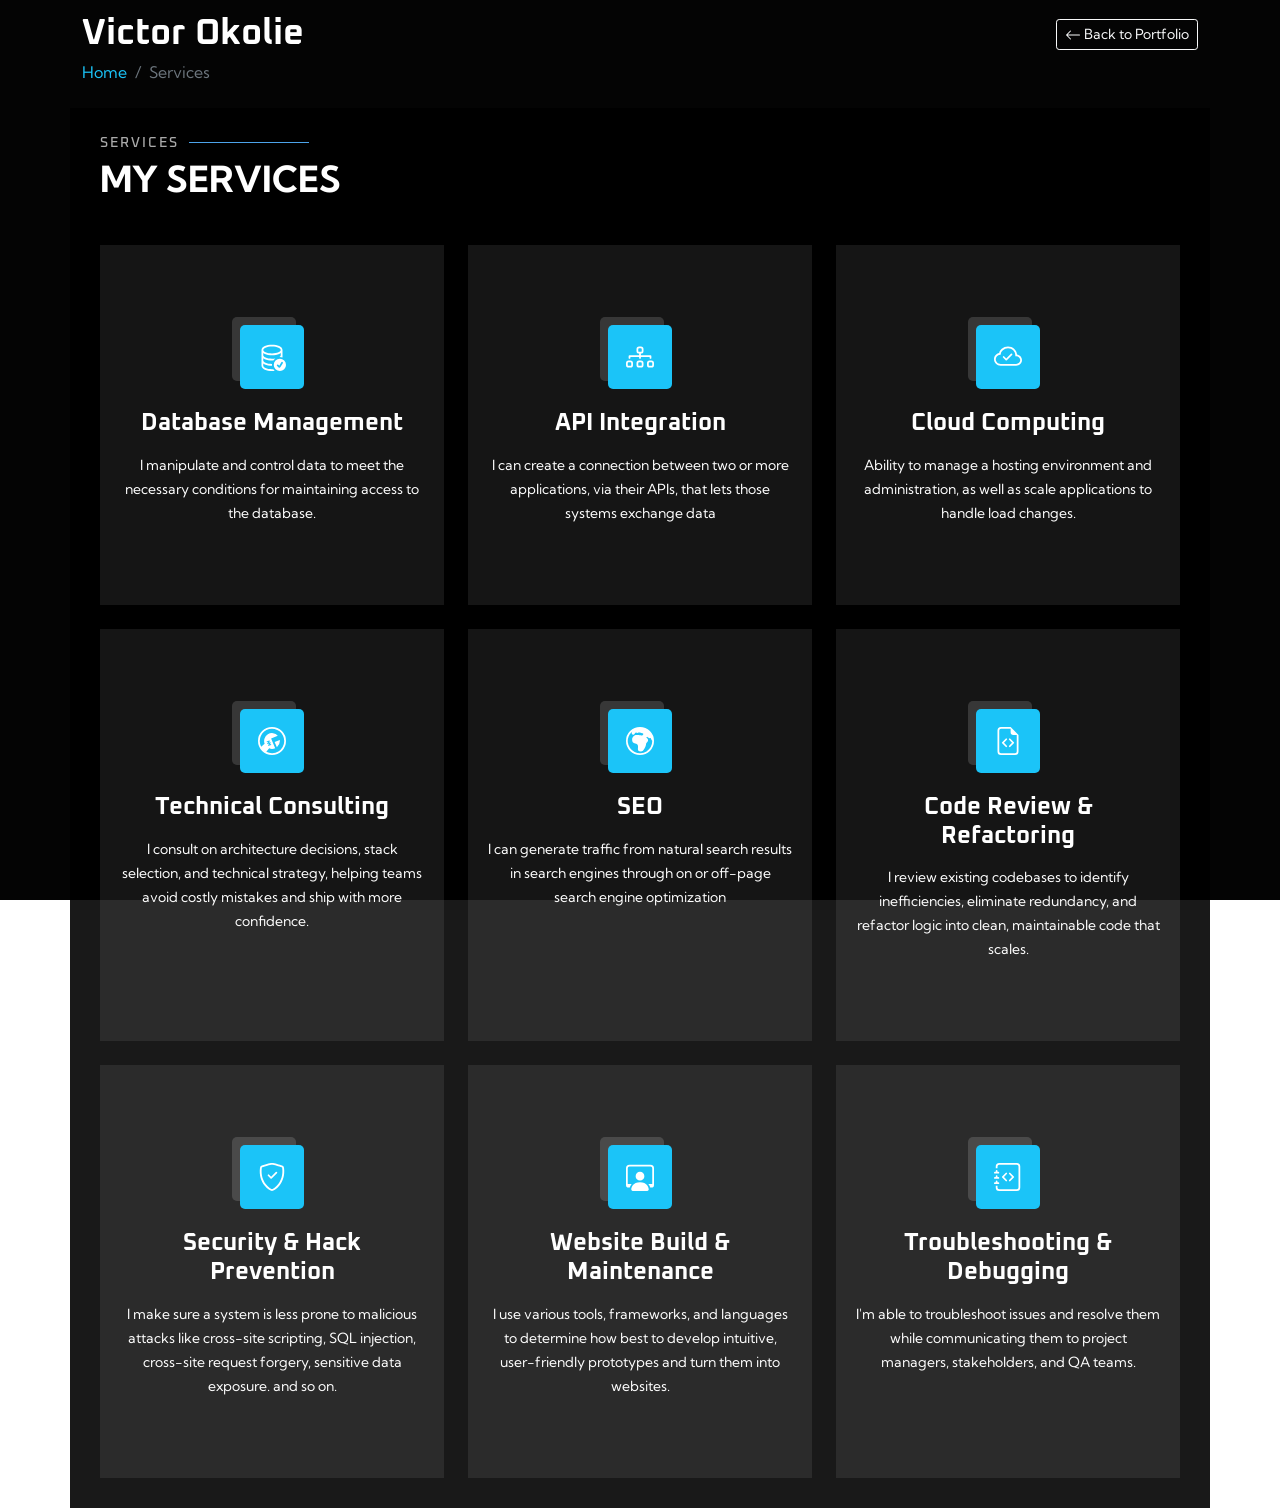
<file: services/index.html>
<!DOCTYPE html>
<html lang="en">

<head>
    <meta charset="utf-8">
    <meta content="width=device-width, initial-scale=1.0" name="viewport">

    <title>Victor Okolie's Services | Backend & Web3 Developer</title>
    <meta name="description"
        content="Explore the full range of services Victor Okolie offers — from backend API development and database design to smart contract audits, SEO, and full-stack web application builds.">
    <meta name="author" content="Victor Okolie" />
    <meta name="robots" content="index, follow">
    <meta name="keywords"
        content="victor okolie, quest coding, questcoding, full-stack developer portfolio, web3 developer, django developer, python developer, smart contract developer, backend developer, software engineer, website developer, API development, database design, solidity developer, freelance developer">

    <meta property="og:type" content="website">
    <meta property="og:url" content="https://victorokolie.com/services/">
    <meta property="og:title" content="Victor Okolie's Services | Backend & Web3 Developer">
    <meta property="og:description"
        content="Explore the full range of services Victor Okolie offers — from backend API development and database design to smart contract audits, SEO, and full-stack web application builds.">
    <meta property="og:image" content="https://victorokolie.com/og-image.png">
    <meta property="og:image:width" content="1200">
    <meta property="og:image:height" content="630">
    <meta property="og:image:alt" content="Victor Okolie's Services - Backend & Web3 Developer">
    <meta property="og:site_name" content="Victor Okolie's Portfolio">
    <meta property="og:locale" content="en_US">



    <!-- twitter cards -->
    <meta name="twitter:card" content="summary_large_image" />
    <meta name="twitter:url" content="https://victorokolie.com/services/">
    <meta name="twitter:title" content="Victor Okolie's Services | Backend & Web3 Developer">
    <meta name="twitter:description"
        content="Explore the full range of services Victor Okolie offers — from backend API development and database design to smart contract audits, SEO, and full-stack web application builds.">
    <meta name="twitter:image" content="https://victorokolie.com/og-image.png">
    <meta name="twitter:site" content="@victorokolie_" />
    <meta name="twitter:creator" content="@victorokolie_">

    <!-- Canonical and Navigation -->
    <link rel="canonical" href="https://victorokolie.com/services/">
    <link rel="home" href="https://victorokolie.com/">

    <!-- Favicons -->
    <link rel="icon" type="image/x-icon" href="/favicon.ico">
    <link rel="icon" type="image/png" sizes="48x48" href="https://victorokolie.com/favicon-48x48.png">
    <link rel="icon" type="image/png" sizes="32x32" href="https://victorokolie.com/favicon-32x32.png">
    <link rel="icon" type="image/png" sizes="16x16" href="https://victorokolie.com/favicon-16x16.png">
    <link rel="icon" type="image/png" href="https://victorokolie.com/favicon-96x96.png" sizes="96x96" />
    <link rel="icon" type="image/svg+xml" href="https://victorokolie.com/favicon.svg" />
    <link rel="apple-touch-icon" sizes="180x180" href="https://victorokolie.com/apple-touch-icon.png">
    <link rel="manifest" href="/site.webmanifest" />
    <meta name="theme-color" content="#000000">

    <!-- Preload critical resource  -->
    <link rel="preload" href="/assets/css/services.css" as="style">

    <!--  CSS Files -->
    <link href="/assets/vendor/bootstrap/css/bootstrap.min.css" rel="stylesheet">
    <link href="/assets/css/services.css" rel="stylesheet">


    <script type="application/ld+json">
  {
  "@context": "https://schema.org",
  "@type": "ItemList",
  "name": "Victor Okolie's Developer Services",
  "description": "Professional software development services offered by Victor Okolie, Backend & Web3 Developer.",
  "url": "https://victorokolie.com/services/",
  "itemListElement": [
    {
      "@type": "ListItem",
      "position": 1,
      "item": {
        "@type": "Service",
        "name": "Database Management",
        "description": "Data manipulation and control to maintain access, integrity, and performance across databases.",
        "provider": { "@type": "Person", "name": "Victor Okolie" }
      }
    },
    {
      "@type": "ListItem",
      "position": 2,
      "item": {
        "@type": "Service",
        "name": "API Integration",
        "description": "Creating connections between applications via APIs to enable seamless data exchange.",
        "provider": { "@type": "Person", "name": "Victor Okolie" }
      }
    },
    {
      "@type": "ListItem",
      "position": 3,
      "item": {
        "@type": "Service",
        "name": "Cloud Computing",
        "description": "Hosting environment management, administration, and application scaling to handle load changes.",
        "provider": { "@type": "Person", "name": "Victor Okolie" }
      }
    },
    {
      "@type": "ListItem",
      "position": 4,
      "item": {
        "@type": "Service",
        "name": "Technical Consulting",
        "description": "Providing expert guidance on system architecture, technology stack selection, and technical strategy to help projects move faster and smarter.",
        "provider": { "@type": "Person", "name": "Victor Okolie" }
      }
    },
    {
      "@type": "ListItem",
      "position": 5,
      "item": {
        "@type": "Service",
        "name": "Search Engine Optimization (SEO)",
        "description": "Generating organic traffic through on-page and off-page SEO strategies and implementation.",
        "provider": { "@type": "Person", "name": "Victor Okolie" }
      }
    },
    {
      "@type": "ListItem",
      "position": 6,
      "item": {
        "@type": "Service",
        "name": "Code Review & Refactoring",
        "description": "Reviewing and refactoring codebases to eliminate inefficiencies, reduce technical debt, and improve long-term maintainability.",
        "provider": { "@type": "Person", "name": "Victor Okolie" }
      }
    },
    {
      "@type": "ListItem",
      "position": 7,
      "item": {
        "@type": "Service",
        "name": "Security & Hack Prevention",
        "description": "Protecting systems against XSS, SQL injection, CSRF, and sensitive data exposure vulnerabilities.",
        "provider": { "@type": "Person", "name": "Victor Okolie" }
      }
    },
    {
      "@type": "ListItem",
      "position": 8,
      "item": {
        "@type": "Service",
        "name": "Website Build & Maintenance",
        "description": "Developing and maintaining intuitive, user-friendly websites using modern frameworks and languages.",
        "provider": { "@type": "Person", "name": "Victor Okolie" }
      }
    },
    {
      "@type": "ListItem",
      "position": 9,
      "item": {
        "@type": "Service",
        "name": "Troubleshooting & Debugging",
        "description": "Diagnosing and resolving technical issues while communicating clearly with project managers and QA teams.",
        "provider": { "@type": "Person", "name": "Victor Okolie" }
      }
    }
  ]
}
</script>

<script type="application/ld+json">
    {
    "@context": "https://schema.org",
    "@type": "BreadcrumbList",
    "itemListElement": [
        { "@type": "ListItem", "position": 1, "name": "Home", "item": "https://victorokolie.com/" },
        { "@type": "ListItem", "position": 2, "name": "Services", "item": "https://victorokolie.com/services/" }
    ]
    }
</script>


</head>

<body>

    <header id="header" class="py-3">
        <div class="container d-flex justify-content-between align-items-center">
            <h1><a href="/" rel="home">Victor Okolie</a></h1>
            <a href="/" class="btn btn-outline-light btn-sm">
                <svg xmlns="http://www.w3.org/2000/svg" width="16" height="16" fill="currentColor"
                    class="bi bi-arrow-left" viewBox="0 0 16 16">
                    <path fill-rule="evenodd"
                        d="M15 8a.5.5 0 0 0-.5-.5H2.707l3.147-3.146a.5.5 0 1 0-.708-.708l-4 4a.5.5 0 0 0 0 .708l4 4a.5.5 0 0 0 .708-.708L2.707 8.5H14.5A.5.5 0 0 0 15 8" />
                </svg> Back to Portfolio
            </a>
        </div>

        <nav aria-label="breadcrumb" class="py-2">
            <div class="container">
                <ol class="breadcrumb mb-0">
                    <li class="breadcrumb-item"><a href="/">Home</a></li>
                    <li class="breadcrumb-item active" aria-current="page">Services</li>
                </ol>
            </div>
        </nav>
    </header>


    <main id="main">


         <!-- ======= Services Section ======= -->
  <section id="services" class="services">
    <div class="container">

      <div class="section-title">
        <h2>Services</h2>
        <p>My Services</p>
      </div>

      <div class="row">
      
        <div class="col-lg-4 col-md-6 d-flex align-items-stretch mt-4">
          <div class="icon-box">
            <div class="icon">
              <svg xmlns="http://www.w3.org/2000/svg" width="16" height="16" fill="currentColor" class="bi bi-database-check"
                viewBox="0 0 16 16">
                <path
                  d="M12.5 16a3.5 3.5 0 1 0 0-7 3.5 3.5 0 0 0 0 7m1.679-4.493-1.335 2.226a.75.75 0 0 1-1.174.144l-.774-.773a.5.5 0 0 1 .708-.708l.547.548 1.17-1.951a.5.5 0 1 1 .858.514">
                </path>
                <path
                  d="M12.096 6.223A5 5 0 0 0 13 5.698V7c0 .289-.213.654-.753 1.007a4.5 4.5 0 0 1 1.753.25V4c0-1.007-.875-1.755-1.904-2.223C11.022 1.289 9.573 1 8 1s-3.022.289-4.096.777C2.875 2.245 2 2.993 2 4v9c0 1.007.875 1.755 1.904 2.223C4.978 15.71 6.427 16 8 16c.536 0 1.058-.034 1.555-.097a4.5 4.5 0 0 1-.813-.927Q8.378 15 8 15c-1.464 0-2.766-.27-3.682-.687C3.356 13.875 3 13.373 3 13v-1.302c.271.202.58.378.904.525C4.978 12.71 6.427 13 8 13h.027a4.6 4.6 0 0 1 0-1H8c-1.464 0-2.766-.27-3.682-.687C3.356 10.875 3 10.373 3 10V8.698c.271.202.58.378.904.525C4.978 9.71 6.427 10 8 10q.393 0 .774-.024a4.5 4.5 0 0 1 1.102-1.132C9.298 8.944 8.666 9 8 9c-1.464 0-2.766-.27-3.682-.687C3.356 7.875 3 7.373 3 7V5.698c.271.202.58.378.904.525C4.978 6.711 6.427 7 8 7s3.022-.289 4.096-.777M3 4c0-.374.356-.875 1.318-1.313C5.234 2.271 6.536 2 8 2s2.766.27 3.682.687C12.644 3.125 13 3.627 13 4c0 .374-.356.875-1.318 1.313C10.766 5.729 9.464 6 8 6s-2.766-.27-3.682-.687C3.356 4.875 3 4.373 3 4">
                </path>
              </svg>
            </div>
            <h4>Database Management</h4>
            <p>I manipulate and control data to meet the necessary conditions for maintaining access to the database.</p>
          </div>
        </div>
      
        <div class="col-lg-4 col-md-6 d-flex align-items-stretch mt-4">
          <div class="icon-box">
            <div class="icon">
              <svg xmlns="http://www.w3.org/2000/svg" width="16" height="16" fill="currentColor" class="bi bi-diagram-3"
                viewBox="0 0 16 16">
                <path fill-rule="evenodd"
                  d="M6 3.5A1.5 1.5 0 0 1 7.5 2h1A1.5 1.5 0 0 1 10 3.5v1A1.5 1.5 0 0 1 8.5 6v1H14a.5.5 0 0 1 .5.5v1a.5.5 0 0 1-1 0V8h-5v.5a.5.5 0 0 1-1 0V8h-5v.5a.5.5 0 0 1-1 0v-1A.5.5 0 0 1 2 7h5.5V6A1.5 1.5 0 0 1 6 4.5zM8.5 5a.5.5 0 0 0 .5-.5v-1a.5.5 0 0 0-.5-.5h-1a.5.5 0 0 0-.5.5v1a.5.5 0 0 0 .5.5zM0 11.5A1.5 1.5 0 0 1 1.5 10h1A1.5 1.5 0 0 1 4 11.5v1A1.5 1.5 0 0 1 2.5 14h-1A1.5 1.5 0 0 1 0 12.5zm1.5-.5a.5.5 0 0 0-.5.5v1a.5.5 0 0 0 .5.5h1a.5.5 0 0 0 .5-.5v-1a.5.5 0 0 0-.5-.5zm4.5.5A1.5 1.5 0 0 1 7.5 10h1a1.5 1.5 0 0 1 1.5 1.5v1A1.5 1.5 0 0 1 8.5 14h-1A1.5 1.5 0 0 1 6 12.5zm1.5-.5a.5.5 0 0 0-.5.5v1a.5.5 0 0 0 .5.5h1a.5.5 0 0 0 .5-.5v-1a.5.5 0 0 0-.5-.5zm4.5.5a1.5 1.5 0 0 1 1.5-1.5h1a1.5 1.5 0 0 1 1.5 1.5v1a1.5 1.5 0 0 1-1.5 1.5h-1a1.5 1.5 0 0 1-1.5-1.5zm1.5-.5a.5.5 0 0 0-.5.5v1a.5.5 0 0 0 .5.5h1a.5.5 0 0 0 .5-.5v-1a.5.5 0 0 0-.5-.5z">
                </path>
              </svg>
            </div>
            <h4>API Integration</h4>
            <p>I can create a connection between two or more applications, via their APIs, that lets those systems exchange
              data</p>
          </div>
        </div>
      
        <div class="col-lg-4 col-md-6 d-flex align-items-stretch mt-4">
          <div class="icon-box">
            <div class="icon">
              <svg xmlns="http://www.w3.org/2000/svg" width="16" height="16" fill="currentColor" class="bi bi-cloud-check"
                viewBox="0 0 16 16">
                <path fill-rule="evenodd"
                  d="M10.354 6.146a.5.5 0 0 1 0 .708l-3 3a.5.5 0 0 1-.708 0l-1.5-1.5a.5.5 0 1 1 .708-.708L7 8.793l2.646-2.647a.5.5 0 0 1 .708 0">
                </path>
                <path
                  d="M4.406 3.342A5.53 5.53 0 0 1 8 2c2.69 0 4.923 2 5.166 4.579C14.758 6.804 16 8.137 16 9.773 16 11.569 14.502 13 12.687 13H3.781C1.708 13 0 11.366 0 9.318c0-1.763 1.266-3.223 2.942-3.593.143-.863.698-1.723 1.464-2.383m.653.757c-.757.653-1.153 1.44-1.153 2.056v.448l-.445.049C2.064 6.805 1 7.952 1 9.318 1 10.785 2.23 12 3.781 12h8.906C13.98 12 15 10.988 15 9.773c0-1.216-1.02-2.228-2.313-2.228h-.5v-.5C12.188 4.825 10.328 3 8 3a4.53 4.53 0 0 0-2.941 1.1z">
                </path>
              </svg>
            </div>
            <h4>Cloud Computing</h4>
            <p>Ability to manage a hosting environment and administration, as well as scale applications to handle load
              changes.</p>
          </div>
        </div>
      
        <div class="col-lg-4 col-md-6 d-flex align-items-stretch mt-4">
          <div class="icon-box">
            <div class="icon">
              <svg xmlns="http://www.w3.org/2000/svg" width="16" height="16" fill="currentColor"
                class="bi bi-wrench-adjustable-circle" viewBox="0 0 16 16">
                <path d="M12.496 8a4.5 4.5 0 0 1-1.703 3.526L9.497 8.5l2.959-1.11q.04.3.04.61"></path>
                <path
                  d="M16 8A8 8 0 1 1 0 8a8 8 0 0 1 16 0m-1 0a7 7 0 1 0-13.202 3.249l1.988-1.657a4.5 4.5 0 0 1 7.537-4.623L7.497 6.5l1 2.5 1.333 3.11c-.56.251-1.18.39-1.833.39a4.5 4.5 0 0 1-1.592-.29L4.747 14.2A7 7 0 0 0 15 8m-8.295.139a.25.25 0 0 0-.288-.376l-1.5.5.159.474.808-.27-.595.894a.25.25 0 0 0 .287.376l.808-.27-.595.894a.25.25 0 0 0 .287.376l1.5-.5-.159-.474-.808.27.596-.894a.25.25 0 0 0-.288-.376l-.808.27z">
                </path>
              </svg>
            </div>
            <h4>Technical Consulting</h4>
            <p>I consult on architecture decisions, stack selection, and technical strategy, helping teams avoid costly mistakes and ship with more confidence.</p>
          </div>
        </div>
      
        <div class="col-lg-4 col-md-6 d-flex align-items-stretch mt-4">
          <div class="icon-box">
            <div class="icon">
              <svg xmlns="http://www.w3.org/2000/svg" width="16" height="16" fill="currentColor"
                class="bi bi-globe-europe-africa" viewBox="0 0 16 16">
                <path
                  d="M8 0a8 8 0 1 0 0 16A8 8 0 0 0 8 0M3.668 2.501l-.288.646a.847.847 0 0 0 1.479.815l.245-.368a.81.81 0 0 1 1.034-.275.81.81 0 0 0 .724 0l.261-.13a1 1 0 0 1 .775-.05l.984.34q.118.04.243.054c.784.093.855.377.694.801-.155.41-.616.617-1.035.487l-.01-.003C8.274 4.663 7.748 4.5 6 4.5 4.8 4.5 3.5 5.62 3.5 7c0 1.96.826 2.166 1.696 2.382.46.115.935.233 1.304.618.449.467.393 1.181.339 1.877C6.755 12.96 6.674 14 8.5 14c1.75 0 3-3.5 3-4.5 0-.262.208-.468.444-.7.396-.392.87-.86.556-1.8-.097-.291-.396-.568-.641-.756-.174-.133-.207-.396-.052-.551a.33.33 0 0 1 .42-.042l1.085.724c.11.072.255.058.348-.035.15-.15.415-.083.489.117.16.43.445 1.05.849 1.357L15 8A7 7 0 1 1 3.668 2.501">
                </path>
              </svg>
            </div>
            <h4>SEO</h4>
            <p>I can generate traffic from natural search results in search engines through on or off-page search engine
              optimization</p>
          </div>
        </div>
      
        <div class="col-lg-4 col-md-6 d-flex align-items-stretch mt-4">
          <div class="icon-box">
            <div class="icon">
              <svg xmlns="http://www.w3.org/2000/svg" width="16" height="16" fill="currentColor"
                class="bi bi-file-earmark-code" viewBox="0 0 16 16">
                <path
                  d="M14 4.5V14a2 2 0 0 1-2 2H4a2 2 0 0 1-2-2V2a2 2 0 0 1 2-2h5.5zm-3 0A1.5 1.5 0 0 1 9.5 3V1H4a1 1 0 0 0-1 1v12a1 1 0 0 0 1 1h8a1 1 0 0 0 1-1V4.5z">
                </path>
                <path
                  d="M8.646 6.646a.5.5 0 0 1 .708 0l2 2a.5.5 0 0 1 0 .708l-2 2a.5.5 0 0 1-.708-.708L10.293 9 8.646 7.354a.5.5 0 0 1 0-.708m-1.292 0a.5.5 0 0 0-.708 0l-2 2a.5.5 0 0 0 0 .708l2 2a.5.5 0 0 0 .708-.708L5.707 9l1.647-1.646a.5.5 0 0 0 0-.708">
                </path>
              </svg>
            </div>
            <h4>Code Review & Refactoring</h4>
            <p>I review existing codebases to identify inefficiencies, eliminate redundancy, and refactor logic into clean, maintainable code that scales.
            </p>
          </div>
        </div>
      
        <div class="col-lg-4 col-md-6 d-flex align-items-stretch mt-4">
          <div class="icon-box">
            <div class="icon">
              <svg xmlns="http://www.w3.org/2000/svg" width="16" height="16" fill="currentColor" class="bi bi-shield-check"
                viewBox="0 0 16 16">
                <path
                  d="M5.338 1.59a61 61 0 0 0-2.837.856.48.48 0 0 0-.328.39c-.554 4.157.726 7.19 2.253 9.188a10.7 10.7 0 0 0 2.287 2.233c.346.244.652.42.893.533q.18.085.293.118a1 1 0 0 0 .101.025 1 1 0 0 0 .1-.025q.114-.034.294-.118c.24-.113.547-.29.893-.533a10.7 10.7 0 0 0 2.287-2.233c1.527-1.997 2.807-5.031 2.253-9.188a.48.48 0 0 0-.328-.39c-.651-.213-1.75-.56-2.837-.855C9.552 1.29 8.531 1.067 8 1.067c-.53 0-1.552.223-2.662.524zM5.072.56C6.157.265 7.31 0 8 0s1.843.265 2.928.56c1.11.3 2.229.655 2.887.87a1.54 1.54 0 0 1 1.044 1.262c.596 4.477-.787 7.795-2.465 9.99a11.8 11.8 0 0 1-2.517 2.453 7 7 0 0 1-1.048.625c-.28.132-.581.24-.829.24s-.548-.108-.829-.24a7 7 0 0 1-1.048-.625 11.8 11.8 0 0 1-2.517-2.453C1.928 10.487.545 7.169 1.141 2.692A1.54 1.54 0 0 1 2.185 1.43 63 63 0 0 1 5.072.56">
                </path>
                <path
                  d="M10.854 5.146a.5.5 0 0 1 0 .708l-3 3a.5.5 0 0 1-.708 0l-1.5-1.5a.5.5 0 1 1 .708-.708L7.5 7.793l2.646-2.647a.5.5 0 0 1 .708 0">
                </path>
              </svg>
            </div>
            <h4>Security &amp; Hack Prevention</h4>
            <p>I make sure a system is less prone to malicious attacks like cross-site scripting, SQL injection, cross-site
              request forgery, sensitive data exposure. and so on.</p>
          </div>
        </div>
      
        <div class="col-lg-4 col-md-6 d-flex align-items-stretch mt-4">
          <div class="icon-box">
            <div class="icon">
              <svg xmlns="http://www.w3.org/2000/svg" width="16" height="16" fill="currentColor"
                class="bi bi-person-workspace" viewBox="0 0 16 16">
                <path d="M4 16s-1 0-1-1 1-4 5-4 5 3 5 4-1 1-1 1zm4-5.95a2.5 2.5 0 1 0 0-5 2.5 2.5 0 0 0 0 5"></path>
                <path
                  d="M2 1a2 2 0 0 0-2 2v9.5A1.5 1.5 0 0 0 1.5 14h.653a5.4 5.4 0 0 1 1.066-2H1V3a1 1 0 0 1 1-1h12a1 1 0 0 1 1 1v9h-2.219c.554.654.89 1.373 1.066 2h.653a1.5 1.5 0 0 0 1.5-1.5V3a2 2 0 0 0-2-2z">
                </path>
              </svg>
            </div>
            <h4>Website Build & Maintenance</h4>
            <p>I use various tools, frameworks, and languages to determine how best to develop intuitive, user-friendly
              prototypes and turn them into websites.</p>
          </div>
        </div>
      
        <div class="col-lg-4 col-md-6 d-flex align-items-stretch mt-4">
          <div class="icon-box">
            <div class="icon">
              <svg xmlns="http://www.w3.org/2000/svg" width="16" height="16" fill="currentColor" class="bi bi-journal-code"
                viewBox="0 0 16 16">
                <path fill-rule="evenodd"
                  d="M8.646 5.646a.5.5 0 0 1 .708 0l2 2a.5.5 0 0 1 0 .708l-2 2a.5.5 0 0 1-.708-.708L10.293 8 8.646 6.354a.5.5 0 0 1 0-.708m-1.292 0a.5.5 0 0 0-.708 0l-2 2a.5.5 0 0 0 0 .708l2 2a.5.5 0 0 0 .708-.708L5.707 8l1.647-1.646a.5.5 0 0 0 0-.708">
                </path>
                <path
                  d="M3 0h10a2 2 0 0 1 2 2v12a2 2 0 0 1-2 2H3a2 2 0 0 1-2-2v-1h1v1a1 1 0 0 0 1 1h10a1 1 0 0 0 1-1V2a1 1 0 0 0-1-1H3a1 1 0 0 0-1 1v1H1V2a2 2 0 0 1 2-2">
                </path>
                <path
                  d="M1 5v-.5a.5.5 0 0 1 1 0V5h.5a.5.5 0 0 1 0 1h-2a.5.5 0 0 1 0-1zm0 3v-.5a.5.5 0 0 1 1 0V8h.5a.5.5 0 0 1 0 1h-2a.5.5 0 0 1 0-1zm0 3v-.5a.5.5 0 0 1 1 0v.5h.5a.5.5 0 0 1 0 1h-2a.5.5 0 0 1 0-1z">
                </path>
              </svg>
            </div>
            <h4>Troubleshooting &amp; Debugging</h4>
            <p>I'm able to troubleshoot issues and resolve them while communicating them to project managers, stakeholders,
              and QA teams.</p>
          </div>
        </div>
      
      </div>

    </div>
  </section><!-- End Services Section -->



    </main><!-- End #main -->

    <!-- Vendor JS Files -->
    <script src="/assets/vendor/bootstrap/js/bootstrap.bundle.min.js"></script>


</body>

</html>
</file>
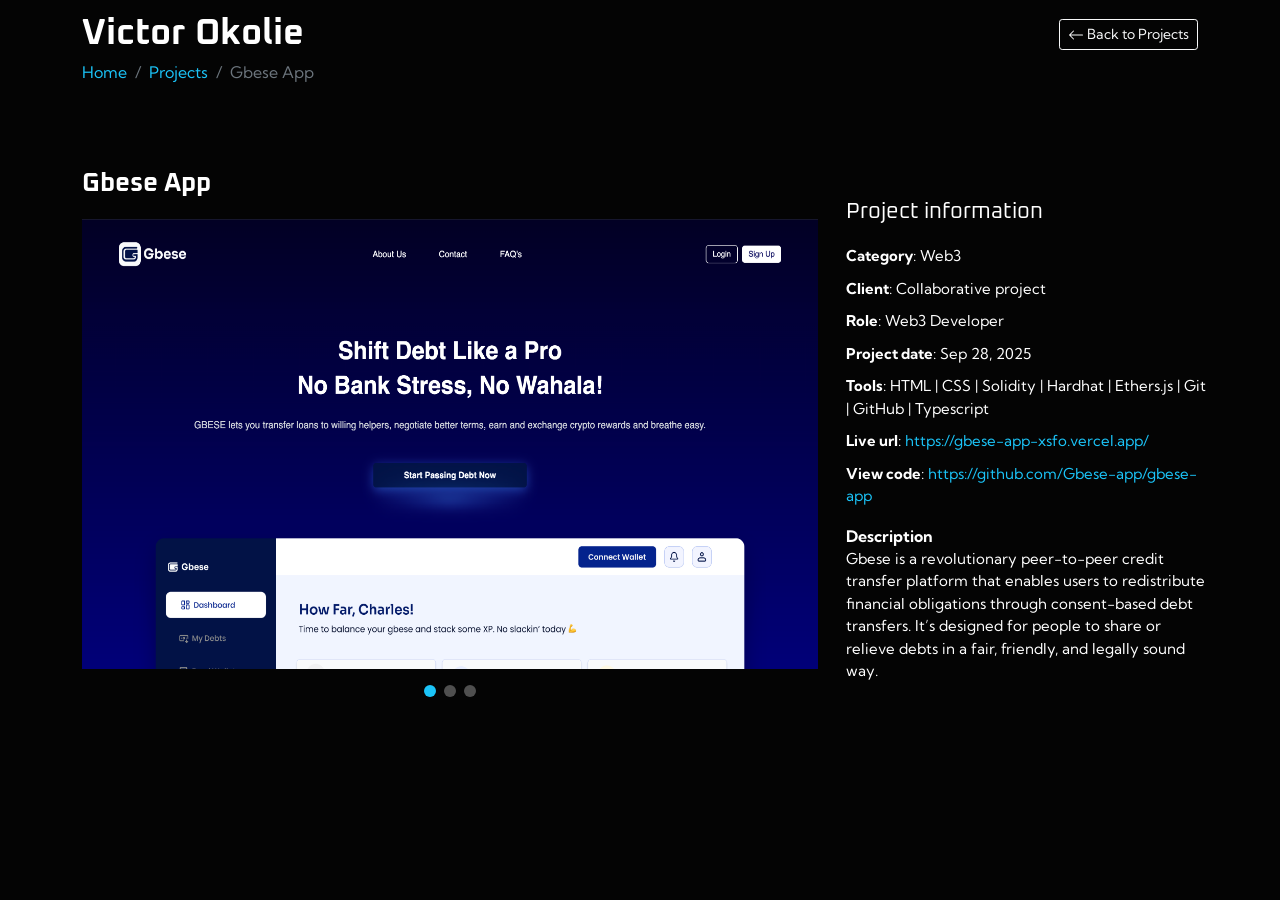
<file: projects/gbese-app/index.html>
<!DOCTYPE html>
<html lang="en">

<head>
  <meta charset="utf-8">
  <meta content="width=device-width, initial-scale=1.0" name="viewport">

  <title>Gbese App - Victor Okolie's Portfolio</title>
  <meta name="author" content="Victor Okolie"/>
  <meta name="description" content="Gbese is a peer-to-peer credit transfer platform enabling consent-based debt redistribution. Built with Solidity and Hardhat on the blockchain.">
  <meta name="keywords" content="Gbese App, HTML, CSS, Solidity, Hardhat, Ethers.js, Git, GitHub, Typescript,  victor okolie, questcoding, portfolio, web development, backend development, backend developer, web developer, django development, django developer, django, web3">
  <meta name="robots" content="index, follow">

  <meta property="og:type" content="article">
  <meta property="og:url" content="https://victorokolie.com/projects/gbese-app/">
  <meta property="og:title" content="Gbese App - Victor Okolie's Portfolio">
  <meta property="og:site_name" content="Victor Okolie's Portfolio">
  <meta property="og:description" content="Gbese is a peer-to-peer credit transfer platform enabling consent-based debt redistribution. Built with Solidity and Hardhat on the blockchain.">
  <meta property="og:image" content="https://victorokolie.com/assets/img/gbese-1.png">
  <meta property="og:image:alt" content="Gbese App - Peer-to-peer blockchain credit transfer platform">
  <meta property="og:image:width" content="1200">
  <meta property="og:image:height" content="630">
  <meta property="article:author" content="Victor Okolie">
  <meta property="article:published_time" content="2025-09-28T15:42:25.797020+00:00">
  <meta property="article:modified_time" content="2026-02-08T15:40:55.602581+00:00">
  <meta property="og:locale" content="en_US">


  <!-- twitter cards -->
  <meta name="twitter:card" content="summary_large_image" />
  <meta name="twitter:url" content="https://victorokolie.com/projects/gbese-app/">
  <meta name="twitter:title" content="Gbese App - Victor Okolie's Portfolio">
  <meta name="twitter:description" content="Gbese is a peer-to-peer credit transfer platform enabling consent-based debt redistribution. Built with Solidity and Hardhat on the blockchain.">
  <meta name="twitter:image" content="https://victorokolie.com/assets/img/gbese-1.png" />
  <meta name="twitter:site" content="@victorokolie_" />
  <meta name="twitter:creator" content="@victorokolie_">

  <!-- Canonical and Navigation -->
  <link rel="canonical" href="https://victorokolie.com/projects/gbese-app/">
  <link rel="home" href="/">

  <!-- Favicons -->
  <link rel="icon" type="image/x-icon" href="/favicon.ico">
  <link rel="icon" type="image/png" sizes="48x48" href="https://victorokolie.com/favicon-48x48.png">
  <link rel="icon" type="image/png" sizes="32x32" href="https://victorokolie.com/favicon-32x32.png">
  <link rel="icon" type="image/png" sizes="16x16" href="https://victorokolie.com/favicon-16x16.png">
  <link rel="icon" type="image/png" href="https://victorokolie.com/favicon-96x96.png" sizes="96x96" />
  <link rel="icon" type="image/svg+xml" href="https://victorokolie.com/favicon.svg" />
  <link rel="apple-touch-icon" sizes="180x180" href="https://victorokolie.com/apple-touch-icon.png">
  <link rel="manifest" href="/site.webmanifest" />
  <meta name="theme-color" content="#000000">

  <!-- Preload critical resource  -->
  <link rel="preload" href="/assets/css/projects.css" as="style">
  <link rel="preload" href="/assets/vendor/swiper/swiper-bundle.min.css" as="style">
  <link rel="preload" as="image" href="/assets/img/gbese-1.png">

  <!--  CSS Files -->
  <link href="/assets/vendor/bootstrap/css/bootstrap.min.css" rel="stylesheet">
  
  <!-- Template Main CSS File -->
  <link href="/assets/css/projects.css" rel="stylesheet">

  <!-- Non-critical CSS (load asynchronously) -->
  <link href="/assets/vendor/swiper/swiper-bundle.min.css" rel="stylesheet">


   <!-- Structured Data for better SEO -->
  <script type="application/ld+json">
{
  "@context": "https://schema.org",
  "@type": "SoftwareSourceCode",
  "name": "Gbese App",
  "description": "Gbese is a peer-to-peer credit transfer platform enabling consent-based debt redistribution. Built with Solidity and Hardhat on the blockchain.",
  "url": "https://victorokolie.com/projects/gbese-app/",
  "image": "https://victorokolie.com/assets/img/gbese-1.png",
  "author": {
    "@type": "Person",
    "name": "Victor Okolie",
    "jobTitle": "Backend & Web3 Developer",
    "url": "https://victorokolie.com/"
  },
  "codeRepository": "https://github.com/Gbese-app/gbese-app",
  "datePublished": "2025-09-28T15:42:25.797020+00:00",
  "dateModified": "2026-02-08T15:40:55.602581+00:00",
  "programmingLanguage": ["HTML", "CSS", "Solidity", "TypeScript"],
  "runtimePlatform": ["Hardhat", "Ethers.js"],
  "applicationCategory": "Web3",
  "isPartOf": {
    "@type": "CollectionPage",
    "name": "Victor Okolie's Projects",
    "url": "https://victorokolie.com/projects/"
  }
}
</script>

  <script type="application/ld+json">
  {
    "@context": "https://schema.org",
    "@type": "BreadcrumbList",
    "itemListElement": [
      { "@type": "ListItem", "position": 1, "name": "Home", "item": "https://victorokolie.com/" },
      { "@type": "ListItem", "position": 2, "name": "Projects", "item": "https://victorokolie.com/projects/" },
      { "@type": "ListItem", "position": 3, "name": "Gbese App", "item": "https://victorokolie.com/projects/gbese-app/" }
    ]
  }
  </script>


</head>

<body>

  
  <header id="header" class="py-3">
    <div class="container d-flex justify-content-between align-items-center">
      <h1><a href="/" rel="home">Victor Okolie</a></h1>
      <a href="/projects/" class="btn btn-outline-light btn-sm">
        <svg xmlns="http://www.w3.org/2000/svg" width="16" height="16" fill="currentColor" class="bi bi-arrow-left" viewBox="0 0 16 16">
  <path fill-rule="evenodd" d="M15 8a.5.5 0 0 0-.5-.5H2.707l3.147-3.146a.5.5 0 1 0-.708-.708l-4 4a.5.5 0 0 0 0 .708l4 4a.5.5 0 0 0 .708-.708L2.707 8.5H14.5A.5.5 0 0 0 15 8"/>
</svg> Back to Projects
      </a>
    </div>

    <nav aria-label="breadcrumb" class="py-2">
      <div class="container">
        <ol class="breadcrumb mb-0">
          <li class="breadcrumb-item"><a href="/">Home</a></li>
          <li class="breadcrumb-item"><a href="/projects/">Projects</a></li>
          <li class="breadcrumb-item active" aria-current="page">Gbese App</li>
        </ol>
      </div>
    </nav>
  </header>
  


  <main id="main">


    <!-- ======= Portfolio Details ======= -->
    <div id="portfolio-details" class="portfolio-details">
      <div class="container">

        <div class="row align-items-center">

          <div class="col-lg-8">
            <h2 class="portfolio-title">Gbese App</h2>

            <div class="portfolio-details-slider swiper" role="img" aria-label="Gbese App screenshots">
              <div class="swiper-wrapper align-items-center">

                
                <div class="swiper-slide">
                  <img src="/assets/img/gbese-1.png" loading="eager" class="thumbnails" alt="Gbese App screenshot 1">
                </div>
                
                <div class="swiper-slide">
                  <img src="/assets/img/gbese-2.png" loading="lazy" class="thumbnails" alt="Gbese App screenshot 2">
                </div>
                
                <div class="swiper-slide">
                  <img src="/assets/img/gbese-3.png" loading="lazy" class="thumbnails" alt="Gbese App screenshot 3">
                </div>
                

              </div>
              <div class="swiper-pagination"></div>
            </div>

          </div>

          <div class="col-lg-4 portfolio-info my-auto p-0 ps-3">
            <h3>Project information</h3>
            <ul>
              <li><strong>Category</strong>: Web3</li>
              <li><strong>Client</strong>: Collaborative project</li>
              <li><strong>Role</strong>: Web3 Developer</li>
              <li><strong>Project date</strong>: <time datetime="2025-09-28T15:42:25.797020+00:00">Sep 28, 2025</time></li>
              <li><strong>Tools</strong>: 
                HTML |
                
                CSS |
                
                Solidity |
                
                Hardhat |
                
                Ethers.js |
                
                Git |
                
                GitHub |
                
                Typescript 
                </li>
              
              
              <li><strong>Live url</strong>: <a href="https://gbese-app-xsfo.vercel.app/" rel="noopener" target="_blank">https://gbese-app-xsfo.vercel.app/</a></li>
                
                <li><strong>View code</strong>: <a href="https://github.com/Gbese-app/gbese-app" rel="noopener" target="_blank">https://github.com/Gbese-app/gbese-app</a></li>
                
              
            </ul>

            <div>
              <strong class="">Description</strong>
              <p class="mb-0 pt-0">Gbese is a revolutionary peer-to-peer credit transfer platform that enables users to redistribute financial obligations through consent-based debt transfers. It’s designed for people to share or relieve debts in a fair, friendly, and legally sound way.</p>
            </div>
          </div>

        </div>

      </div>
    </div><!-- End Portfolio Details -->

  </main><!-- End #main -->


  <!-- Vendor JS Files -->
  <script src="/assets/vendor/bootstrap/js/bootstrap.bundle.min.js"></script>
  <!-- <script src="/assets/vendor/glightbox/js/glightbox.min.js"></script> -->
  <script src="/assets/vendor/swiper/swiper-bundle.min.js"></script>

  <!-- Template Main JS File -->
   <script>
    new Swiper('.portfolio-details-slider', {
    speed: 400,
    loop: true,
    autoplay: {
      delay: 5000,
      disableOnInteraction: false
    },
    pagination: {
      el: '.swiper-pagination',
      type: 'bullets',
      clickable: true
    }
  });
   </script>

  <!-- <script src="/assets/js/main.js"></script> -->

</body>

</html>
</file>
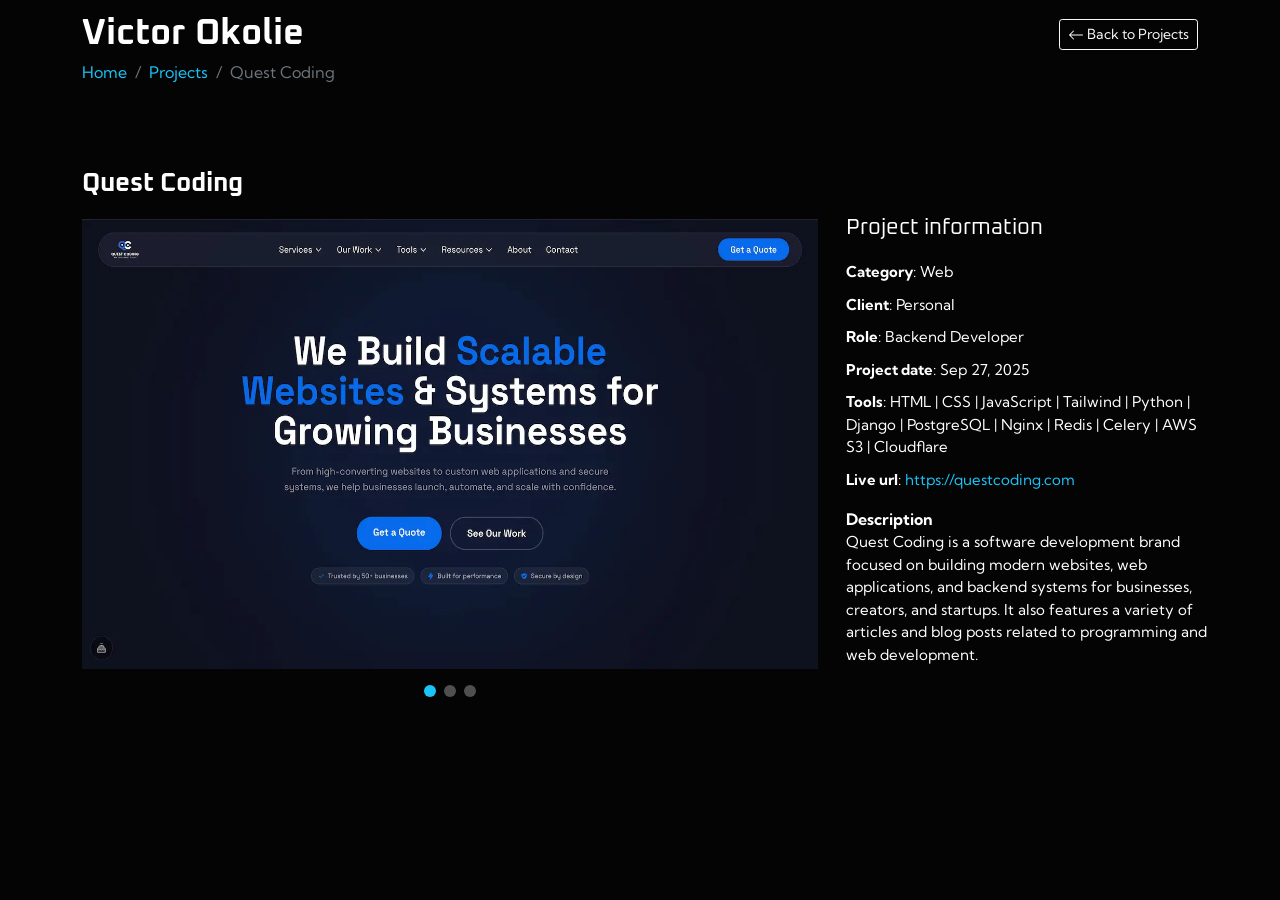
<file: projects/quest-coding/index.html>
<!DOCTYPE html>
<html lang="en">

<head>
  <meta charset="utf-8">
  <meta content="width=device-width, initial-scale=1.0" name="viewport">

  <title>Quest Coding - Victor Okolie's Portfolio</title>
  <meta name="author" content="Victor Okolie"/>
  <meta name="description" content="Quest Coding is a software development brand building modern websites and web apps. Features articles and blog posts on programming and web development.">
  <meta name="keywords" content="Quest Coding, HTML, CSS, Bootstrap, Python, Django, Django rest framework, SQLITE, PostgreSQL, jQuery, Redis, Git, GitHub, AWS S3,  victor okolie, questcoding, portfolio, web development, backend development, backend developer, web developer, django development, django developer, django, web">
  <meta name="robots" content="index, follow">

  <meta property="og:type" content="article">
  <meta property="og:url" content="https://victorokolie.com/projects/quest-coding/">
  <meta property="og:title" content="Quest Coding - Victor Okolie's Portfolio">
  <meta property="og:site_name" content="Victor Okolie's Portfolio">
  <meta property="og:description" content="Quest Coding is a software development brand building modern websites and web apps. Features articles and blog posts on programming and web development.">
  <meta property="og:image" content="https://victorokolie.com/assets/img/quest-coding-1.webp">
  <meta property="og:image:alt" content="Quest Coding - Software development blog and portfolio">
  <meta property="og:image:width" content="1200">
  <meta property="og:image:height" content="630">
  <meta property="article:author" content="Victor Okolie">
  <meta property="article:published_time" content="2025-09-27T14:57:41.210543+00:00">
  <meta property="article:modified_time" content="2025-09-27T15:01:57.217385+00:00">
  <meta property="og:locale" content="en_US">


  <!-- twitter cards -->
  <meta name="twitter:card" content="summary_large_image" />
  <meta name="twitter:url" content="https://victorokolie.com/projects/quest-coding/">
  <meta name="twitter:title" content="Quest Coding - Victor Okolie's Portfolio">
  <meta name="twitter:description" content="Quest Coding is a software development brand building modern websites and web apps. Features articles and blog posts on programming and web development.">
  <meta name="twitter:image" content="https://victorokolie.com/assets/img/quest-coding-1.webp" />
  <meta name="twitter:site" content="@victorokolie_" />
  <meta name="twitter:creator" content="@victorokolie_">

  <!-- Canonical and Navigation -->
  <link rel="canonical" href="https://victorokolie.com/projects/quest-coding/">
  <link rel="home" href="/">

  <!-- Favicons -->
  <link rel="icon" type="image/x-icon" href="/favicon.ico">
  <link rel="icon" type="image/png" sizes="48x48" href="https://victorokolie.com/favicon-48x48.png">
  <link rel="icon" type="image/png" sizes="32x32" href="https://victorokolie.com/favicon-32x32.png">
  <link rel="icon" type="image/png" sizes="16x16" href="https://victorokolie.com/favicon-16x16.png">
  <link rel="icon" type="image/png" href="https://victorokolie.com/favicon-96x96.png" sizes="96x96" />
  <link rel="icon" type="image/svg+xml" href="https://victorokolie.com/favicon.svg" />
  <link rel="apple-touch-icon" sizes="180x180" href="https://victorokolie.com/apple-touch-icon.png">
  <link rel="manifest" href="/site.webmanifest" />
  <meta name="theme-color" content="#000000">

  <!-- Preload critical resource  -->
  <link rel="preload" href="/assets/css/projects.css" as="style">
  <link rel="preload" href="/assets/vendor/swiper/swiper-bundle.min.css" as="style">
  <link rel="preload" as="image" href="/assets/img/quest-coding-1.webp">

  <!--  CSS Files -->
  <link href="/assets/vendor/bootstrap/css/bootstrap.min.css" rel="stylesheet">
  
  <!-- Template Main CSS File -->
  <link href="/assets/css/projects.css" rel="stylesheet">

  <!-- Non-critical CSS (load asynchronously) -->
  <link href="/assets/vendor/swiper/swiper-bundle.min.css" rel="stylesheet">


  <!-- Structured Data for better SEO -->
  <script type="application/ld+json">
{
  "@context": "https://schema.org",
  "@type": "SoftwareSourceCode",
  "name": "Quest Coding",
  "description": "Quest Coding is a software development brand building modern websites and web apps. Features articles and blog posts on programming and web development.",
  "url": "https://victorokolie.com/projects/quest-coding/",
  "image": "https://victorokolie.com/assets/img/quest-coding-1.webp",
  "author": {
    "@type": "Person",
    "name": "Victor Okolie",
    "jobTitle": "Backend & Web3 Developer",
    "url": "https://victorokolie.com/"
  },
  "codeRepository": "https://github.com/VicTorQuest/Quest-Coding-Blog",
  "datePublished": "2025-09-27T14:57:41.210543+00:00",
  "dateModified": "2025-09-27T15:01:57.217385+00:00",
  "programmingLanguage": ["HTML", "CSS", "JavaScript", "Python"],
  "runtimePlatform": ["Bootstrap", "Django", "Django Rest Framework", "SQLite", "PostgreSQL", "jQuery", "Redis", "AWS S3"],
  "applicationCategory": "Web",
  "isPartOf": {
    "@type": "CollectionPage",
    "name": "Victor Okolie's Projects",
    "url": "https://victorokolie.com/projects/"
  }
}
</script>

  <script type="application/ld+json">
  {
    "@context": "https://schema.org",
    "@type": "BreadcrumbList",
    "itemListElement": [
      { "@type": "ListItem", "position": 1, "name": "Home", "item": "https://victorokolie.com/" },
      { "@type": "ListItem", "position": 2, "name": "Projects", "item": "https://victorokolie.com/projects/" },
      { "@type": "ListItem", "position": 3, "name": "Quest Coding", "item": "https://victorokolie.com/projects/quest-coding/" }
    ]
  }
  </script>


</head>

<body>

  
  <header id="header" class="py-3">
    <div class="container d-flex justify-content-between align-items-center">
      <h1><a href="/" rel="home">Victor Okolie</a></h1>
      <a href="/projects/" class="btn btn-outline-light btn-sm">
        <svg xmlns="http://www.w3.org/2000/svg" width="16" height="16" fill="currentColor" class="bi bi-arrow-left" viewBox="0 0 16 16">
  <path fill-rule="evenodd" d="M15 8a.5.5 0 0 0-.5-.5H2.707l3.147-3.146a.5.5 0 1 0-.708-.708l-4 4a.5.5 0 0 0 0 .708l4 4a.5.5 0 0 0 .708-.708L2.707 8.5H14.5A.5.5 0 0 0 15 8"/>
</svg> Back to Projects
      </a>
    </div>

    <nav aria-label="breadcrumb" class="py-2">
      <div class="container">
        <ol class="breadcrumb mb-0">
          <li class="breadcrumb-item"><a href="/">Home</a></li>
          <li class="breadcrumb-item"><a href="/projects/">Projects</a></li>
          <li class="breadcrumb-item active" aria-current="page">Quest Coding</li>
        </ol>
      </div>
    </nav>
  </header>
  


  <main id="main">


    <!-- ======= Portfolio Details ======= -->
    <div id="portfolio-details" class="portfolio-details">
      <div class="container">

        <div class="row align-items-center">

          <div class="col-lg-8">
            <h2 class="portfolio-title">Quest Coding</h2>

            <div class="portfolio-details-slider swiper" role="img" aria-label="Quest Coding screenshots">
              <div class="swiper-wrapper align-items-center">

                
                <div class="swiper-slide">
                  <img src="/assets/img/quest-coding-1.webp" loading="eager" class="thumbnails" alt="Quest Coding screenshot 1">
                </div>
                
                <div class="swiper-slide">
                  <img src="/assets/img/quest-coding-2.webp" loading="lazy" class="thumbnails" alt="Quest Coding screenshot 2">
                </div>
                
                <div class="swiper-slide">
                  <img src="/assets/img/quest-coding-3.webp" loading="lazy" class="thumbnails" alt="Quest Coding screenshot 3">
                </div>
                
                

              </div>
              <div class="swiper-pagination"></div>
            </div>

          </div>

          <div class="col-lg-4 portfolio-info my-auto p-0 ps-3">
            <h3>Project information</h3>
            <ul>
              <li><strong>Category</strong>: Web</li>
              <li><strong>Client</strong>: Personal</li>
              <li><strong>Role</strong>: Backend Developer</li>
              <li><strong>Project date</strong>: <time datetime="2025-09-27T14:57:41.210543+00:00">Sep 27, 2025</time></li>
              <li><strong>Tools</strong>: 
                HTML |
                
                CSS |
                
                JavaScript |

                Tailwind |
                
                Python |
                
                Django |
                                                
                PostgreSQL |

                Nginx |
                
                Redis |

                Celery |
                
                AWS S3 |

                Cloudflare 
                </li>
              
              
              <li><strong>Live url</strong>: <a href="https://questcoding.com" rel="noopener" target="_blank">https://questcoding.com</a></li>
                                
              
            </ul>

            <div>
              <strong class="">Description</strong>
              <p class="mb-0 pt-0">Quest Coding is a software development brand focused on building modern websites, web applications, and backend systems for businesses, creators, and startups. It also features a variety of articles and blog posts related to programming and web development.</p>
            </div>
          </div>

        </div>

      </div>
    </div><!-- End Portfolio Details -->

  </main><!-- End #main -->


  <!-- Vendor JS Files -->
  <script src="/assets/vendor/bootstrap/js/bootstrap.bundle.min.js"></script>
  <!-- <script src="/assets/vendor/glightbox/js/glightbox.min.js"></script> -->
  <script src="/assets/vendor/swiper/swiper-bundle.min.js"></script>

  <!-- Template Main JS File -->
   <script>
    new Swiper('.portfolio-details-slider', {
    speed: 400,
    loop: true,
    autoplay: {
      delay: 5000,
      disableOnInteraction: false
    },
    pagination: {
      el: '.swiper-pagination',
      type: 'bullets',
      clickable: true
    }
  });
   </script>

  <!-- <script src="/assets/js/main.js"></script> -->

</body>

</html>
</file>
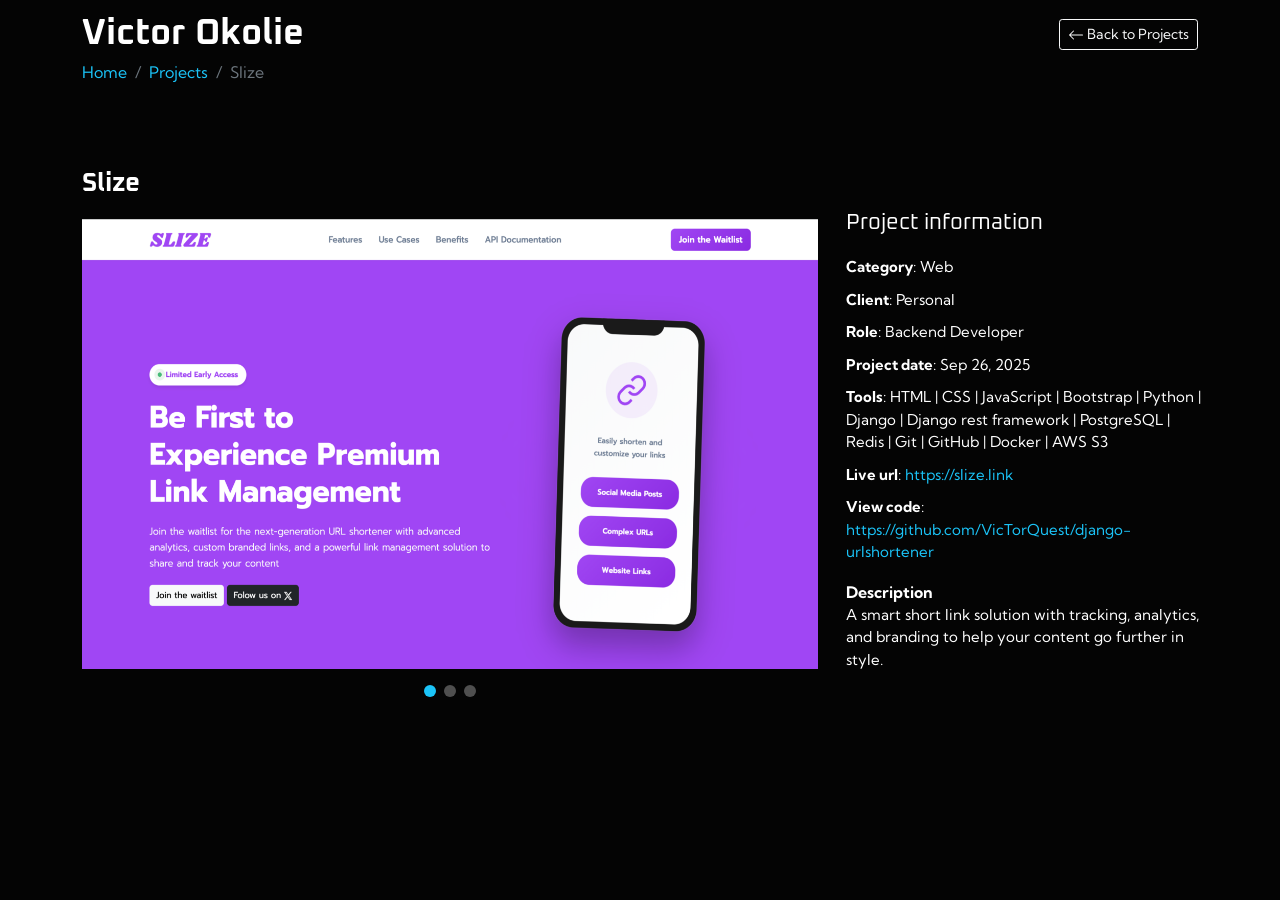
<file: projects/slize/index.html>
<!DOCTYPE html>
<html lang="en">

<head>
  <meta charset="utf-8">
  <meta content="width=device-width, initial-scale=1.0" name="viewport">

  <title>Slize - Victor Okolie's Portfolio</title>
  <meta name="author" content="Victor Okolie"/>
  <meta name="description" content="A smart short link solution with tracking, analytics, and branding to help your content go further in style.">
  <meta name="keywords" content="Slize, Slize Link, HTML, CSS, JavaScript, Bootstrap, Python, Django, Django rest framework, PostgreSQL, Redis, Git, GitHub, Docker, AWS S3,  victor okolie, questcoding, portfolio, web development, backend development, backend developer, web developer, django development, django developer, django, web">
  <meta name="robots" content="index, follow">

  <meta property="og:type" content="article">
  <meta property="og:url" content="https://victorokolie.com/projects/slize/">
  <meta property="og:title" content="Slize - Victor Okolie's Portfolio">
  <meta property="og:site_name" content="Victor Okolie's Portfolio">
  <meta property="og:description" content="A smart short link solution with tracking, analytics, and branding to help your content go further in style.">
  <meta property="og:image" content="https://victorokolie.com/assets/img/slize-1.png">
  <meta property="og:image:alt" content="Slize - Smart URL shortener with tracking and analytics">
  <meta property="og:image:width" content="1200">
  <meta property="og:image:height" content="630">
  <meta property="article:author" content="Victor Okolie">
  <meta property="article:published_time" content="2025-09-26T13:01:26.612484+00:00">
  <meta property="article:modified_time" content="2025-09-26T13:01:26.612502+00:00">
  <meta property="og:locale" content="en_US">


  <!-- twitter cards -->
  <meta name="twitter:card" content="summary_large_image" />
  <meta name="twitter:url" content="https://victorokolie.com/projects/slize/">
  <meta name="twitter:title" content="Slize - Victor Okolie's Portfolio">
  <meta name="twitter:description" content="A smart short link solution with tracking, analytics, and branding to help your content go further in style.">
  <meta name="twitter:image" content="https://victorokolie.com/assets/img/slize-1.png" />
  <meta name="twitter:site" content="@victorokolie_" />
  <meta name="twitter:creator" content="@victorokolie_">

  <!-- Canonical and Navigation -->
  <link rel="canonical" href="https://victorokolie.com/projects/slize/">
  <link rel="home" href="/">

  <!-- Favicons -->
  <link rel="icon" type="image/x-icon" href="/favicon.ico">
  <link rel="icon" type="image/png" sizes="48x48" href="https://victorokolie.com/favicon-48x48.png">
  <link rel="icon" type="image/png" sizes="32x32" href="https://victorokolie.com/favicon-32x32.png">
  <link rel="icon" type="image/png" sizes="16x16" href="https://victorokolie.com/favicon-16x16.png">
  <link rel="icon" type="image/png" href="https://victorokolie.com/favicon-96x96.png" sizes="96x96" />
  <link rel="icon" type="image/svg+xml" href="https://victorokolie.com/favicon.svg" />
  <link rel="apple-touch-icon" sizes="180x180" href="https://victorokolie.com/apple-touch-icon.png">
  <link rel="manifest" href="/site.webmanifest" />
  <meta name="theme-color" content="#000000">

  <!-- Preload critical resource  -->
  <link rel="preload" href="/assets/css/projects.css" as="style">
  <link rel="preload" href="/assets/vendor/swiper/swiper-bundle.min.css" as="style">
  <link rel="preload" as="image" href="/assets/img/slize-1.png">

  <!--  CSS Files -->
  <link href="/assets/vendor/bootstrap/css/bootstrap.min.css" rel="stylesheet">
  
  <!-- Template Main CSS File -->
  <link href="/assets/css/projects.css" rel="stylesheet">

  <!-- Non-critical CSS (load asynchronously) -->
  <link href="/assets/vendor/swiper/swiper-bundle.min.css" rel="stylesheet">


  <!-- Structured Data for better SEO -->
  <script type="application/ld+json">
{
  "@context": "https://schema.org",
  "@type": "SoftwareSourceCode",
  "name": "Slize",
  "description": "A smart short link solution with tracking, analytics, and branding to help your content go further in style.",
  "url": "https://victorokolie.com/projects/slize/",
  "image": "https://victorokolie.com/assets/img/slize-1.png",
  "author": {
    "@type": "Person",
    "name": "Victor Okolie",
    "jobTitle": "Backend & Web3 Developer",
    "url": "https://victorokolie.com/"
  },
  "codeRepository": "https://github.com/VicTorQuest/django-urlshortener",
  "datePublished": "2025-09-26T13:01:26.612484+00:00",
  "dateModified": "2025-09-26T13:01:26.612502+00:00",
  "programmingLanguage": ["HTML", "CSS", "JavaScript", "Python"],
  "runtimePlatform": ["Bootstrap", "Django", "Django Rest Framework", "PostgreSQL", "Redis", "Docker", "AWS S3"],
  "applicationCategory": "Web",
  "isPartOf": {
    "@type": "CollectionPage",
    "name": "Victor Okolie's Projects",
    "url": "https://victorokolie.com/projects/"
  }
}
</script>

  <script type="application/ld+json">
  {
    "@context": "https://schema.org",
    "@type": "BreadcrumbList",
    "itemListElement": [
      { "@type": "ListItem", "position": 1, "name": "Home", "item": "https://victorokolie.com/" },
      { "@type": "ListItem", "position": 2, "name": "Projects", "item": "https://victorokolie.com/projects/" },
      { "@type": "ListItem", "position": 3, "name": "Slize", "item": "https://victorokolie.com/projects/slize/" }
    ]
  }
  </script>


</head>

<body>

  
  <header id="header" class="py-3">
    <div class="container d-flex justify-content-between align-items-center">
      <h1><a href="/" rel="home">Victor Okolie</a></h1>
      <a href="/projects/" class="btn btn-outline-light btn-sm">
         <svg xmlns="http://www.w3.org/2000/svg" width="16" height="16" fill="currentColor" class="bi bi-arrow-left" viewBox="0 0 16 16">
  <path fill-rule="evenodd" d="M15 8a.5.5 0 0 0-.5-.5H2.707l3.147-3.146a.5.5 0 1 0-.708-.708l-4 4a.5.5 0 0 0 0 .708l4 4a.5.5 0 0 0 .708-.708L2.707 8.5H14.5A.5.5 0 0 0 15 8"/>
</svg> Back to Projects
      </a>
    </div>

    <nav aria-label="breadcrumb" class="py-2">
      <div class="container">
        <ol class="breadcrumb mb-0">
          <li class="breadcrumb-item"><a href="/">Home</a></li>
          <li class="breadcrumb-item"><a href="/projects/">Projects</a></li>
          <li class="breadcrumb-item active" aria-current="page">Slize</li>
        </ol>
      </div>
    </nav>
  </header>
  


  <main id="main">


    <!-- ======= Portfolio Details ======= -->
    <div id="portfolio-details" class="portfolio-details">
      <div class="container">

        <div class="row align-items-center">

          <div class="col-lg-8">
            <h2 class="portfolio-title">Slize</h2>

            <div class="portfolio-details-slider swiper" role="img" aria-label="Slize screenshots">
              <div class="swiper-wrapper align-items-center">

                
                <div class="swiper-slide">
                  <img src="/assets/img/slize-1.png" loading="eager" class="thumbnails" alt="Slize screenshot 1">
                </div>
                
                <div class="swiper-slide">
                  <img src="/assets/img/slize-2.png" loading="lazy" class="thumbnails" alt="Slize screenshot 2">
                </div>
                
                <div class="swiper-slide">
                  <img src="/assets/img/slize-3.png" loading="lazy" class="thumbnails" alt="Slize screenshot 3">
                </div>
                

              </div>
              <div class="swiper-pagination"></div>
            </div>

          </div>

          <div class="col-lg-4 portfolio-info my-auto p-0 ps-3">
            <h3>Project information</h3>
            <ul>
              <li><strong>Category</strong>: Web</li>
              <li><strong>Client</strong>: Personal</li>
              <li><strong>Role</strong>: Backend Developer</li>
              <li><strong>Project date</strong>: <time datetime="2025-09-26T13:01:26.612484+00:00">Sep 26, 2025</time></li>
              <li><strong>Tools</strong>: 
                HTML |
                
                CSS |
                
                JavaScript |
                
                Bootstrap |
                
                Python |
                
                Django |
                
                Django rest framework |
                
                PostgreSQL |
                
                Redis |
                
                Git |
                
                GitHub |
                
                Docker |
                
                AWS S3 
                </li>
              
              
              <li><strong>Live url</strong>: <a href="https://slize.link" rel="noopener" target="_blank">https://slize.link</a></li>
                
                <li><strong>View code</strong>: <a href="https://github.com/VicTorQuest/django-urlshortener" rel="noopener" target="_blank">https://github.com/VicTorQuest/django-urlshortener</a></li>
                
              
            </ul>

            <div>
              <strong class="">Description</strong>
              <p class="mb-0 pt-0">A smart short link solution with tracking, analytics, and branding to help your content go further in style.</p>
            </div>
          </div>

        </div>

      </div>
    </div><!-- End Portfolio Details -->

  </main><!-- End #main -->


  <!-- Vendor JS Files -->
  <script src="/assets/vendor/bootstrap/js/bootstrap.bundle.min.js"></script>
  <!-- <script src="/assets/vendor/glightbox/js/glightbox.min.js"></script> -->
  <script src="/assets/vendor/swiper/swiper-bundle.min.js"></script>

  <!-- Template Main JS File -->
   <script>
    new Swiper('.portfolio-details-slider', {
    speed: 400,
    loop: true,
    autoplay: {
      delay: 5000,
      disableOnInteraction: false
    },
    pagination: {
      el: '.swiper-pagination',
      type: 'bullets',
      clickable: true
    }
  });
   </script>

  <!-- <script src="/assets/js/main.js"></script> -->

</body>

</html>
</file>
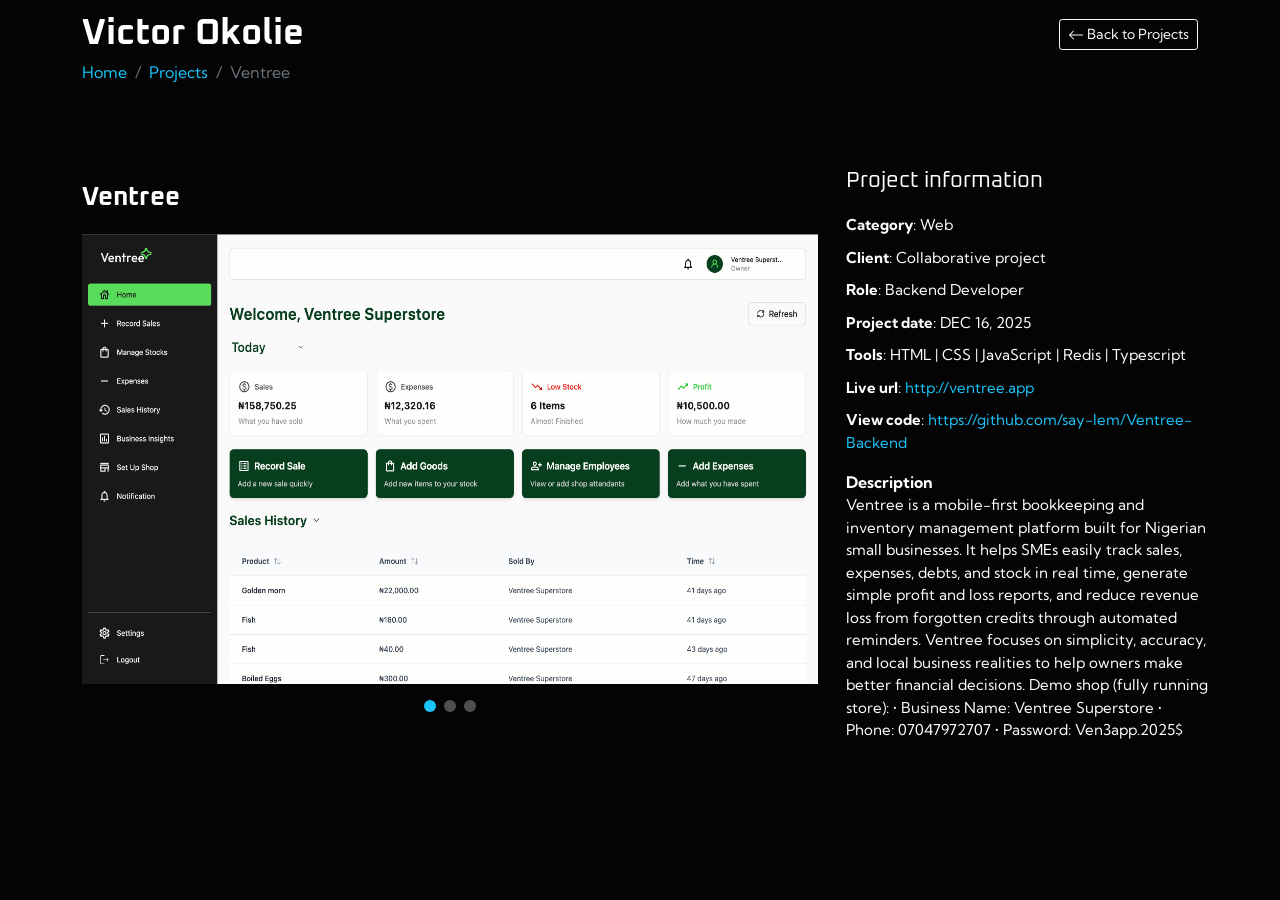
<file: projects/ventree/index.html>
<!DOCTYPE html>
<html lang="en">

<head>
  <meta charset="utf-8">
  <meta content="width=device-width, initial-scale=1.0" name="viewport">

  <title>Ventree - Victor Okolie's Portfolio</title>
  <meta name="author" content="Victor Okolie"/>
  <meta name="description" content="Ventree is a mobile-first bookkeeping and inventory management platform for small businesses. Track sales, expenses, debts, and stock in real time with automated reminders.">
  <meta name="keywords" content="Ventree, HTML, CSS, JavaScript, Redis, Typescript,  victor okolie, questcoding, portfolio, web development, backend development, backend developer, web developer, django development, django developer, django, web">
  <meta name="robots" content="index, follow">

  <meta property="og:type" content="article">
  <meta property="og:url" content="https://victorokolie.com/projects/ventree/"> 
  <meta property="og:title" content="Ventree - Victor Okolie's Portfolio">
  <meta property="og:site_name" content="Victor Okolie's Portfolio">
  <meta property="og:description" content="Ventree is a mobile-first bookkeeping and inventory management platform for small businesses. Track sales, expenses, debts, and stock in real time with automated reminders.">
  <meta property="og:image" content="https://victorokolie.com/assets/img/ventree.png">
  <meta property="og:image:alt" content="Ventree - Bookkeeping and inventory management platform">
  <meta property="og:image:width" content="1200">
  <meta property="og:image:height" content="630">
  <meta property="article:author" content="Victor Okolie">
  <meta property="article:published_time" content="2025-12-16T09:30:31.842349+00:00">
  <meta property="article:modified_time" content="2025-12-16T09:30:31.842363+00:00">
  <meta property="og:locale" content="en_US">


  <!-- twitter cards -->
  <meta name="twitter:card" content="summary_large_image" />
  <meta name="twitter:url" content="https://victorokolie.com/projects/ventree/">
  <meta name="twitter:title" content="Ventree - Victor Okolie's Portfolio">
  <meta name="twitter:description" content="Ventree is a mobile-first bookkeeping and inventory management platform for small businesses. Track sales, expenses, debts, and stock in real time with automated reminders.">
  <meta name="twitter:image" content="https://victorokolie.com/assets/img/ventree.png" />
  <meta name="twitter:site" content="@victorokolie_" />
  <meta name="twitter:creator" content="@victorokolie_">

  <!-- Canonical and Navigation -->
  <link rel="canonical" href="https://victorokolie.com/projects/ventree/">
  <link rel="home" href="/">

  <!-- Favicons -->
 <link rel="icon" type="image/x-icon" href="/favicon.ico">
  <link rel="icon" type="image/png" sizes="48x48" href="https://victorokolie.com/favicon-48x48.png">
  <link rel="icon" type="image/png" sizes="32x32" href="https://victorokolie.com/favicon-32x32.png">
  <link rel="icon" type="image/png" sizes="16x16" href="https://victorokolie.com/favicon-16x16.png">
  <link rel="icon" type="image/png" href="https://victorokolie.com/favicon-96x96.png" sizes="96x96" />
  <link rel="icon" type="image/svg+xml" href="https://victorokolie.com/favicon.svg" />
  <link rel="apple-touch-icon" sizes="180x180" href="https://victorokolie.com/apple-touch-icon.png">
  <link rel="manifest" href="/site.webmanifest" />
  <meta name="theme-color" content="#000000">

  <!-- Preload critical resource  -->
  <link rel="preload" href="/assets/css/projects.css" as="style">
  <link rel="preload" href="/assets/vendor/swiper/swiper-bundle.min.css" as="style">

  <!--  CSS Files -->
  <link href="/assets/vendor/bootstrap/css/bootstrap.min.css" rel="stylesheet">
  
  <!-- Template Main CSS File -->
  <link href="/assets/css/projects.css" rel="stylesheet">

  <!-- Non-critical CSS (load asynchronously) -->
  <link href="/assets/vendor/swiper/swiper-bundle.min.css" rel="stylesheet">


  <!-- Structured Data for better SEO -->
  <script type="application/ld+json">
{
  "@context": "https://schema.org",
  "@type": "SoftwareSourceCode",
  "name": "Ventree",
  "description": "Ventree is a mobile-first bookkeeping and inventory management platform for small businesses. Track sales, expenses, debts, and stock in real time with automated reminders.",
  "url": "https://victorokolie.com/projects/ventree/",
  "image": "https://victorokolie.com/assets/img/ventree.png",
  "author": {
    "@type": "Person",
    "name": "Victor Okolie",
    "jobTitle": "Backend & Web3 Developer",
    "url": "https://victorokolie.com/"
  },
  "codeRepository": "https://github.com/say-lem/Ventree-Backend",
  "datePublished": "2025-12-16",
  "dateModified": "2025-12-16",
  "programmingLanguage": ["HTML", "CSS", "JavaScript", "TypeScript"],
  "runtimePlatform": ["Redis"],
  "applicationCategory": "Web",
  "isPartOf": {
    "@type": "CollectionPage",
    "name": "Victor Okolie's Projects",
    "url": "https://victorokolie.com/projects/"
  }
}
</script>

  <script type="application/ld+json">
  {
    "@context": "https://schema.org",
    "@type": "BreadcrumbList",
    "itemListElement": [
      { "@type": "ListItem", "position": 1, "name": "Home", "item": "https://victorokolie.com/" },
      { "@type": "ListItem", "position": 2, "name": "Projects", "item": "https://victorokolie.com/projects/" },
      { "@type": "ListItem", "position": 3, "name": "Ventree", "item": "https://victorokolie.com/projects/ventree/" }
    ]
  }
  </script>


</head>

<body>

  
  <header id="header" class="py-3">
    <div class="container d-flex justify-content-between align-items-center">
      <h1><a href="/" rel="home">Victor Okolie</a></h1>
      <a href="/projects/" class="btn btn-outline-light btn-sm">
        <svg xmlns="http://www.w3.org/2000/svg" width="16" height="16" fill="currentColor" class="bi bi-arrow-left" viewBox="0 0 16 16">
  <path fill-rule="evenodd" d="M15 8a.5.5 0 0 0-.5-.5H2.707l3.147-3.146a.5.5 0 1 0-.708-.708l-4 4a.5.5 0 0 0 0 .708l4 4a.5.5 0 0 0 .708-.708L2.707 8.5H14.5A.5.5 0 0 0 15 8"/>
</svg> Back to Projects
      </a>
    </div>

    <nav aria-label="breadcrumb" class="py-2">
      <div class="container">
        <ol class="breadcrumb mb-0">
          <li class="breadcrumb-item"><a href="/">Home</a></li>
          <li class="breadcrumb-item"><a href="/projects/">Projects</a></li>
          <li class="breadcrumb-item active" aria-current="page">Ventree</li>
        </ol>
      </div>
    </nav>
  </header>
  


  <main id="main">


    <!-- ======= Portfolio Details ======= -->
    <div id="portfolio-details" class="portfolio-details">
      <div class="container">

        <div class="row align-items-center">

          <div class="col-lg-8">
            <h2 class="portfolio-title">Ventree</h2>

            <div class="portfolio-details-slider swiper" role="img" aria-label="Ventree screenshots">
              <div class="swiper-wrapper align-items-center">

                
                <div class="swiper-slide">
                  <img src="/assets/img/ventree-1.png" loading="eager" class="thumbnails" alt="Ventree screenshot 1">
                </div>
                
                <div class="swiper-slide">
                  <img src="/assets/img/ventree-2.png" loading="lazy" class="thumbnails" alt="Ventree screenshot 2">
                </div>
                
                <div class="swiper-slide">
                  <img src="/assets/img/ventree-3.png" loading="lazy" class="thumbnails" alt="Ventree screenshot 3">
                </div>
                

              </div>
              <div class="swiper-pagination"></div>
            </div>

          </div>

          <div class="col-lg-4 portfolio-info my-auto p-0 ps-3">
            <h3>Project information</h3>
            <ul>
              <li><strong>Category</strong>: Web</li>
              <li><strong>Client</strong>: Collaborative project</li>
              <li><strong>Role</strong>: Backend Developer</li>
              <li><strong>Project date</strong>: <time datetime="2025-12-16T09:30:31.842349+00:00">DEC 16, 2025</time></li>
              <li><strong>Tools</strong>: 
                HTML |
                
                CSS |
                
                JavaScript |
                
                Redis |
                
                Typescript 
                </li>
              
              
              <li><strong>Live url</strong>: <a href="http://ventree.app" rel="noopener" target="_blank">http://ventree.app</a></li>
                
                <li><strong>View code</strong>: <a href="https://github.com/say-lem/Ventree-Backend" rel="noopener" target="_blank">https://github.com/say-lem/Ventree-Backend</a></li>
                
              
            </ul>

            <div>
              <strong class="">Description</strong>
              <p class="mb-0 pt-0">Ventree is a mobile-first bookkeeping and inventory management platform built for Nigerian small businesses. It helps SMEs easily track sales, expenses, debts, and stock in real time, generate simple profit and loss reports, and reduce revenue loss from forgotten credits through automated reminders. Ventree focuses on simplicity, accuracy, and local business realities to help owners make better financial decisions.


 Demo shop (fully running store):
• Business Name: Ventree Superstore
• Phone: 07047972707
• Password: Ven3app.2025$</p>
            </div>
          </div>

        </div>

      </div>
    </div><!-- End Portfolio Details -->

  </main><!-- End #main -->


  <!-- Vendor JS Files -->
  <script src="/assets/vendor/bootstrap/js/bootstrap.bundle.min.js"></script>
  <!-- <script src="/assets/vendor/glightbox/js/glightbox.min.js"></script> -->
  <script src="/assets/vendor/swiper/swiper-bundle.min.js"></script>

  <!-- Template Main JS File -->
   <script>
    new Swiper('.portfolio-details-slider', {
    speed: 400,
    loop: true,
    autoplay: {
      delay: 5000,
      disableOnInteraction: false
    },
    pagination: {
      el: '.swiper-pagination',
      type: 'bullets',
      clickable: true
    }
  });
   </script>

  <!-- <script src="/assets/js/main.js"></script> -->

</body>

</html>
</file>
<file: assets/css/style.css>
@import url('https://fonts.googleapis.com/css2?family=Kumbh+Sans:wght@300;400;500;600;700&display=swap');
@import url('https://fonts.googleapis.com/css2?family=Oxanium:wght@300;400;500;600;700&display=swap');
* {
  box-sizing: border-box;
}
body {
  font-family: 'Kumbh Sans', sans-serif;
  background-color: #040404;
  color: #fff;
  position: relative;
  background: transparent;

}
body::before {
  content: "";
  position: fixed;
  background: #040404;
  background-size: cover;
  left: 0;
  right: 0;
  top: 0;
  bottom: 0;
  height: 100vh;
  z-index: -1;
}

.loader-bg {
  background-color: #040404;
  position: fixed;
  display: block;
  width: 100%;
  height: 100vh;
  z-index: 9999;
}

.loader {
  border: 0 solid transparent;
  border-radius: 50%;
  width: 100px;
  height: 100px;
  position: absolute;
  top: 50%;
  left: 50%;
  transform: translate(-50%, -50%);
}

.loader::before, .loader::after {
  content: "";
  border: 1em solid #1bc4f8;
  border-radius: 50%;
  width: inherit;
  height: inherit;
  position:  absolute;
  top: 0;
  left: 0;
  animation: loader 2s linear infinite;
  opacity: 0;
}

.loader::before {
  animation-delay: .5s;
}

@keyframes loader {
  0% {
    transform: scale(0);
    opacity: 0;
  }

  50% {
    opacity: 1;
  }

  100% {
    transform: scale(1);
    opacity: 0;
  }
}

@media (min-width: 1024px) {
  body::before {
    background-attachment: fixed;
  }

  #header .lead {
    line-height: 2.5rem;
  }
  
}

a {
  color: #1bc4f8;
  text-decoration: none;
}

a:hover {
  color: #6eddff;
  text-decoration: none;
}

h1, h2, h3, h4, h5, h6, #header .lead {
  font-family: 'Oxanium', cursive;
}

/*--------------------------------------------------------------
# Header
--------------------------------------------------------------*/
#header {
  transition: ease-in-out 0.3s;
  position: relative;
  height: 100vh;
  display: flex;
  align-items: center;
  z-index: 997;
  overflow-y: auto;
}
#header * {
  transition: ease-in-out 0.3s;
}
#header h1 {
  font-size: 48px;
  margin: 0;
  padding: 0;
  line-height: 1;
  font-weight: 700;
  font-family: 'Oxanium', cursive;
  
}
#header h1 a, #header h1 a:hover {
  color: #fff;
  line-height: 1;
  display: inline-block;
}
#header .lead {
  font-size: 24px;
  margin-top: 20px;
  color: rgba(255, 255, 255, 0.8);
  font-weight: 500;
}
#header .lead strong {
  color: #fff;
  border-bottom: 2px solid #1bc4f8;
  padding-bottom: 3px;
  font-weight: 500 !important;
}
#header img {
  padding: 0;
  margin: 0;
}
#header .social-links {
  margin-top: 40px;
  display: flex;
}
#header .social-links a {
  font-size: 16px;
  display: flex;
  justify-content: center;
  align-items: center;
  background: rgba(255, 255, 255, 0.1);
  color: #fff;
  line-height: 1;
  margin-right: 8px;
  border-radius: 50%;
  width: 40px;
  height: 40px;
}
#header .social-links a:hover {
  background: #1bc4f8;
}
@media (max-width: 992px) {
  #header h1 {
    font-size: 36px;
  }
  #header .lead {
    font-size: 20px;
    line-height: 30px;
  }
  #header .social-links {
    margin-top: 15px;
  }
  #header .container {
    display: flex;
    flex-direction: column;
    align-items: center;
  }
}

/* Header Top */
#header.header-top {
  height: 80px;
  position: fixed;
  left: 0;
  top: 0;
  right: 0;
  background: rgba(0, 0, 0, 0.9);
}
#header.header-top .social-links, #header.header-top p,  #header.header-top .cta-buttons {
  display: none;
}
#header.header-top h1 {
  margin-right: auto;
  font-size: 36px;
}
#header.header-top .container {
  display: flex;
  align-items: center;
}
#header.header-top .navbar {
  margin: 0;
}


/*--------------------------------------------------------------
# Navigation Menu
--------------------------------------------------------------*/
/**
* Desktop Navigation 
*/

.resume-icon  {
  position: absolute;
  right: 20px;
  bottom: 15px;
  display: flex;
  justify-content: center;
  font-size: 26px;
  align-items: center;
  color: white;
  background-color: #1bc4f8;
  height: 50px;
  width: 50px;
  border-radius: 50%;
  cursor: pointer;
  z-index: 998;
  font-size: 26px;
  animation:bouncy 5s infinite linear;
}

.resume-icon:hover {
  color: white !important;
}

.resume-icon .bi {
  width: 26px;
  height: 26px;
}

@keyframes bouncy {
  0%{bottom:15px}
  40%{bottom:15px}
  43%{bottom:+3px}
  46%{bottom:15px}
  48%{bottom:+1px}
  50%{bottom:15px}
  100%{bottom:15px;}
}

.navbar {
  padding: 0;
  margin-top: 35px;
}
.navbar ul {
  margin: 0;
  padding: 0;
  display: flex;
  list-style: none;
  align-items: center;
}
.navbar li {
  position: relative;
}
.navbar li + li {
  margin-left: 30px;
}
.navbar a, .navbar a:focus {
  display: flex;
  align-items: center;
  justify-content: space-between;
  padding: 0;
  font-family: 'Kumbh Sans', sans-serif;
  font-size: 16px;
  font-weight: 400;
  color: rgba(255, 255, 255, 0.7);
  font-family: 'Oxanium', cursive;;
  white-space: nowrap;
  transition: 0.3s;
}
.navbar a i, .navbar a:focus i {
  font-size: 12px;
  line-height: 0;
  margin-left: 5px;
}
.navbar a:before {
  content: "";
  position: absolute;
  width: 0;
  height: 2px;
  bottom: -4px;
  left: 0;
  background-color: #1bc4f8;
  visibility: hidden;
  width: 0px;
  transition: all 0.3s ease-in-out 0s;
}
.navbar a:hover:before, .navbar li:hover > a:before, .navbar .active:before {
  visibility: visible;
  width: 25px;
}
.navbar a:hover, .navbar .active, .navbar .active:focus, .navbar li:hover > a {
  color: #fff;
}

/**
* Mobile Navigation 
*/
.mobile-nav-toggle {
  color: #fff;
  width: 28px;
  height: 28px;
  cursor: pointer;
  display: none;
  line-height: 0;
  transition: 0.5s;
  position: fixed;
  right: 15px;
  top: 15px;
}

@media (max-width: 991px) {
  .mobile-nav-toggle {
    display: block;
  }

  .navbar ul {
    display: none;
  }
}
.navbar-mobile {
  position: fixed;
  overflow: hidden;
  top: 0;
  right: 0;
  left: 0;
  bottom: 0;
  background: rgba(0, 0, 0, 0.9);
  transition: 0.3s;
  z-index: 999;
  margin-top: 0;
}
.navbar-mobile .mobile-nav-toggle {
  position: absolute;
  top: 15px;
  right: 15px;
}
.navbar-mobile ul {
  display: block;
  position: absolute;
  top: 55px;
  right: 15px;
  bottom: 45px;
  left: 15px;
  padding: 10px 0;
  overflow-y: auto;
  transition: 0.3s;
  border: 2px solid rgba(255, 255, 255, 0.2);
}
.navbar-mobile li {
  padding: 12px 20px;
}
.navbar-mobile li + li {
  margin: 0;
}
.navbar-mobile a, .navbar-mobile a:focus {
  font-size: 16px;
  position: relative;
}

/*--------------------------------------------------------------
# Sections General
--------------------------------------------------------------*/
section {
  overflow: hidden;
  position: absolute;
  width: 100%;
  top: 140px;
  bottom: 100%;
  opacity: 0;
  transition: ease-in-out 0.4s;
  z-index: 2;
}
section.section-show {
  top: 100px;
  bottom: auto;
  opacity: 1;
  padding-bottom: 45px;
}
section .container {
  background: rgba(0, 0, 0, 0.9);
  padding: 30px;
}
@media (max-width: 768px) {
  section {
    top: 120px;
  }
  section.section-show {
    top: 80px;
  }

  #header.header-top {
    height: 60px;
  }
  #header.header-top h1 {
    font-size: 26px;
  }
}




.section-title h2 {
  font-size: 14px;
  font-weight: 500;
  padding: 0;
  line-height: 1px;
  margin: 0 0 20px 0;
  letter-spacing: 2px;
  text-transform: uppercase;
  color: #aaaaaa;
  font-family: 'Oxanium', cursive;
}
.section-title h2::after {
  content: "";
  width: 120px;
  height: 1px;
  display: inline-block;
  background: #4da4ea;
  margin: 4px 10px;
}
.section-title p {
  margin: 0;
  margin: -15px 0 15px 0;
  font-size: 36px;
  font-weight: 700;
  text-transform: uppercase;
  font-family: 'Kumbh Sans', sans-serif;
  color: #fff;
}

/*--------------------------------------------------------------
# About
--------------------------------------------------------------*/
.about-me .content h3 {
  font-weight: 700;
  font-size: 26px;
  color: #1bc4f8;
}
.about-me .content ul {
  list-style: none;
  padding: 0;
}
.about-me .content ul li {
  margin-bottom: 20px;
  display: flex;
  align-items: center;
}
.about-me .content ul strong {
  margin-right: 10px;
}
.about-me .content ul i {
  font-size: 16px;
  margin-right: 5px;
  color: #1bc4f8;
  line-height: 0;
}
.about-me .content p:last-child {
  margin-bottom: 0;
}

.tools .icon-box img {
  width: 32px;
  height: 32px;
}

/*--------------------------------------------------------------
# Counts
--------------------------------------------------------------*/
.counts {
  padding: 70px 0 60px;
}
.counts .count-box {
  padding: 30px 30px 25px 30px;
  width: 100%;
  position: relative;
  text-align: center;
  background: rgba(255, 255, 255, 0.08);
}
.counts .count-box i {
  position: absolute;
  top: -25px;
  left: 50%;
  transform: translateX(-50%);
  font-size: 24px;
  background: rgba(255, 255, 255, 0.1);
  padding: 12px;
  color: #1bc4f8;
  border-radius: 50px;
  line-height: 0;
}
.counts .count-box span {
  font-size: 36px;
  display: block;
  font-weight: 600;
  color: #fff;
}
.counts .count-box p {
  padding: 0;
  margin: 0;
  font-size: 14px;
}



/*--------------------------------------------------------------
# Skills
--------------------------------------------------------------*/
.skills .progress {
  height: 60px;
  display: block;
  background: none;
  border-radius: 0;
}
.skills .progress .skill {
  padding: 10px 0;
  margin: 0;
  text-transform: uppercase;
  display: block;
  font-weight: 600;
  font-family: 'Oxanium', cursive;
  color: #fff;
}
.skills .progress .skill .val {
  float: right;
  font-style: normal;
}
.skills .progress-bar-wrap {
  background: rgba(255, 255, 255, 0.2);
}
.skills .progress-bar {
  width: 1px;
  height: 10px;
  transition: 0.9s;
  background-color: #1bc4f8;
}





/*--------------------------------------------------------------
# Stats Section
--------------------------------------------------------------*/
.stats svg {
  background-color: #1a1a1a;
  color: #1bc4f8;
  fill: #1bc4f8;
  box-shadow: 0px 2px 25px rgba(0, 0, 0, 0.1);
  width: 54px;
  height: 54px;
  padding: 12px;        /* controls how much space around the icon */
  border-radius: 50%;
  border: 2px solid #000000;
  box-sizing: border-box;  /* ensures padding doesn't push beyond 54px */
  flex-shrink: 0;          /* prevents it from squishing in flex layouts */
  z-index: 1;
}

.stats .stats-item {
  background-color: #1a1a1a;
  margin-top: -27px;
  padding: 30px 30px 25px 30px;
  width: 100%;
  position: relative;
  text-align: center;
  box-shadow: 0px 2px 35px rgba(0, 0, 0, 0.1);
  border-radius: 4px;
  z-index: 0;
}

.stats .stats-item span {
  font-size: 36px;
  display: block;
  font-weight: 700;
  color: color-mix(in srgb, #fafafa, transparent 20%);
}

.stats .stats-item h3 {
  padding: 0;
  margin: 0;
  font-family: 'Kumbh Sans', sans-serif;
  font-size: 16px;
}


/*--------------------------------------------------------------
# Global Footer
--------------------------------------------------------------*/
.find-me {
  color: var(--default-color);
  background-color: var(--background-color);
  font-size: 14px;
  text-align: center;
  position: relative;
}

.find-me h3 {
  font-size: 36px;
  font-weight: 700;
  position: relative;
  padding: 0;
  margin: 0 0 15px 0;
}

.find-me p {
  font-size: 15;
  font-style: italic;
  padding: 0;
  margin: 0 0 30px 0;
}


.find-me .social-links a {
  font-size: 16px;
  display: flex;
  align-items: center;
  justify-content: center;
  background: var(--accent-color);
  color: var(--contrast-color);
  line-height: 1;
  margin: 0 4px;
  border-radius: 50%;
  text-align: center;
  width: 36px;
  height: 36px;
  transition: 0.3s;
}

.find-me .social-links a:hover {
  background: color-mix(in srgb, var(--accent-color), transparent 20%);
  text-decoration: none;
}

.find-me .copyright {
  padding-top: 25px;
  border-top: 1px solid color-mix(in srgb, var(--default-color), transparent 90%);
}

.find-me .credits {
  font-size: 13px;
  padding-top: 5px;
}

/*--------------------------------------------------------------
# Resume
--------------------------------------------------------------*/
.resume .resume-title {
  font-size: 26px;
  font-weight: 700;
  margin-top: 20px;
  margin-bottom: 20px;
  color: #fff;
}
.resume .resume-item {
  padding: 0 0 20px 20px;
  margin-top: -2px;
  border-left: 2px solid rgba(255, 255, 255, 0.2);
  position: relative;
}
.resume .resume-item h4 {
  line-height: 18px;
  font-size: 18px;
  font-weight: 600;
  text-transform: uppercase;
  font-family: 'Oxanium', cursive;
  color: #1bc4f8;
  margin-bottom: 10px;
}
.resume .resume-item h5 {
  font-size: 16px;
  background: rgba(255, 255, 255, 0.15);
  padding: 5px 15px;
  display: inline-block;
  font-weight: 600;
  margin-bottom: 10px;
}
.resume .resume-item ul {
  padding-left: 20px;
}
.resume .resume-item ul li {
  padding-bottom: 10px;
}
.resume .resume-item:last-child {
  padding-bottom: 0;
}
.resume .resume-item::before {
  content: "";
  position: absolute;
  width: 16px;
  height: 16px;
  border-radius: 50px;
  left: -9px;
  top: 0;
  background: #1bc4f8;
  border: 2px solid #1bc4f8;
}

/*--------------------------------------------------------------
# Services
--------------------------------------------------------------*/
.services .icon-box {
  text-align: center;
  background: rgba(204, 204, 204, 0.1);
  padding: 80px 20px;
  transition: all ease-in-out 0.3s;
}
.services .icon-box .icon {
  margin: 0 auto;
  width: 64px;
  height: 64px;
  background: #1bc4f8;
  border-radius: 5px;
  transition: all 0.3s ease-out 0s;
  display: flex;
  align-items: center;
  justify-content: center;
  margin-bottom: 20px;
  transform-style: preserve-3d;
}
.services .icon-box .icon .bi {
  color: #fff;
  width: 28px;
  height: 28px;
}
.services .icon-box .icon::before {
  position: absolute;
  content: "";
  left: -8px;
  top: -8px;
  height: 100%;
  width: 100%;
  background: rgba(255, 255, 255, 0.15);
  border-radius: 5px;
  transition: all 0.3s ease-out 0s;
  transform: translateZ(-1px);
}
.services .icon-box h4 {
  font-weight: 700;
  margin-bottom: 15px;
  font-size: 24px;
}
.services .icon-box h4 a {
  color: #fff;
}
.services .icon-box p {
  line-height: 24px;
  font-size: 14px;
  margin-bottom: 0;
}
.services .icon-box:hover {
  background: #1bc4f8;
  border-color: #1bc4f8;
}
.services .icon-box:hover .icon {
  background: #fff;
}
.services .icon-box:hover .icon .bi {
  color: #6eddff;
}
.services .icon-box:hover .icon::before {
  background: #6eddff;
}
.services .icon-box:hover h4 a, .services .icon-box:hover p {
  color: #fff;
}

/*--------------------------------------------------------------
# Portfolio
--------------------------------------------------------------*/
.portfolio .portfolio-item {
  margin-bottom: 30px;
}
.portfolio #portfolio-flters {
  padding: 0;
  margin: 0 auto 15px auto;
  list-style: none;
  text-align: center;
  border-radius: 50px;
  padding: 2px 15px;
}
.portfolio #portfolio-flters li {
  cursor: pointer;
  display: inline-block;
  padding: 8px 16px 10px 16px;
  font-size: 14px;
  font-weight: 600;
  line-height: 1;
  text-transform: uppercase;
  color: #fff;
  background: rgba(255, 255, 255, 0.1);
  margin: 0 3px 10px 3px;
  transition: all 0.3s ease-in-out;
  border-radius: 4px;
}
.portfolio #portfolio-flters li:hover, .portfolio #portfolio-flters li.filter-active {
  background: #1bc4f8;
}
.portfolio #portfolio-flters li:last-child {
  margin-right: 0;
}
.portfolio .portfolio-wrap {
  transition: 0.3s;
  position: relative;
  overflow: hidden;
  z-index: 1;
  background: rgba(0, 0, 0, 0.6);
}
.portfolio .portfolio-wrap::before {
  content: "";
  background: rgba(0, 0, 0, 0.6);
  position: absolute;
  left: 30px;
  right: 30px;
  top: 30px;
  bottom: 30px;
  transition: all ease-in-out 0.3s;
  z-index: 2;
  opacity: 0;
}

.portfolio .portfolio-wrap img {
  height: 213px;
  width: 100%;
}

@media screen and (max-width: 374px) {
  .portfolio .portfolio-wrap img {
    height: 185px;
  }
}

.portfolio .portfolio-wrap .portfolio-info {
  opacity: 0;
  position: absolute;
  top: 0;
  left: 0;
  right: 0;
  bottom: 0;
  text-align: center;
  z-index: 3;
  transition: all ease-in-out 0.3s;
  display: flex;
  flex-direction: column;
  justify-content: center;
  align-items: center;
}
.portfolio .portfolio-wrap .portfolio-info::before {
  display: block;
  content: "";
  width: 48px;
  height: 48px;
  position: absolute;
  top: 35px;
  left: 35px;
  border-top: 3px solid #fff;
  border-left: 3px solid #fff;
  transition: all 0.5s ease 0s;
  z-index: 9994;
}
.portfolio .portfolio-wrap .portfolio-info::after {
  display: block;
  content: "";
  width: 48px;
  height: 48px;
  position: absolute;
  bottom: 35px;
  right: 35px;
  border-bottom: 3px solid #fff;
  border-right: 3px solid #fff;
  transition: all 0.5s ease 0s;
  z-index: 9994;
}
.portfolio .portfolio-wrap .portfolio-info h4 {
  font-size: 20px;
  color: #fff;
  font-weight: 600;
}
.portfolio .portfolio-wrap .portfolio-info p {
  color: #ffffff;
  font-size: 14px;
  text-transform: uppercase;
  padding: 0;
  margin: 0;
}
.portfolio .portfolio-wrap .portfolio-links {
  text-align: center;
  z-index: 4;
}
.portfolio .portfolio-wrap .portfolio-links a {
  color: #fff;
  margin: 0 4px;
  font-size: 22px;
  display: inline-block;
  transition: 0.3s;
}

.portfolio .portfolio-wrap .portfolio-links a .bi {
  width: 22px;
  height: 22px;
}
.portfolio .portfolio-wrap .portfolio-links a:hover {
  color: #1bc4f8;
}
.portfolio .portfolio-wrap:hover::before {
  top: 0;
  left: 0;
  right: 0;
  bottom: 0;
  opacity: 1;
}
.portfolio .portfolio-wrap:hover .portfolio-info {
  opacity: 1;
}
.portfolio .portfolio-wrap:hover .portfolio-info::before {
  top: 15px;
  left: 15px;
}
.portfolio .portfolio-wrap:hover .portfolio-info::after {
  bottom: 15px;
  right: 15px;
}

.swiper-slide .thumbnails {
    width: 100%;
    height: 450px;
  }

/*--------------------------------------------------------------
# Contact
--------------------------------------------------------------*/
.contact-p, .feedback-p {
  font-size: 14px;
  font-weight: 500;
  padding: 0;
  margin: 0 0 20px 0;
  letter-spacing: 2px;
  color: #aaaaaa;
  font-family: 'Kumbh Sans', sans-serif;
}
.contact .info-box {
  color: #444444;
  padding: 20px;
  width: 100%;
  background: rgba(255, 255, 255, 0.08);
}

.contact .info-box .icon {
  display: flex;
  align-items: center;
  justify-content: center;
  background: rgba(255, 255, 255, 0.1);
  width: 52px;
  height: 52px;
  float: left;
  border-radius: 50%;
}

.contact .info-box .bx {
  width: 24px;
  height: 24px;
  color: #1bc4f8;
  
}
.contact .info-box h3 {
  font-size: 20px;
  color: rgba(255, 255, 255, 0.5);
  font-weight: 700;
  margin: 10px 0 8px 68px;
}
.contact .info-box p {
  padding: 0;
  color: #fff;
  line-height: 24px;
  font-size: 14px;
  margin: 0 0 0 68px;
}
.contact .info-box .social-links {
  margin: 5px 0 0 68px;
  display: flex;
}
.contact .info-box .social-links a {
  font-size: 18px;
  display: inline-block;
  color: #fff;
  line-height: 1;
  margin-right: 12px;
  transition: 0.3s;
}
.contact .info-box .social-links a:hover {
  color: #1bc4f8;
}
.contact .php-email-form, .feedback .php-email-form {
  padding: 30px;
  background: rgba(255, 255, 255, 0.08);
}
.contact .php-email-form .error-message, .feedback .php-email-form #error-feedback{
  display: none;
  background: rgba(255, 255, 255, 0.08);
  background: #ed3c0d;
  text-align: left;
  padding: 15px;
  font-weight: 600;
}
.contact .php-email-form .error-message br + br, .feedback .php-email-form #error-feedback br + br {
  margin-top: 25px;
}
.contact .php-email-form .sent-message {
  display: none;
  background: rgba(255, 255, 255, 0.08);
  background: #1bc4f8;
  text-align: center;
  padding: 15px;
  font-weight: 600;
}


.feedback .php-email-form #feedback-sent {
  display: none;
  background: rgba(255, 255, 255, 0.08);
  background: #1bc4f8;
  text-align: center;
  padding: 15px;
  font-weight: 600;
}

.contact .php-email-form .loading, .feedback .php-email-form .loading {
  display: none;
  background: rgba(255, 255, 255, 0.08);
  text-align: center;
  padding: 15px;
}
.contact .php-email-form .loading:before, .feedback .php-email-form .loading:before{
  content: "";
  display: inline-block;
  border-radius: 50%;
  width: 24px;
  height: 24px;
  margin: 0 10px -6px 0;
  border: 3px solid #1bc4f8;
  border-top-color: #eee;
  -webkit-animation: animate-loading 1s linear infinite;
  animation: animate-loading 1s linear infinite;
}
.contact .php-email-form input, .contact .php-email-form textarea, .feedback .php-email-form input, .feedback .php-email-form textarea{
  border-radius: 0;
  box-shadow: none;
  font-size: 14px;
  background: rgba(255, 255, 255, 0.08);
  border: 0;
  transition: 0.3s;
  color: #fff;
}
.contact .php-email-form input:focus, .contact .php-email-form textarea:focus, .feedback .php-email-form input:focus, .feedback .php-email-form textarea:focus{
  background-color: rgba(255, 255, 255, 0.11);
}
.contact .php-email-form input::-moz-placeholder, .contact .php-email-form textarea::-moz-placeholder, .feedback .php-email-form input::-moz-placeholder, .feedback .php-email-form textarea::-moz-placeholder{
  color: rgba(255, 255, 255, 0.3);
  opacity: 1;
}
.contact .php-email-form input::placeholder, .contact .php-email-form textarea::placeholder, .feedback .php-email-form input::placeholder, .feedback .php-email-form textarea::placeholder{
  color: rgba(255, 255, 255, 0.3);
  opacity: 1;
}
.contact .php-email-form input, .feedback .php-email-form input {
  padding: 10px 15px;
}
.contact .php-email-form textarea, .feedback .php-email-form textarea {
  padding: 12px 15px;
}
.contact .php-email-form button, .feedback .php-email-form button {
  background: #1bc4f8;
  border: 0;
  padding: 10px 30px;
  color: #fff;
  transition: 0.4s;
  border-radius: 4px;
}
.contact .php-email-form button[type=submit]:hover, .feedback .php-email-form button[type=submit]:hover {
  background: #4da4ea;
}
@-webkit-keyframes animate-loading {
  0% {
    transform: rotate(0deg);
  }
  100% {
    transform: rotate(360deg);
  }
}
@keyframes animate-loading {
  0% {
    transform: rotate(0deg);
  }
  100% {
    transform: rotate(360deg);
  }
}

/*--------------------------------------------------------------
# Credits
--------------------------------------------------------------*/
.credits {
  position: fixed;
  right: 0;
  left: 0;
  bottom: 0;
  padding: 15px;
  text-align: right;
  font-size: 13px;
  color: #fff;
  z-index: 999999;
}
@media (max-width: 992px) {
  .credits {
    text-align: center;
    padding: 10px;
    background: rgba(0, 0, 0, 0.8);
  }
}

@media (max-width: 480px) {
  #header .lead {
    text-align: center;
  }
}

@media screen and (max-width: 1024px) {
  .swiper-slide .thumbnails {
    width: 100%;
    height: 100%;
    object-fit: cover;
  }
}
.credits a {
  color: #1bc4f8;
  transition: 0.3s;
}
.credits a:hover {
  color: #fff;
}

#particles-js {
  position: absolute;
  top: 0;
  left: 0;
  bottom:  0;
  right: 0;
  z-index: -1;
  height: 98vh;
}

.card--article-preview {
  display: flex;
  justify-content: space-between;
  align-items: center;
  gap: 1em;
  padding: 0.5em 0px;
  border-bottom: 1px solid rgba(249, 250,251, 0.1);
}

#blogLoader {
  color: #1bc4f8 !important;
}

.article-preview__body {
  display: flex;
  align-items: center;
}

.article-preview__body > h3 {
  margin-right: 0.5em;
  margin-top: 0.5em;
  font-size: 28px;
}

.article-preview__body > .post {
  line-height: 1.9em;
  color: #fff;
}

.card--article-preview strong {
  font-weight: 400;
}

.card--article-preview small {
  font-weight: 100;
}

.post-links {
  color: inherit !important;
}

.cta-buttons {
  margin-top: 2rem;
  display: flex;
}

.cta-buttons .btn {
  padding: 12px 24px;
  font-weight: 600;
  border-radius: 25px;
  text-transform: uppercase;
  letter-spacing: 1px;
  transition: all 0.3s ease;
}

.cta-buttons .btn-primary {
  background: linear-gradient(45deg, #1bc4f8, #048eb9);
  border: none;
  box-shadow: 0 4px 15px rgba(0, 123, 255, 0.3);
}

.cta-buttons .btn-primary:hover {
  transform: translateY(-2px);
  box-shadow: 0 6px 20px rgba(0, 123, 255, 0.4);
}

.cta-buttons .btn-outline-light:hover {
  background-color: rgba(255, 255, 255, 0.1);
  transform: translateY(-2px);
}

.cta-buttons .nav-link.btn {
  color: inherit;
  text-decoration: none;
}

.cta-buttons .nav-link.btn:hover {
  color: inherit;
}

@media (max-width: 768px) {
  .cta-buttons {
    display: flex;
    flex-direction: column;
    gap: 1rem;
  }

  .cta-buttons {
width: 100%;
}
  
  .cta-buttons .btn {
    width: 100%;
    margin: 0;
  }
}
</file>
<file: assets/css/about.css>
@import url('https://fonts.googleapis.com/css2?family=Kumbh+Sans:wght@300;400;500;600;700&display=swap');
@import url('https://fonts.googleapis.com/css2?family=Oxanium:wght@300;400;500;600;700&display=swap');

/*--------------------------------------------------------------
# Portfolio Details
--------------------------------------------------------------*/
* {
    box-sizing: border-box;
}

body {
  font-family: 'Kumbh Sans', sans-serif;
  background-color: #040404;
  color: #fff;
  position: relative;
  background: transparent;

}
body::before {
  content: "";
  position: fixed;
  background: #040404;
  background-size: cover;
  left: 0;
  right: 0;
  top: 0;
  bottom: 0;
  height: 100vh;
  z-index: -1;
}
@font-face {
  font-family: "bootstrap-icons";
  font-style: normal;
  font-weight: 400;
  font-display: block;
  src: url("/static/my_portfolio/vendor/bootstrap-icons/fonts/bootstrap-icons.woff2") format("woff2"),
       url("/static/my_portfolio/vendor/bootstrap-icons/fonts/bootstrap-icons.woff") format("woff");
}



/*--------------------------------------------------------------
# Header
--------------------------------------------------------------*/
#header {
  transition: ease-in-out 0.3s;
  position: relative;
  align-items: center;
  z-index: 997;
  overflow-y: auto;
}
#header * {
  transition: ease-in-out 0.3s;
}
#header h1 {
  font-size: 36px;
  margin: 0;
  padding: 0;
  line-height: 1;
  font-weight: 700;
  font-family: 'Oxanium', cursive;
  
}

#header h1 a, #header h1 a:hover {
  color: #fff;
  line-height: 1;
  display: inline-block;
}

@media (max-width: 992px) {
  #header h1 {
    font-size: 20px;
  }

  #header .container {
    display: flex;
    align-items: center;
  }

  #header nav li a {
    font-size: 14px;
  }
}


a {
  color: #1bc4f8;
  text-decoration: none;
}

a:hover {
  color: #6eddff;
  text-decoration: none;
}

h1, h2, h3, h4, h5, h6, #header .lead {
  font-family: 'Oxanium', cursive;
}

@media (min-width: 1024px) {
  body::before {
    background-attachment: fixed;
  }

  #header .lead {
    line-height: 2.5rem;
  }
  
}

section .container {
    background: rgba(0, 0, 0, 0.9);
    padding: 30px;
}

.section-title h2 {
    font-size: 14px;
    font-weight: 500;
    padding: 0;
    line-height: 1px;
    margin: 0 0 20px 0;
    letter-spacing: 2px;
    text-transform: uppercase;
    color: #aaaaaa;
    font-family: 'Oxanium', cursive;
}

.section-title p {
    margin: 0;
    margin: -15px 0 15px 0;
    font-size: 36px;
    font-weight: 700;
    text-transform: uppercase;
    font-family: 'Kumbh Sans', sans-serif;
    color: #fff;
}

.section-title h2::after {
    content: "";
    width: 120px;
    height: 1px;
    display: inline-block;
    background: #4da4ea;
    margin: 4px 10px;
}


/*--------------------------------------------------------------
# About
--------------------------------------------------------------*/
.about-me .content h3 {
  font-weight: 700;
  font-size: 26px;
  color: #1bc4f8;
}
.about-me .content ul {
  list-style: none;
  padding: 0;
}
.about-me .content ul li {
  margin-bottom: 20px;
  display: flex;
  align-items: center;
}
.about-me .content ul strong {
  margin-right: 10px;
}
.about-me .content ul i {
  font-size: 16px;
  margin-right: 5px;
  color: #1bc4f8;
  line-height: 0;
}
.about-me .content p:last-child {
  margin-bottom: 0;
}



/*--------------------------------------------------------------
# Skills
--------------------------------------------------------------*/
.skills .progress {
  height: 60px;
  display: block;
  background: none;
  border-radius: 0;
}
.skills .progress .skill {
  padding: 10px 0;
  margin: 0;
  text-transform: uppercase;
  display: block;
  font-weight: 600;
  font-family: 'Oxanium', cursive;
  color: #fff;
}
.skills .progress .skill .val {
  float: right;
  font-style: normal;
}
.skills .progress-bar-wrap {
  background: rgba(255, 255, 255, 0.2);
}
.skills .progress-bar {
  width: 1px;
  height: 10px;
  transition: 0.9s;
  background-color: #1bc4f8;
}





/*--------------------------------------------------------------
# Stats Section
--------------------------------------------------------------*/
.stats svg {
  background-color: #1a1a1a;
  color: #1bc4f8;
  fill: #1bc4f8;
  box-shadow: 0px 2px 25px rgba(0, 0, 0, 0.1);
  width: 54px;
  height: 54px;
  padding: 12px;        /* controls how much space around the icon */
  border-radius: 50%;
  border: 2px solid #000000;
  box-sizing: border-box;  /* ensures padding doesn't push beyond 54px */
  flex-shrink: 0;          /* prevents it from squishing in flex layouts */
  z-index: 1;
}

.stats .stats-item {
  background-color: #1a1a1a;
  margin-top: -27px;
  padding: 30px 30px 25px 30px;
  width: 100%;
  position: relative;
  text-align: center;
  box-shadow: 0px 2px 35px rgba(0, 0, 0, 0.1);
  border-radius: 4px;
  z-index: 0;
}

.stats .stats-item span {
  font-size: 36px;
  display: block;
  font-weight: 700;
  color: color-mix(in srgb, #fafafa, transparent 20%);
}

.stats .stats-item h3 {
  padding: 0;
  margin: 0;
  font-family: 'Kumbh Sans', sans-serif;
  font-size: 16px;
}




/*--------------------------------------------------------------
# Global Footer
--------------------------------------------------------------*/
.find-me {
  color: var(--default-color);
  background-color: var(--background-color);
  font-size: 14px;
  text-align: center;
  padding: 30px 0;
  position: relative;
}

.find-me h3 {
  font-size: 36px;
  font-weight: 700;
  position: relative;
  padding: 0;
  margin: 0 0 15px 0;
}

.find-me p {
  font-size: 15;
  font-style: italic;
  padding: 0;
  margin: 0 0 30px 0;
}

.find-me .social-links a {
  font-size: 16px;
  display: flex;
  align-items: center;
  justify-content: center;
  background: var(--accent-color);
  color: var(--contrast-color);
  line-height: 1;
  margin: 0 4px;
  border-radius: 50%;
  text-align: center;
  width: 36px;
  height: 36px;
  transition: 0.3s;
}

.find-me .social-links a:hover {
  background: color-mix(in srgb, var(--accent-color), transparent 20%);
  text-decoration: none;
}

.find-me .copyright {
  padding-top: 25px;
  border-top: 1px solid color-mix(in srgb, var(--default-color), transparent 90%);
}

.find-me .credits {
  font-size: 13px;
  padding-top: 5px;
}
</file>
<file: assets/css/contact.css>
@import url('https://fonts.googleapis.com/css2?family=Kumbh+Sans:wght@300;400;500;600;700&display=swap');
@import url('https://fonts.googleapis.com/css2?family=Oxanium:wght@300;400;500;600;700&display=swap');

/*--------------------------------------------------------------
# Portfolio Details
--------------------------------------------------------------*/
* {
    box-sizing: border-box;
}

body {
  font-family: 'Kumbh Sans', sans-serif;
  background-color: #040404;
  color: #fff;
  position: relative;
  background: transparent;

}
body::before {
  content: "";
  position: fixed;
  background: #040404;
  background-size: cover;
  left: 0;
  right: 0;
  top: 0;
  bottom: 0;
  height: 100vh;
  z-index: -1;
}
@font-face {
  font-family: "bootstrap-icons";
  font-style: normal;
  font-weight: 400;
  font-display: block;
  src: url("/static/my_portfolio/vendor/bootstrap-icons/fonts/bootstrap-icons.woff2") format("woff2"),
       url("/static/my_portfolio/vendor/bootstrap-icons/fonts/bootstrap-icons.woff") format("woff");
}



/*--------------------------------------------------------------
# Header
--------------------------------------------------------------*/
#header {
  transition: ease-in-out 0.3s;
  position: relative;
  align-items: center;
  z-index: 997;
  overflow-y: auto;
}
#header * {
  transition: ease-in-out 0.3s;
}
#header h1 {
  font-size: 36px;
  margin: 0;
  padding: 0;
  line-height: 1;
  font-weight: 700;
  font-family: 'Oxanium', cursive;
  
}

#header h1 a, #header h1 a:hover {
  color: #fff;
  line-height: 1;
  display: inline-block;
}

@media (max-width: 992px) {
  #header h1 {
    font-size: 20px;
  }

  #header .container {
    display: flex;
    align-items: center;
  }

  #header nav li a {
    font-size: 14px;
  }
}


a {
  color: #1bc4f8;
  text-decoration: none;
}

a:hover {
  color: #6eddff;
  text-decoration: none;
}

h1, h2, h3, h4, h5, h6, #header .lead {
  font-family: 'Oxanium', cursive;
}

@media (min-width: 1024px) {
  body::before {
    background-attachment: fixed;
  }

  #header .lead {
    line-height: 2.5rem;
  }
  
}


section .container {
    background: rgba(0, 0, 0, 0.9);
    padding: 30px;
}

.section-title h2 {
    font-size: 14px;
    font-weight: 500;
    padding: 0;
    line-height: 1px;
    margin: 0 0 20px 0;
    letter-spacing: 2px;
    text-transform: uppercase;
    color: #aaaaaa;
    font-family: 'Oxanium', cursive;
}

.section-title p {
    margin: 0;
    margin: -15px 0 15px 0;
    font-size: 36px;
    font-weight: 700;
    text-transform: uppercase;
    font-family: 'Kumbh Sans', sans-serif;
    color: #fff;
}

.section-title h2::after {
    content: "";
    width: 120px;
    height: 1px;
    display: inline-block;
    background: #4da4ea;
    margin: 4px 10px;
}




/*--------------------------------------------------------------
# Contact
--------------------------------------------------------------*/
.contact-p, .feedback-p {
  font-size: 14px;
  font-weight: 500;
  padding: 0;
  margin: 0 0 20px 0;
  letter-spacing: 2px;
  color: #aaaaaa;
  font-family: 'Kumbh Sans', sans-serif;
}
.contact .info-box {
  color: #444444;
  padding: 20px;
  width: 100%;
  background: rgba(255, 255, 255, 0.08);
}

.contact .info-box .icon {
  display: flex;
  align-items: center;
  justify-content: center;
  background: rgba(255, 255, 255, 0.1);
  width: 52px;
  height: 52px;
  float: left;
  border-radius: 50%;
}

.contact .info-box .bx {
  width: 24px;
  height: 24px;
  color: #1bc4f8;
  
}
.contact .info-box h3 {
  font-size: 20px;
  color: rgba(255, 255, 255, 0.5);
  font-weight: 700;
  margin: 10px 0 8px 68px;
}
.contact .info-box p {
  padding: 0;
  color: #fff;
  line-height: 24px;
  font-size: 14px;
  margin: 0 0 0 68px;
}
.contact .info-box .social-links {
  margin: 5px 0 0 68px;
  display: flex;
}
.contact .info-box .social-links a {
  font-size: 18px;
  display: inline-block;
  color: #fff;
  line-height: 1;
  margin-right: 12px;
  transition: 0.3s;
}
.contact .info-box .social-links a:hover {
  color: #1bc4f8;
}
.contact .php-email-form, .feedback .php-email-form {
  padding: 30px;
  background: rgba(255, 255, 255, 0.08);
}
.contact .php-email-form .error-message, .feedback .php-email-form #error-feedback{
  display: none;
  background: rgba(255, 255, 255, 0.08);
  background: #ed3c0d;
  text-align: left;
  padding: 15px;
  font-weight: 600;
}
.contact .php-email-form .error-message br + br, .feedback .php-email-form #error-feedback br + br {
  margin-top: 25px;
}
.contact .php-email-form .sent-message {
  display: none;
  background: rgba(255, 255, 255, 0.08);
  background: #1bc4f8;
  text-align: center;
  padding: 15px;
  font-weight: 600;
}


.feedback .php-email-form #feedback-sent {
  display: none;
  background: rgba(255, 255, 255, 0.08);
  background: #1bc4f8;
  text-align: center;
  padding: 15px;
  font-weight: 600;
}

.contact .php-email-form .loading, .feedback .php-email-form .loading {
  display: none;
  background: rgba(255, 255, 255, 0.08);
  text-align: center;
  padding: 15px;
}
.contact .php-email-form .loading:before, .feedback .php-email-form .loading:before{
  content: "";
  display: inline-block;
  border-radius: 50%;
  width: 24px;
  height: 24px;
  margin: 0 10px -6px 0;
  border: 3px solid #1bc4f8;
  border-top-color: #eee;
  -webkit-animation: animate-loading 1s linear infinite;
  animation: animate-loading 1s linear infinite;
}
.contact .php-email-form input, .contact .php-email-form textarea, .feedback .php-email-form input, .feedback .php-email-form textarea{
  border-radius: 0;
  box-shadow: none;
  font-size: 14px;
  background: rgba(255, 255, 255, 0.08);
  border: 0;
  transition: 0.3s;
  color: #fff;
}
.contact .php-email-form input:focus, .contact .php-email-form textarea:focus, .feedback .php-email-form input:focus, .feedback .php-email-form textarea:focus{
  background-color: rgba(255, 255, 255, 0.11);
}
.contact .php-email-form input::-moz-placeholder, .contact .php-email-form textarea::-moz-placeholder, .feedback .php-email-form input::-moz-placeholder, .feedback .php-email-form textarea::-moz-placeholder{
  color: rgba(255, 255, 255, 0.3);
  opacity: 1;
}
.contact .php-email-form input::placeholder, .contact .php-email-form textarea::placeholder, .feedback .php-email-form input::placeholder, .feedback .php-email-form textarea::placeholder{
  color: rgba(255, 255, 255, 0.3);
  opacity: 1;
}
.contact .php-email-form input, .feedback .php-email-form input {
  padding: 10px 15px;
}
.contact .php-email-form textarea, .feedback .php-email-form textarea {
  padding: 12px 15px;
}
.contact .php-email-form button, .feedback .php-email-form button {
  background: #1bc4f8;
  border: 0;
  padding: 10px 30px;
  color: #fff;
  transition: 0.4s;
  border-radius: 4px;
}
.contact .php-email-form button[type=submit]:hover, .feedback .php-email-form button[type=submit]:hover {
  background: #4da4ea;
}
@-webkit-keyframes animate-loading {
  0% {
    transform: rotate(0deg);
  }
  100% {
    transform: rotate(360deg);
  }
}
@keyframes animate-loading {
  0% {
    transform: rotate(0deg);
  }
  100% {
    transform: rotate(360deg);
  }
}
</file>
<file: assets/css/experience.css>
@import url('https://fonts.googleapis.com/css2?family=Kumbh+Sans:wght@300;400;500;600;700&display=swap');
@import url('https://fonts.googleapis.com/css2?family=Oxanium:wght@300;400;500;600;700&display=swap');

/*--------------------------------------------------------------
# Portfolio Details
--------------------------------------------------------------*/
* {
    box-sizing: border-box;
}

body {
  font-family: 'Kumbh Sans', sans-serif;
  background-color: #040404;
  color: #fff;
  position: relative;
  background: transparent;

}
body::before {
  content: "";
  position: fixed;
  background: #040404;
  background-size: cover;
  left: 0;
  right: 0;
  top: 0;
  bottom: 0;
  height: 100vh;
  z-index: -1;
}
@font-face {
  font-family: "bootstrap-icons";
  font-style: normal;
  font-weight: 400;
  font-display: block;
  src: url("/static/my_portfolio/vendor/bootstrap-icons/fonts/bootstrap-icons.woff2") format("woff2"),
       url("/static/my_portfolio/vendor/bootstrap-icons/fonts/bootstrap-icons.woff") format("woff");
}



/*--------------------------------------------------------------
# Header
--------------------------------------------------------------*/
#header {
  transition: ease-in-out 0.3s;
  position: relative;
  align-items: center;
  z-index: 997;
  overflow-y: auto;
}
#header * {
  transition: ease-in-out 0.3s;
}
#header h1 {
  font-size: 36px;
  margin: 0;
  padding: 0;
  line-height: 1;
  font-weight: 700;
  font-family: 'Oxanium', cursive;
  
}

#header h1 a, #header h1 a:hover {
  color: #fff;
  line-height: 1;
  display: inline-block;
}

@media (max-width: 992px) {
  #header h1 {
    font-size: 20px;
  }

  #header .container {
    display: flex;
    align-items: center;
  }

  #header nav li a {
    font-size: 14px;
  }
}


a {
  color: #1bc4f8;
  text-decoration: none;
}

a:hover {
  color: #6eddff;
  text-decoration: none;
}

h1, h2, h3, h4, h5, h6, #header .lead {
  font-family: 'Oxanium', cursive;
}

@media (min-width: 1024px) {
  body::before {
    background-attachment: fixed;
  }

  #header .lead {
    line-height: 2.5rem;
  }
  
}


section .container {
    background: rgba(0, 0, 0, 0.9);
    padding: 30px;
}

.section-title h2 {
    font-size: 14px;
    font-weight: 500;
    padding: 0;
    line-height: 1px;
    margin: 0 0 20px 0;
    letter-spacing: 2px;
    text-transform: uppercase;
    color: #aaaaaa;
    font-family: 'Oxanium', cursive;
}

.section-title p {
    margin: 0;
    margin: -15px 0 15px 0;
    font-size: 36px;
    font-weight: 700;
    text-transform: uppercase;
    font-family: 'Kumbh Sans', sans-serif;
    color: #fff;
}

.section-title h2::after {
    content: "";
    width: 120px;
    height: 1px;
    display: inline-block;
    background: #4da4ea;
    margin: 4px 10px;
}



/*--------------------------------------------------------------
# Resume
--------------------------------------------------------------*/
.resume .resume-title {
  font-size: 26px;
  font-weight: 700;
  margin-top: 20px;
  margin-bottom: 20px;
  color: #fff;
}
.resume .resume-item {
  padding: 0 0 20px 20px;
  margin-top: -2px;
  border-left: 2px solid rgba(255, 255, 255, 0.2);
  position: relative;
}
.resume .resume-item h4 {
  line-height: 18px;
  font-size: 18px;
  font-weight: 600;
  text-transform: uppercase;
  font-family: 'Oxanium', cursive;
  color: #1bc4f8;
  margin-bottom: 10px;
}
.resume .resume-item h5 {
  font-size: 16px;
  background: rgba(255, 255, 255, 0.15);
  padding: 5px 15px;
  display: inline-block;
  font-weight: 600;
  margin-bottom: 10px;
}
.resume .resume-item ul {
  padding-left: 20px;
}
.resume .resume-item ul li {
  padding-bottom: 10px;
}
.resume .resume-item:last-child {
  padding-bottom: 0;
}
.resume .resume-item::before {
  content: "";
  position: absolute;
  width: 16px;
  height: 16px;
  border-radius: 50px;
  left: -9px;
  top: 0;
  background: #1bc4f8;
  border: 2px solid #1bc4f8;
}
</file>
<file: assets/css/projects.css>
@import url('https://fonts.googleapis.com/css2?family=Kumbh+Sans:wght@300;400;500;600;700&display=swap');
@import url('https://fonts.googleapis.com/css2?family=Oxanium:wght@300;400;500;600;700&display=swap');

/*--------------------------------------------------------------
# Portfolio Details
--------------------------------------------------------------*/
* {
    box-sizing: border-box;
}

body {
  font-family: 'Kumbh Sans', sans-serif;
  background-color: #040404;
  color: #fff;
  position: relative;
  background: transparent;

}
body::before {
  content: "";
  position: fixed;
  background: #040404;
  background-size: cover;
  left: 0;
  right: 0;
  top: 0;
  bottom: 0;
  height: 100vh;
  z-index: -1;
}
@font-face {
  font-family: "bootstrap-icons";
  font-style: normal;
  font-weight: 400;
  font-display: block;
  src: url("/static/my_portfolio/vendor/bootstrap-icons/fonts/bootstrap-icons.woff2") format("woff2"),
       url("/static/my_portfolio/vendor/bootstrap-icons/fonts/bootstrap-icons.woff") format("woff");
}

/* Only target the icon(s) you actually need */
.bi-arrow-left::before {
  display: inline-block;
  font-family: "bootstrap-icons"; /* make sure it's quoted */
  font-style: normal;
  font-weight: normal;
  line-height: 1;
  vertical-align: -.125em;
  content: "\f12f"; /* Unicode for arrow-left */
}


/*--------------------------------------------------------------
# Header
--------------------------------------------------------------*/
#header {
  transition: ease-in-out 0.3s;
  position: relative;
  align-items: center;
  z-index: 997;
  overflow-y: auto;
}
#header * {
  transition: ease-in-out 0.3s;
}
#header h1 {
  font-size: 36px;
  margin: 0;
  padding: 0;
  line-height: 1;
  font-weight: 700;
  font-family: 'Oxanium', cursive;
  
}

#header h1 a, #header h1 a:hover {
  color: #fff;
  line-height: 1;
  display: inline-block;
}

@media (max-width: 992px) {
  #header h1 {
    font-size: 20px;
  }

  #header .container {
    display: flex;
    align-items: center;
  }

  #header nav li a {
    font-size: 14px;
  }
}


a {
  color: #1bc4f8;
  text-decoration: none;
}

a:hover {
  color: #6eddff;
  text-decoration: none;
}

h1, h2, h3, h4, h5, h6, #header .lead {
  font-family: 'Oxanium', cursive;
}

@media (min-width: 1024px) {
  body::before {
    background-attachment: fixed;
  }

  #header .lead {
    line-height: 2.5rem;
  }
  
}

.portfolio-details {
  padding-top: 40px;
  overflow-y: auto;
}
.portfolio-details .container {
  padding-top: 20px;
  padding-bottom: 40px;
}
.portfolio-details .portfolio-title {
  font-size: 26px;
  font-weight: 700;
  margin-bottom: 20px;
}
.portfolio-details .portfolio-info {
  padding-top: 45px;
}
.portfolio-details .portfolio-info h3 {
  font-size: 22px;
  font-weight: 400;
  margin-bottom: 20px;
}
.portfolio-details .portfolio-info ul {
  list-style: none;
  padding: 0;
  font-size: 15px;
}
.portfolio-details .portfolio-info ul li + li {
  margin-top: 10px;
}
.portfolio-details .portfolio-info p {
  font-size: 15px;
  padding: 15px 0 0 0;
}

.portfolio .portfolio-item {
    margin-bottom: 30px;
}

.swiper-slide .thumbnails {
    width: 100%;
    height: 450px;
  }

@media (max-width: 992px) {
  .portfolio-details .portfolio-info {
    padding-top: 20px;
  }

  .portfolio-details {
    padding-top: 0;
    overflow-y: auto;
    }
}
.portfolio-details .swiper-pagination {
  margin-top: 20px;
  position: relative;
}
.portfolio-details .swiper-pagination .swiper-pagination-bullet {
  width: 12px;
  height: 12px;
  opacity: 1;
  background-color: rgba(255, 255, 255, 0.3);
}
.portfolio-details .swiper-pagination .swiper-pagination-bullet-active {
  background-color: #1bc4f8;
}

section .container {
    background: rgba(0, 0, 0, 0.9);
    padding: 30px;
}

.section-title h2 {
    font-size: 14px;
    font-weight: 500;
    padding: 0;
    line-height: 1px;
    margin: 0 0 20px 0;
    letter-spacing: 2px;
    text-transform: uppercase;
    color: #aaaaaa;
    font-family: 'Oxanium', cursive;
}

.section-title p {
    margin: 0;
    margin: -15px 0 15px 0;
    font-size: 36px;
    font-weight: 700;
    text-transform: uppercase;
    font-family: 'Kumbh Sans', sans-serif;
    color: #fff;
}

.section-title h2::after {
    content: "";
    width: 120px;
    height: 1px;
    display: inline-block;
    background: #4da4ea;
    margin: 4px 10px;
}

.portfolio #portfolio-flters {
    padding: 0;
    margin: 0 auto 15px auto;
    list-style: none;
    text-align: center;
    border-radius: 50px;
    padding: 2px 15px;
}

.portfolio #portfolio-flters li {
    cursor: pointer;
    display: inline-block;
    padding: 8px 16px 10px 16px;
    font-size: 14px;
    font-weight: 600;
    line-height: 1;
    text-transform: uppercase;
    color: #fff;
    background: rgba(255, 255, 255, 0.1);
    margin: 0 3px 10px 3px;
    transition: all 0.3s ease-in-out;
    border-radius: 4px;
}

.portfolio #portfolio-flters li:hover, .portfolio #portfolio-flters li.filter-active {
    background: #1bc4f8;
}


.portfolio .portfolio-wrap .portfolio-info {
    opacity: 0;
    position: absolute;
    top: 0;
    left: 0;
    right: 0;
    bottom: 0;
    text-align: center;
    z-index: 3;
    transition: all ease-in-out 0.3s;
    display: flex;
    flex-direction: column;
    justify-content: center;
    align-items: center;
}

.portfolio .portfolio-wrap {
    transition: 0.3s;
    position: relative;
    overflow: hidden;
    z-index: 1;
    background: rgba(0, 0, 0, 0.6);
}


.portfolio .portfolio-wrap .portfolio-info::before {
    display: block;
    content: "";
    width: 48px;
    height: 48px;
    position: absolute;
    top: 35px;
    left: 35px;
    border-top: 3px solid #fff;
    border-left: 3px solid #fff;
    transition: all 0.5s ease 0s;
    z-index: 9994;
}


.portfolio .portfolio-wrap .portfolio-info h4 {
    font-size: 20px;
    color: #fff;
    font-weight: 600;
}


.portfolio .portfolio-wrap .portfolio-info p {
    color: #ffffff;
    font-size: 14px;
    text-transform: uppercase;
    padding: 0;
    margin: 0;
}


.portfolio .portfolio-wrap .portfolio-links {
    text-align: center;
    z-index: 4;
}


.portfolio .portfolio-wrap .portfolio-links a {
    color: #fff;
    margin: 0 4px;
    font-size: 22px;
    display: inline-block;
    transition: 0.3s;
}

.portfolio .portfolio-wrap .portfolio-links {
    text-align: center;
    z-index: 4;
}


.portfolio .portfolio-wrap .portfolio-info::after {
    display: block;
    content: "";
    width: 48px;
    height: 48px;
    position: absolute;
    bottom: 35px;
    right: 35px;
    border-bottom: 3px solid #fff;
    border-right: 3px solid #fff;
    transition: all 0.5s ease 0s;
    z-index: 9994;
}


.portfolio .portfolio-wrap img {
    height: 213px;
    width: 100%;
}


.portfolio .portfolio-wrap:hover .portfolio-info {
    opacity: 1;
}


.portfolio .portfolio-wrap:hover .portfolio-info::before {
    top: 15px;
    left: 15px;
}


.portfolio .portfolio-wrap:hover .portfolio-info::after {
    bottom: 15px;
    right: 15px;
}


.portfolio .portfolio-wrap:hover::before {
    top: 0;
    left: 0;
    right: 0;
    bottom: 0;
    opacity: 1;
}


.portfolio .portfolio-wrap::before {
    content: "";
    background: rgba(0, 0, 0, 0.6);
    position: absolute;
    left: 30px;
    right: 30px;
    top: 30px;
    bottom: 30px;
    transition: all ease-in-out 0.3s;
    z-index: 2;
    opacity: 0;
}


@media screen and (max-width: 1024px) {
  .swiper-slide .thumbnails {
    width: 100%;
    height: 100%;
    object-fit: cover;
  }
}
</file>
<file: assets/css/services.css>
@import url('https://fonts.googleapis.com/css2?family=Kumbh+Sans:wght@300;400;500;600;700&display=swap');
@import url('https://fonts.googleapis.com/css2?family=Oxanium:wght@300;400;500;600;700&display=swap');

/*--------------------------------------------------------------
# Portfolio Details
--------------------------------------------------------------*/
* {
    box-sizing: border-box;
}

body {
  font-family: 'Kumbh Sans', sans-serif;
  background-color: #040404;
  color: #fff;
  position: relative;
  background: transparent;

}
body::before {
  content: "";
  position: fixed;
  background: #040404;
  background-size: cover;
  left: 0;
  right: 0;
  top: 0;
  bottom: 0;
  height: 100vh;
  z-index: -1;
}
@font-face {
  font-family: "bootstrap-icons";
  font-style: normal;
  font-weight: 400;
  font-display: block;
  src: url("/static/my_portfolio/vendor/bootstrap-icons/fonts/bootstrap-icons.woff2") format("woff2"),
       url("/static/my_portfolio/vendor/bootstrap-icons/fonts/bootstrap-icons.woff") format("woff");
}



/*--------------------------------------------------------------
# Header
--------------------------------------------------------------*/
#header {
  transition: ease-in-out 0.3s;
  position: relative;
  align-items: center;
  z-index: 997;
  overflow-y: auto;
}
#header * {
  transition: ease-in-out 0.3s;
}
#header h1 {
  font-size: 36px;
  margin: 0;
  padding: 0;
  line-height: 1;
  font-weight: 700;
  font-family: 'Oxanium', cursive;
  
}

#header h1 a, #header h1 a:hover {
  color: #fff;
  line-height: 1;
  display: inline-block;
}

@media (max-width: 992px) {
  #header h1 {
    font-size: 20px;
  }

  #header .container {
    display: flex;
    align-items: center;
  }

  #header nav li a {
    font-size: 14px;
  }
}


a {
  color: #1bc4f8;
  text-decoration: none;
}

a:hover {
  color: #6eddff;
  text-decoration: none;
}

h1, h2, h3, h4, h5, h6, #header .lead {
  font-family: 'Oxanium', cursive;
}

@media (min-width: 1024px) {
  body::before {
    background-attachment: fixed;
  }

  #header .lead {
    line-height: 2.5rem;
  }
  
}


section .container {
    background: rgba(0, 0, 0, 0.9);
    padding: 30px;
}

.section-title h2 {
    font-size: 14px;
    font-weight: 500;
    padding: 0;
    line-height: 1px;
    margin: 0 0 20px 0;
    letter-spacing: 2px;
    text-transform: uppercase;
    color: #aaaaaa;
    font-family: 'Oxanium', cursive;
}

.section-title p {
    margin: 0;
    margin: -15px 0 15px 0;
    font-size: 36px;
    font-weight: 700;
    text-transform: uppercase;
    font-family: 'Kumbh Sans', sans-serif;
    color: #fff;
}

.section-title h2::after {
    content: "";
    width: 120px;
    height: 1px;
    display: inline-block;
    background: #4da4ea;
    margin: 4px 10px;
}

/*--------------------------------------------------------------
# Services
--------------------------------------------------------------*/
.services .icon-box {
  text-align: center;
  background: rgba(204, 204, 204, 0.1);
  padding: 80px 20px;
  transition: all ease-in-out 0.3s;
}
.services .icon-box .icon {
  margin: 0 auto;
  width: 64px;
  height: 64px;
  background: #1bc4f8;
  border-radius: 5px;
  transition: all 0.3s ease-out 0s;
  display: flex;
  align-items: center;
  justify-content: center;
  margin-bottom: 20px;
  transform-style: preserve-3d;
}
.services .icon-box .icon .bi {
  color: #fff;
  width: 28px;
  height: 28px;
}
.services .icon-box .icon::before {
  position: absolute;
  content: "";
  left: -8px;
  top: -8px;
  height: 100%;
  width: 100%;
  background: rgba(255, 255, 255, 0.15);
  border-radius: 5px;
  transition: all 0.3s ease-out 0s;
  transform: translateZ(-1px);
}
.services .icon-box h4 {
  font-weight: 700;
  margin-bottom: 15px;
  font-size: 24px;
}
.services .icon-box h4 a {
  color: #fff;
}
.services .icon-box p {
  line-height: 24px;
  font-size: 14px;
  margin-bottom: 0;
}
.services .icon-box:hover {
  background: #1bc4f8;
  border-color: #1bc4f8;
}
.services .icon-box:hover .icon {
  background: #fff;
}
.services .icon-box:hover .icon .bi {
  color: #6eddff;
}
.services .icon-box:hover .icon::before {
  background: #6eddff;
}
.services .icon-box:hover h4 a, .services .icon-box:hover p {
  color: #fff;
}
</file>
